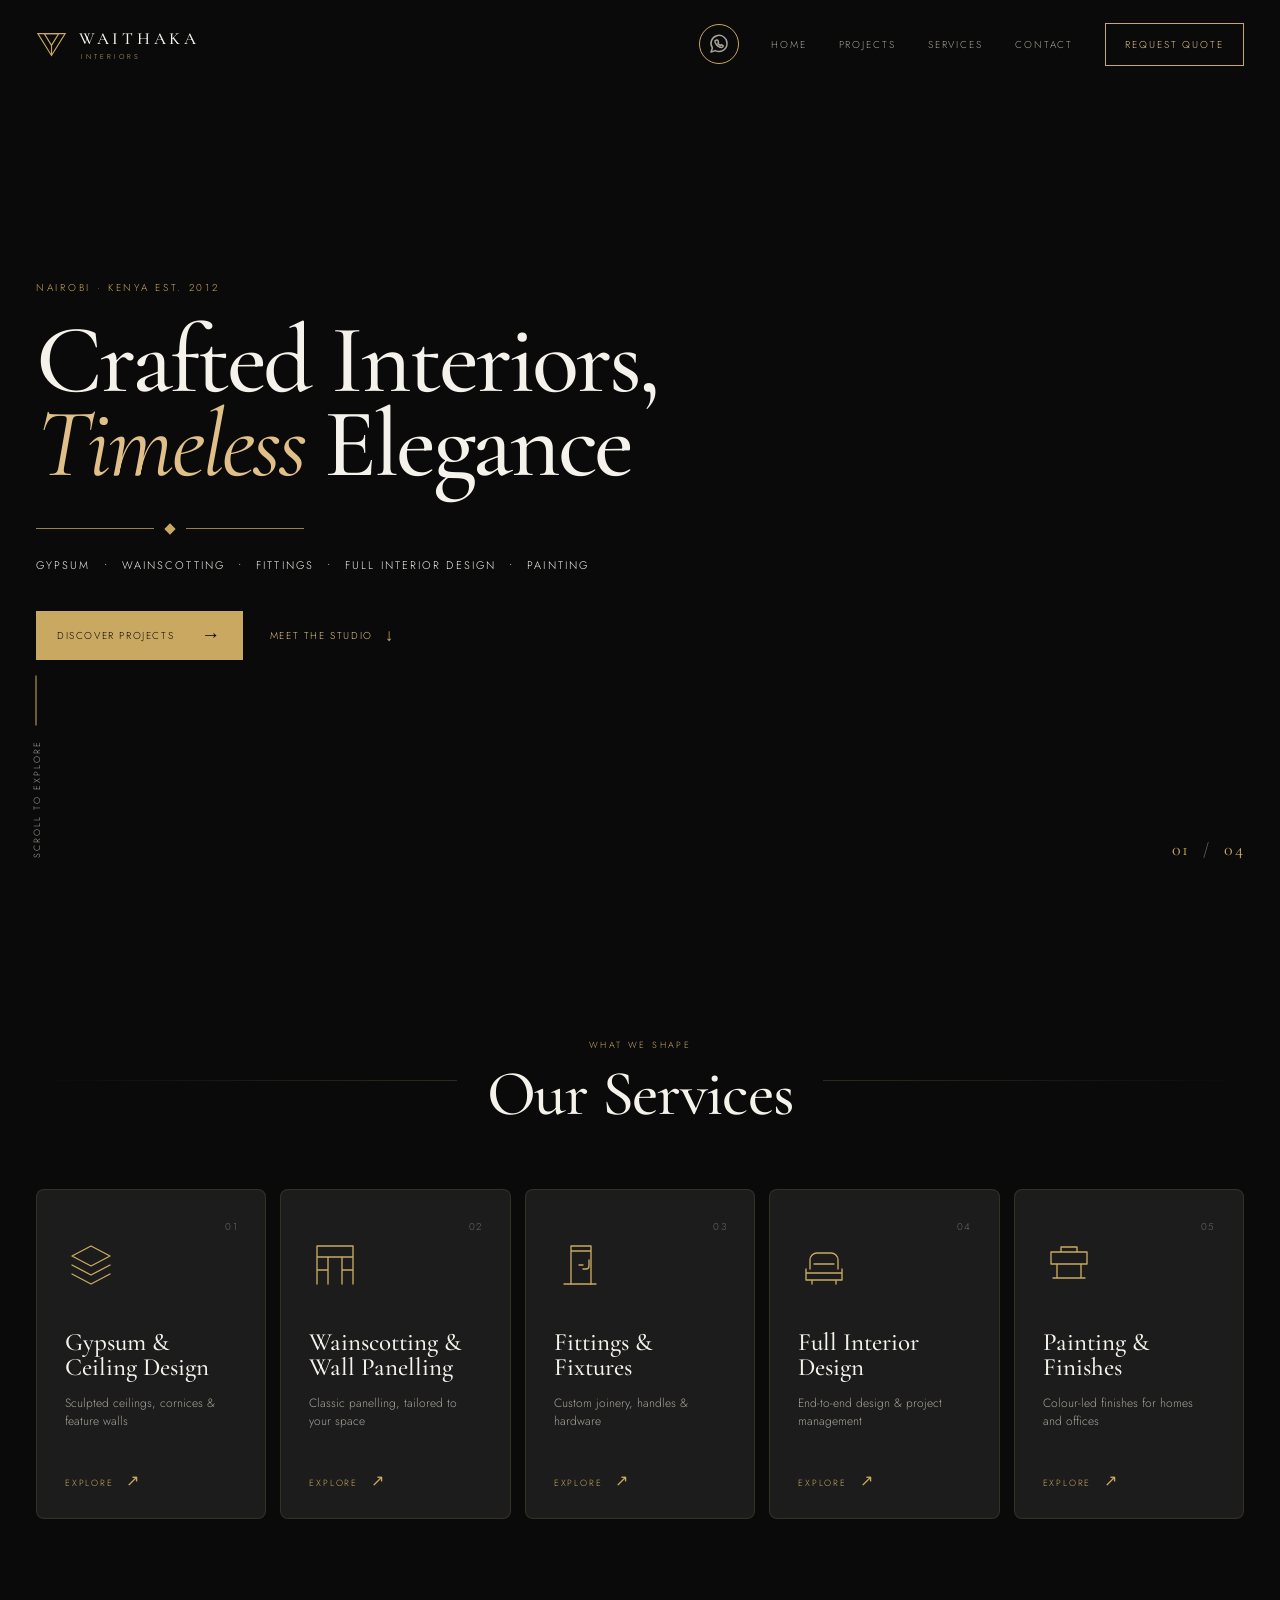
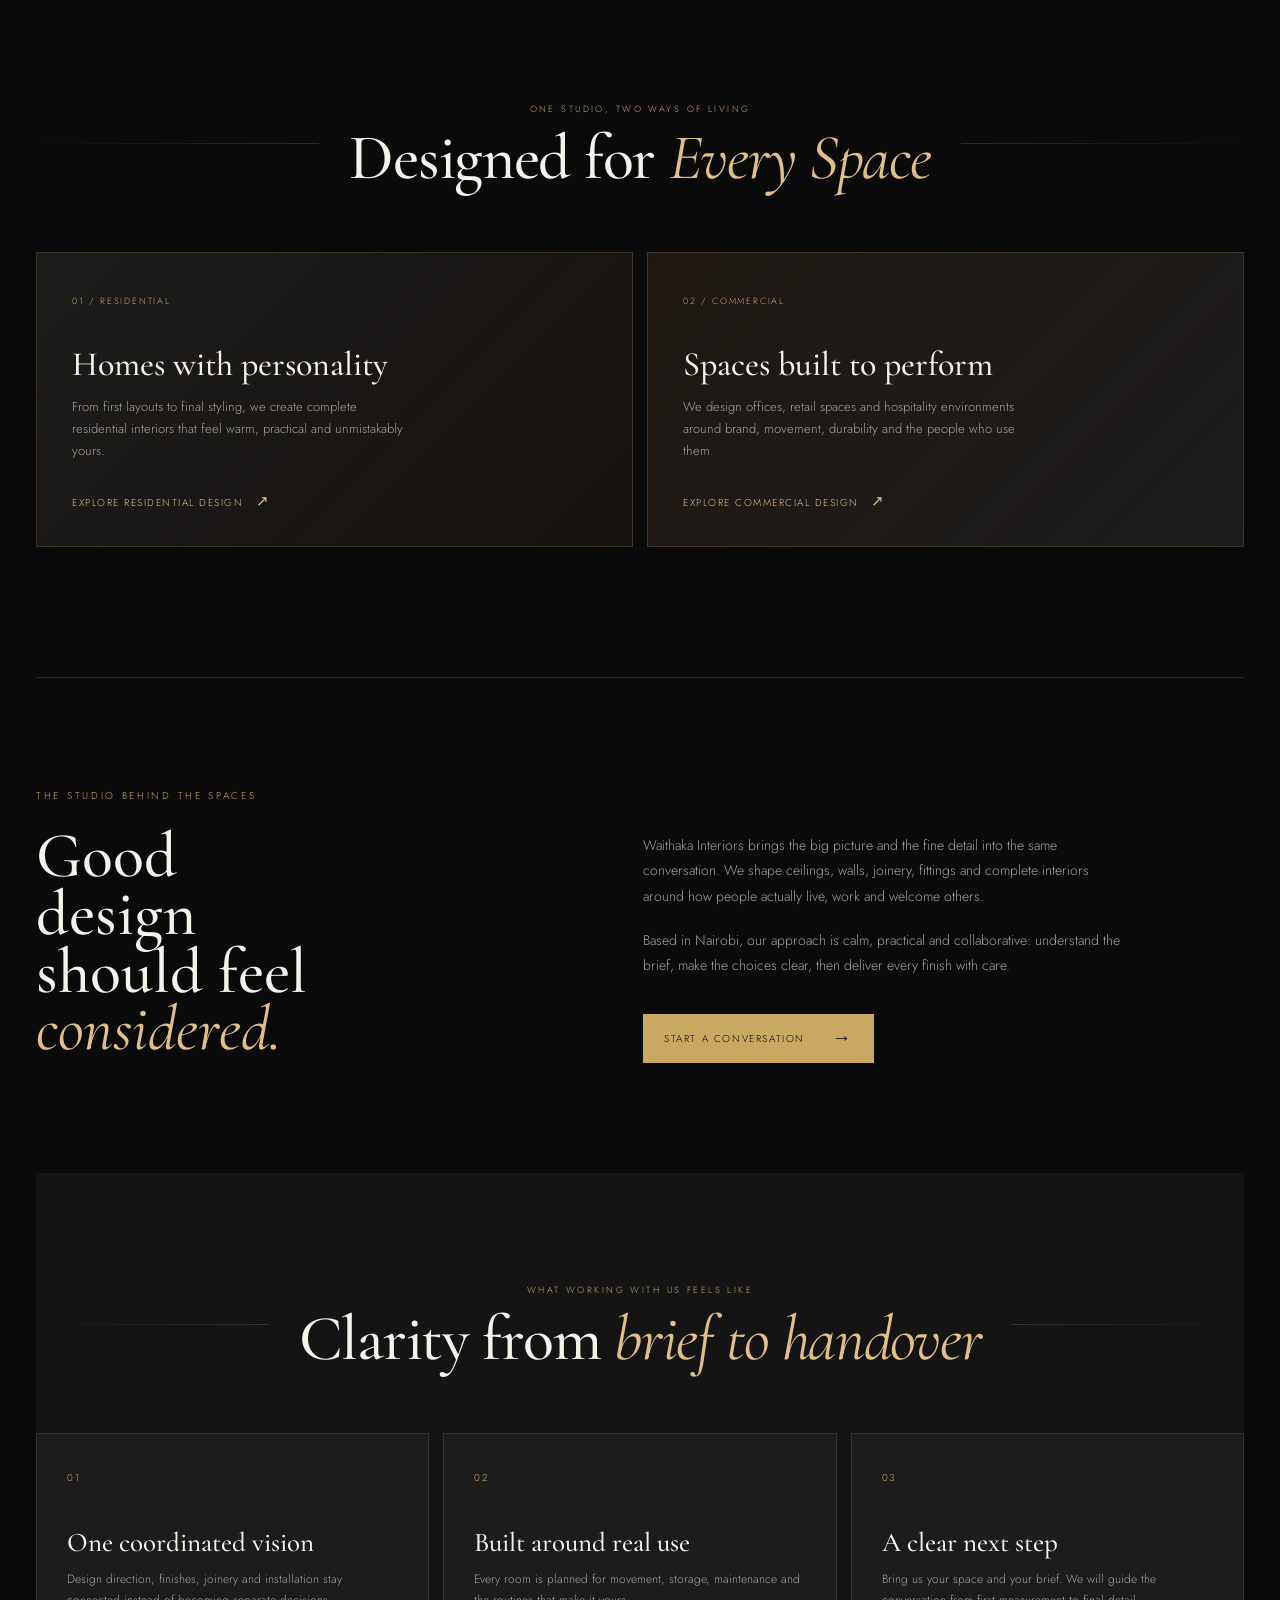
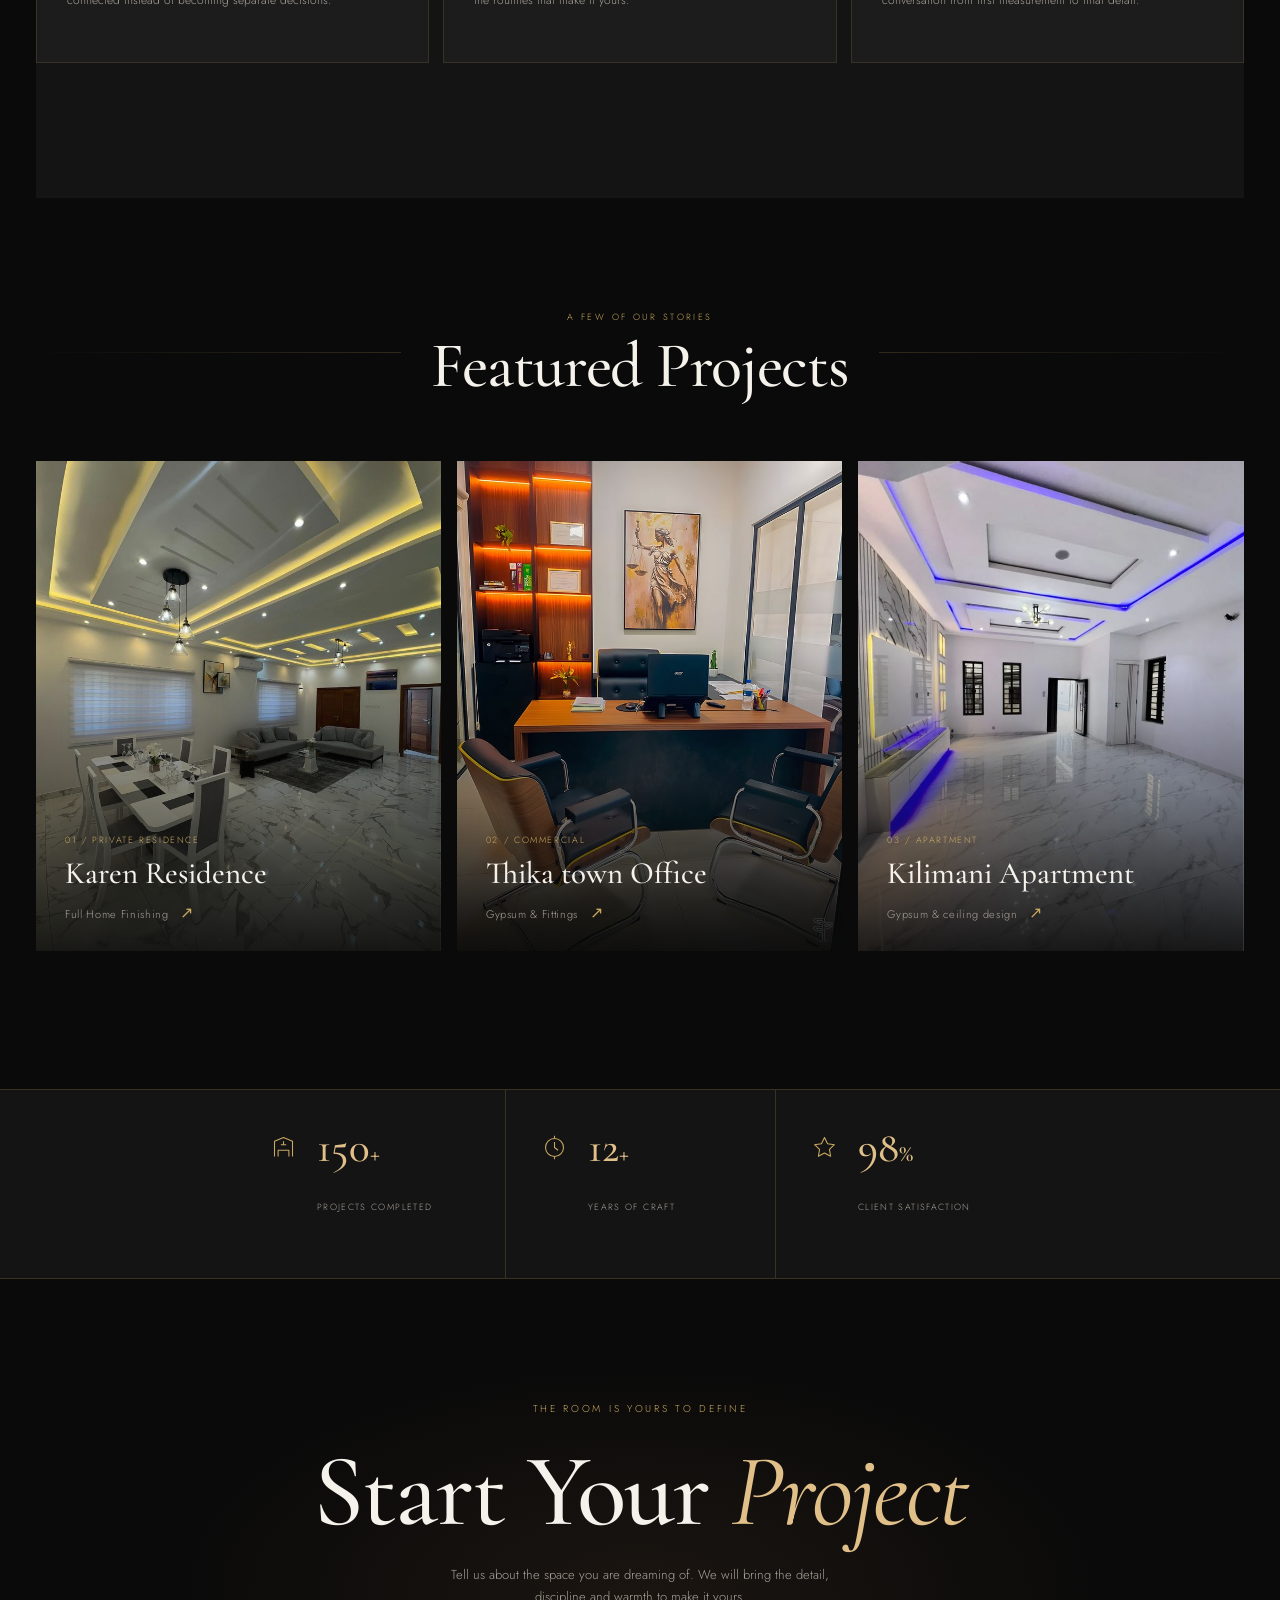
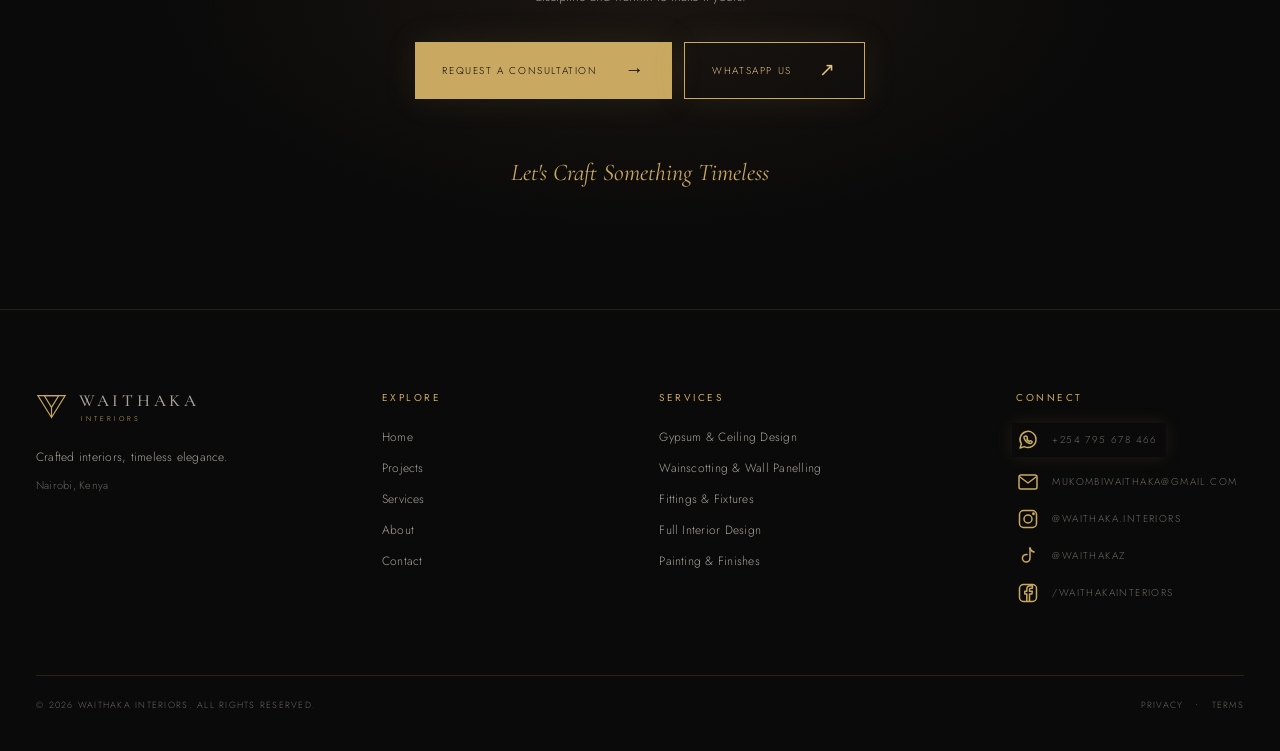
<file: index.html>
<!doctype html>
<html lang="en">
<head>
  <meta charset="UTF-8" />
  <meta name="viewport" content="width=device-width, initial-scale=1.0" />
  <meta name="description" content="Waithaka Interiors creates crafted, timeless spaces through gypsum, wainscotting, bespoke fittings and full interior design." />
  <title>Waithaka Interiors | Crafted Interiors</title>
  <link rel="preconnect" href="https://fonts.googleapis.com" />
  <link rel="preconnect" href="https://fonts.gstatic.com" crossorigin />
  <link href="https://fonts.googleapis.com/css2?family=Cormorant+Garamond:ital,wght@0,400;0,500;0,600;1,400;1,500&family=Jost:wght@300;400;500&display=swap" rel="stylesheet" />
  <link rel="stylesheet" href="style.css" />
</head>
<body>
  <header class="site-header">
    <nav class="nav-shell" aria-label="Main navigation">
      <a class="brand" href="#home" aria-label="Waithaka Interiors home">
        <svg class="brand-mark" viewBox="0 0 34 34" aria-hidden="true"><path d="M2 5h30L17 29 2 5Z"/><path d="M9 5h16L17 18 9 5Z"/><path d="M17 18v11"/></svg>
        <span class="brand-copy"><strong>WAITHAKA</strong><small>INTERIORS</small></span>
      </a>
      <button class="menu-toggle" type="button" aria-label="Open menu" aria-expanded="false"><span></span><span></span></button>
      <div class="nav-links">
        <a class="nav-whatsapp" href="https://wa.me/254795678466" target="_blank" rel="noopener" aria-label="Chat on WhatsApp">
          <svg viewBox="0 0 24 24" aria-hidden="true"><path d="M20 11.5a8 8 0 0 1-11.7 7.1L4 20l1.4-4.1A8 8 0 1 1 20 11.5Z"/><path d="M9 8.5c.2-.5.5-.5.8-.5h.5c.2 0 .4.1.5.4l.7 1.6c.1.2.1.4-.1.6l-.5.6c.5 1 1.3 1.7 2.3 2.2l.6-.5c.2-.2.4-.2.6-.1l1.5.7c.3.1.4.3.3.6-.2.8-.7 1.3-1.5 1.4-2 .1-4.7-2.1-5.7-3.5-.8-1.2-1.2-2.8-.9-3.5Z"/></svg>
        </a>
        <a href="#home">Home</a>
        <a href="#projects">Projects</a>
        <a href="#services">Services</a>
        <a href="#contact">Contact</a>
        <a class="nav-quote" href="#contact">Request Quote</a>
      </div>
    </nav>
  </header>

  <main>
    <section class="hero" id="home">
      <div class="hero-content reveal">
        <p class="eyebrow">Nairobi · Kenya <span></span> Est. 2012</p>
        <h1>Crafted Interiors,<br /><em>Timeless</em> Elegance</h1>
        <div class="ornament" aria-hidden="true"><span></span><i></i><span></span></div>
        <p class="hero-subline">Gypsum <b>•</b> Wainscotting <b>•</b> Fittings <b>•</b> Full Interior Design <b>•</b> Painting</p>
        <div class="hero-actions">
          <a class="button button-gold" href="#projects">Discover Projects <span>→</span></a>
          <a class="hero-text-link" href="#about">Meet the studio <span aria-hidden="true">↓</span></a>
        </div>
      </div>
      <div class="hero-scroll"><span>Scroll to explore</span><i></i></div>
      <div class="hero-index">01 <span>/</span> 04</div>
    </section>

    <section class="section services-section" id="services">
      <div class="section-heading reveal"><div class="flourish"></div><div><p class="eyebrow">What we shape</p><h2>Our Services</h2></div><div class="flourish"></div></div>
      <div class="services-grid">
        <a class="service-card reveal" href="services/gypsum.html" aria-label="Learn about Gypsum and Ceiling Design"><div class="service-number">01</div><svg viewBox="0 0 52 52" aria-hidden="true"><path d="M7 17 26 7l19 10-19 10L7 17Z"/><path d="M7 26l19 10 19-10M7 35l19 10 19-10"/></svg><h3>Gypsum &amp; Ceiling Design</h3><p>Sculpted ceilings, cornices &amp; feature walls</p><span class="service-card__explore">Explore <b aria-hidden="true">↗</b></span></a>
        <a class="service-card reveal" href="services/wainscotting.html" aria-label="Learn about Wainscotting and Wall Panelling"><div class="service-number">02</div><svg viewBox="0 0 52 52" aria-hidden="true"><path d="M8 45V7h36v38M8 18h36M19 18v27M33 18v27M8 31h11M33 31h11"/></svg><h3>Wainscotting &amp; Wall Panelling</h3><p>Classic panelling, tailored to your space</p><span class="service-card__explore">Explore <b aria-hidden="true">↗</b></span></a>
        <a class="service-card reveal" href="services/fittings.html" aria-label="Learn about Fittings and Fixtures"><div class="service-number">03</div><svg viewBox="0 0 52 52" aria-hidden="true"><path d="M17 45V7h20v38M17 12h20M25 26h4M35 21v6a3 3 0 0 1-3 3h-3"/><path d="M10 45h32"/></svg><h3>Fittings &amp; Fixtures</h3><p>Custom joinery, handles &amp; hardware</p><span class="service-card__explore">Explore <b aria-hidden="true">↗</b></span></a>
        <a class="service-card reveal" href="services/full-interior-design.html" aria-label="Learn about Full Interior Design"><div class="service-number">04</div><svg viewBox="0 0 52 52" aria-hidden="true"><path d="M8 30v11h36V30M12 30v-9a7 7 0 0 1 7-7h14a7 7 0 0 1 7 7v9M8 34h36M14 41v4M38 41v4M16 25h20"/></svg><h3>Full Interior Design</h3><p>End-to-end design &amp; project management</p><span class="service-card__explore">Explore <b aria-hidden="true">↗</b></span></a>
        <a class="service-card reveal" href="services/painting.html" aria-label="Learn about Residential and Commercial Painting"><div class="service-number">05</div><svg viewBox="0 0 52 52" aria-hidden="true"><path d="M8 13h36v12H8zM14 25v14M38 25v14M10 39h32M18 13V8h16v5"/></svg><h3>Painting &amp; Finishes</h3><p>Colour-led finishes for homes and offices</p><span class="service-card__explore">Explore <b aria-hidden="true">↗</b></span></a>
      </div>
    </section>

    <section class="section design-scope-section" aria-labelledby="design-scope-title">
      <div class="section-heading reveal"><div class="flourish"></div><div><p class="eyebrow">One studio, two ways of living</p><h2 id="design-scope-title">Designed for <em>Every Space</em></h2></div><div class="flourish"></div></div>
      <div class="design-scope-grid">
        <article class="design-scope-card reveal"><span class="design-scope-card__number">01 / Residential</span><h3>Homes with personality</h3><p>From first layouts to final styling, we create complete residential interiors that feel warm, practical and unmistakably yours.</p><a href="services/full-interior-design.html">Explore residential design <span aria-hidden="true">↗</span></a></article>
        <article class="design-scope-card reveal"><span class="design-scope-card__number">02 / Commercial</span><h3>Spaces built to perform</h3><p>We design offices, retail spaces and hospitality environments around brand, movement, durability and the people who use them.</p><a href="services/full-interior-design.html">Explore commercial design <span aria-hidden="true">↗</span></a></article>
      </div>
    </section>

    <section class="section about-section" id="about" aria-labelledby="about-title">
      <div class="about-grid">
        <div class="about-heading reveal"><p class="eyebrow">The studio behind the spaces</p><h2 id="about-title">Good design should feel <em>considered.</em></h2></div>
        <div class="about-copy reveal"><p>Waithaka Interiors brings the big picture and the fine detail into the same conversation. We shape ceilings, walls, joinery, fittings and complete interiors around how people actually live, work and welcome others.</p><p>Based in Nairobi, our approach is calm, practical and collaborative: understand the brief, make the choices clear, then deliver every finish with care.</p><a class="button button-gold" href="#contact">Start a conversation <span aria-hidden="true">→</span></a></div>
      </div>
    </section>

    <section class="section trust-section" aria-labelledby="trust-title">
      <div class="section-heading reveal"><div class="flourish"></div><div><p class="eyebrow">What working with us feels like</p><h2 id="trust-title">Clarity from <em>brief to handover</em></h2></div><div class="flourish"></div></div>
      <div class="trust-grid">
        <article class="trust-card reveal"><span>01</span><h3>One coordinated vision</h3><p>Design direction, finishes, joinery and installation stay connected instead of becoming separate decisions.</p></article>
        <article class="trust-card reveal"><span>02</span><h3>Built around real use</h3><p>Every room is planned for movement, storage, maintenance and the routines that make it yours.</p></article>
        <article class="trust-card reveal"><span>03</span><h3>A clear next step</h3><p>Bring us your space and your brief. We will guide the conversation from first measurement to final detail.</p></article>
      </div>
    </section>

    <section class="section projects-section" id="projects">
      <div class="section-heading reveal"><div class="flourish"></div><div><p class="eyebrow">A few of our stories</p><h2>Featured Projects</h2></div><div class="flourish"></div></div>
      <div class="projects-grid" id="featuredProjects" aria-live="polite"><p class="projects-loading">Loading featured projects...</p></div>
    </section>

    <section class="stats-section" aria-label="Studio statistics">
      <div class="stat"><svg viewBox="0 0 30 30" aria-hidden="true"><path d="M5 25V8l10-4 10 4v17M9 25v-7h12v7M12 12h6M15 8v4"/></svg><strong>150<span>+</span></strong><p>Projects Completed</p></div>
      <div class="stat"><svg viewBox="0 0 30 30" aria-hidden="true"><circle cx="15" cy="15" r="10"/><path d="M15 9v6l4 3M15 2v3M15 25v3"/></svg><strong>12<span>+</span></strong><p>Years of Craft</p></div>
      <div class="stat"><svg viewBox="0 0 30 30" aria-hidden="true"><path d="m15 4 3.4 6.8 7.6 1.1-5.5 5.3 1.3 7.5-6.8-3.6-6.8 3.6 1.3-7.5L4 11.9l7.6-1.1L15 4Z"/></svg><strong>98<span>%</span></strong><p>Client Satisfaction</p></div>
    </section>

    <section class="cta-section" id="contact">
      <p class="eyebrow reveal">The room is yours to define</p>
      <h2 class="reveal">Start Your <em>Project</em></h2>
      <p class="cta-copy reveal">Tell us about the space you are dreaming of. We will bring the detail, discipline and warmth to make it yours.</p>
      <div class="cta-actions reveal"><a class="button button-gold button-large" href="mailto:mukombiwaithaka@gmail.com">Request a Consultation <span>→</span></a><a class="button button-outline button-large" href="https://wa.me/254795678466" target="_blank" rel="noopener">WhatsApp Us <span>↗</span></a></div>
      <p class="cta-signoff reveal">Let's Craft Something Timeless</p>
    </section>
  </main>

  <footer class="site-footer" id="footer">
    <div class="footer-grid">
      <div class="footer-brand">
        <a class="brand footer-brand-link" href="#home" aria-label="Waithaka Interiors home">
          <svg class="brand-mark" viewBox="0 0 34 34" aria-hidden="true"><path d="M2 5h30L17 29 2 5Z"/><path d="M9 5h16L17 18 9 5Z"/><path d="M17 18v11"/></svg>
          <span class="brand-copy"><strong>WAITHAKA</strong><small>INTERIORS</small></span>
        </a>
        <p>Crafted interiors, timeless elegance.</p>
        <span>Nairobi, Kenya</span>
      </div>
      <div class="footer-column"><h3>Explore</h3><a href="#home">Home</a><a href="#projects">Projects</a><a href="#services">Services</a><a href="#about">About</a><a href="#contact">Contact</a></div>
      <div class="footer-column"><h3>Services</h3><a href="services/gypsum.html">Gypsum &amp; Ceiling Design</a><a href="services/wainscotting.html">Wainscotting &amp; Wall Panelling</a><a href="services/fittings.html">Fittings &amp; Fixtures</a><a href="services/full-interior-design.html">Full Interior Design</a><a href="services/painting.html">Painting &amp; Finishes</a></div>
      <div class="footer-column footer-connect"><h3>Connect</h3>
        <a class="social-link whatsapp-link" href="https://wa.me/254795678466" target="_blank" rel="noopener"><svg viewBox="0 0 24 24" aria-hidden="true"><path d="M20 11.5a8 8 0 0 1-11.7 7.1L4 20l1.4-4.1A8 8 0 1 1 20 11.5Z"/><path d="M9 8.5c.2-.5.5-.5.8-.5h.5c.2 0 .4.1.5.4l.7 1.6c.1.2.1.4-.1.6l-.5.6c.5 1 1.3 1.7 2.3 2.2l.6-.5c.2-.2.4-.2.6-.1l1.5.7c.3.1.4.3.3.6-.2.8-.7 1.3-1.5 1.4-2 .1-4.7-2.1-5.7-3.5-.8-1.2-1.2-2.8-.9-3.5Z"/></svg><span>+254 795 678 466</span></a>
        <a class="social-link email-link" href="mailto:mukombiwaithaka@gmail.com"><svg viewBox="0 0 24 24" aria-hidden="true"><rect x="3" y="5" width="18" height="14" rx="2"/><path d="m4 7 8 6 8-6"/></svg><span>mukombiwaithaka@gmail.com</span></a>
        <a class="social-link" href="https://instagram.com/waithaka.interiors" target="_blank" rel="noopener"><svg viewBox="0 0 24 24" aria-hidden="true"><rect x="3.5" y="3.5" width="17" height="17" rx="4"/><circle cx="12" cy="12" r="4"/><circle cx="17.5" cy="6.7" r=".7"/></svg><span>@waithaka.interiors</span></a>
        <a class="social-link" href="https://tiktok.com/@waithakaz" target="_blank" rel="noopener"><svg viewBox="0 0 24 24" aria-hidden="true"><path d="M14 4v10.2a3.8 3.8 0 1 1-3-3.7"/><path d="M14 4c.5 2.2 1.8 3.5 4 4"/></svg><span>@waithakaz</span></a>
        <a class="social-link" href="https://facebook.com/waithakainteriors" target="_blank" rel="noopener"><svg viewBox="0 0 24 24" aria-hidden="true"><rect x="3.5" y="3.5" width="17" height="17" rx="4"/><path d="M13.5 20v-7h2.4l.4-2.7h-2.8V8.6c0-.8.2-1.4 1.4-1.4h1.5V4.8c-.3 0-1.1-.1-2.1-.1-2.1 0-3.5 1.3-3.5 3.6v2h-2v2.7h2v7"/></svg><span>/waithakainteriors</span></a>
      </div>
    </div>
    <div class="footer-bottom"><span>© 2026 Waithaka Interiors. All rights reserved.</span><div><a href="#footer">Privacy</a><i>•</i><a href="#footer">Terms</a></div></div>
  </footer>
  <script src="script.js"></script>
</body>
</html>
</file>
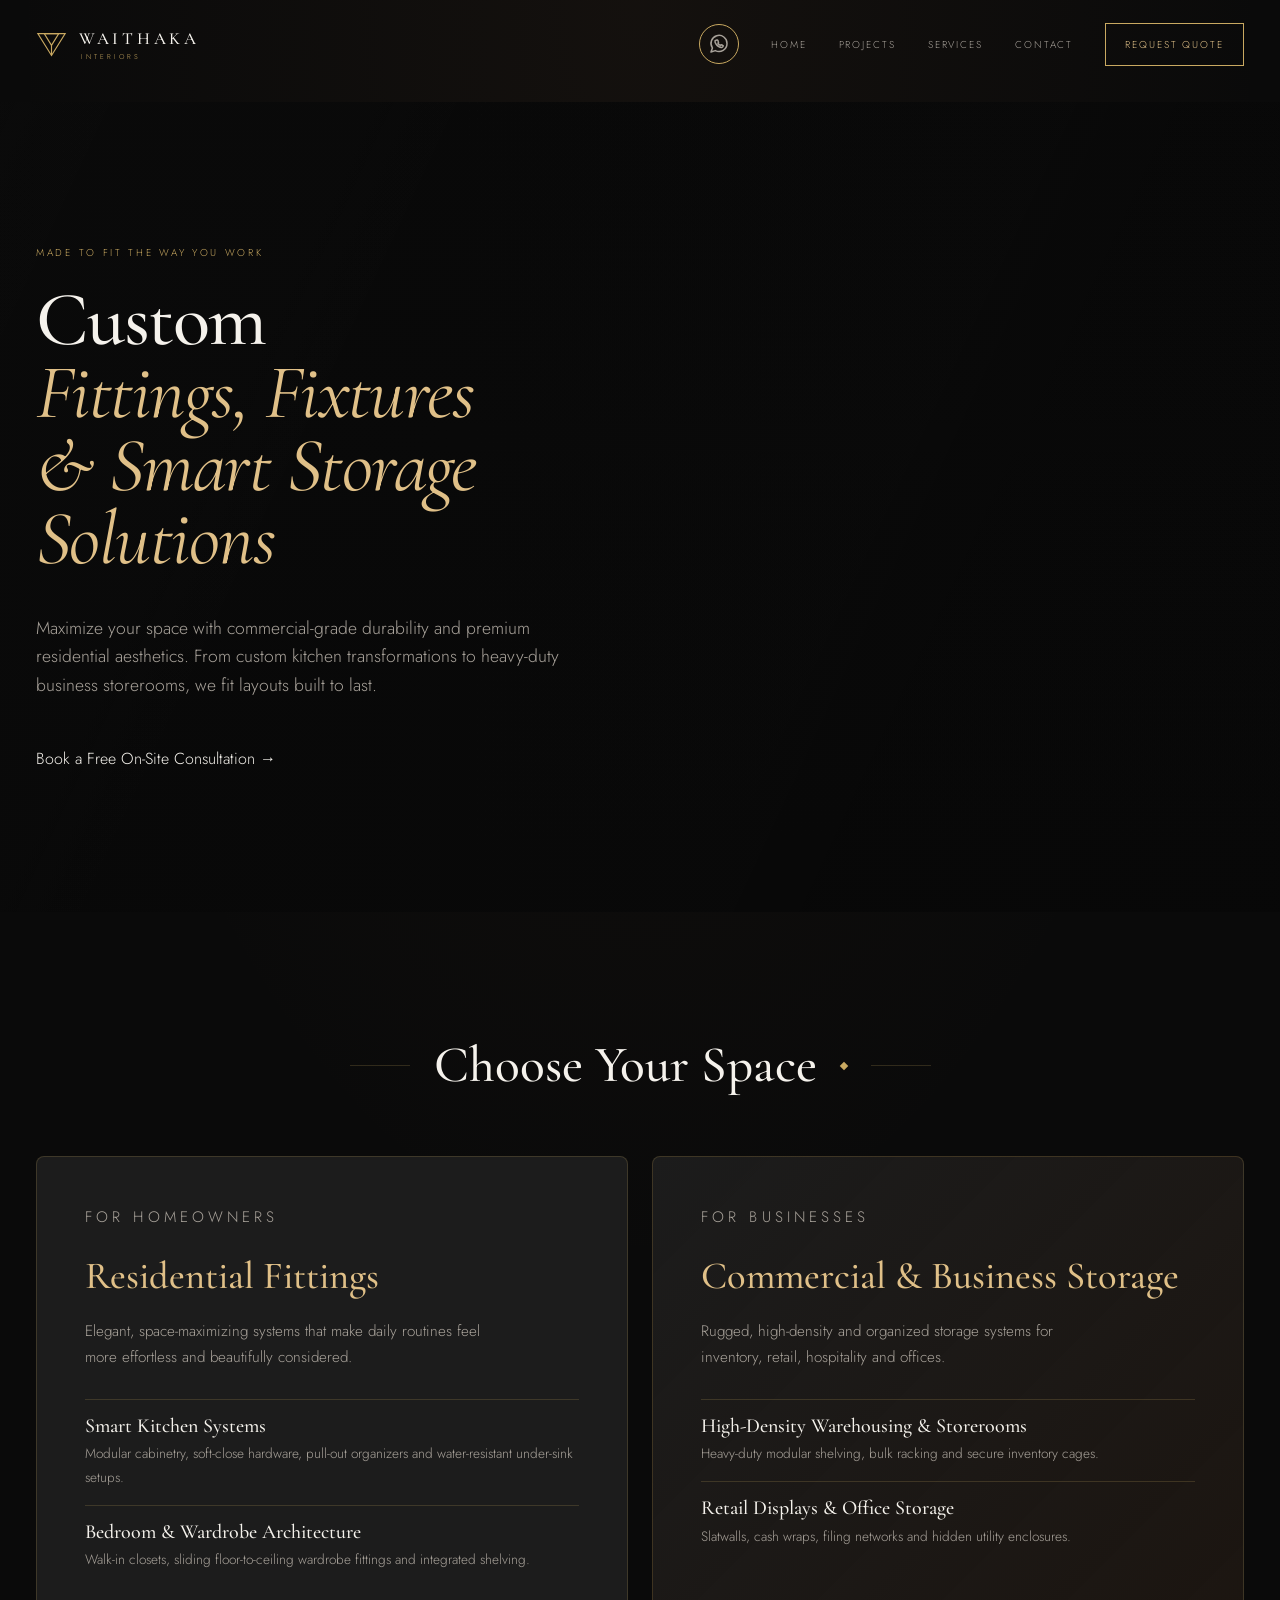
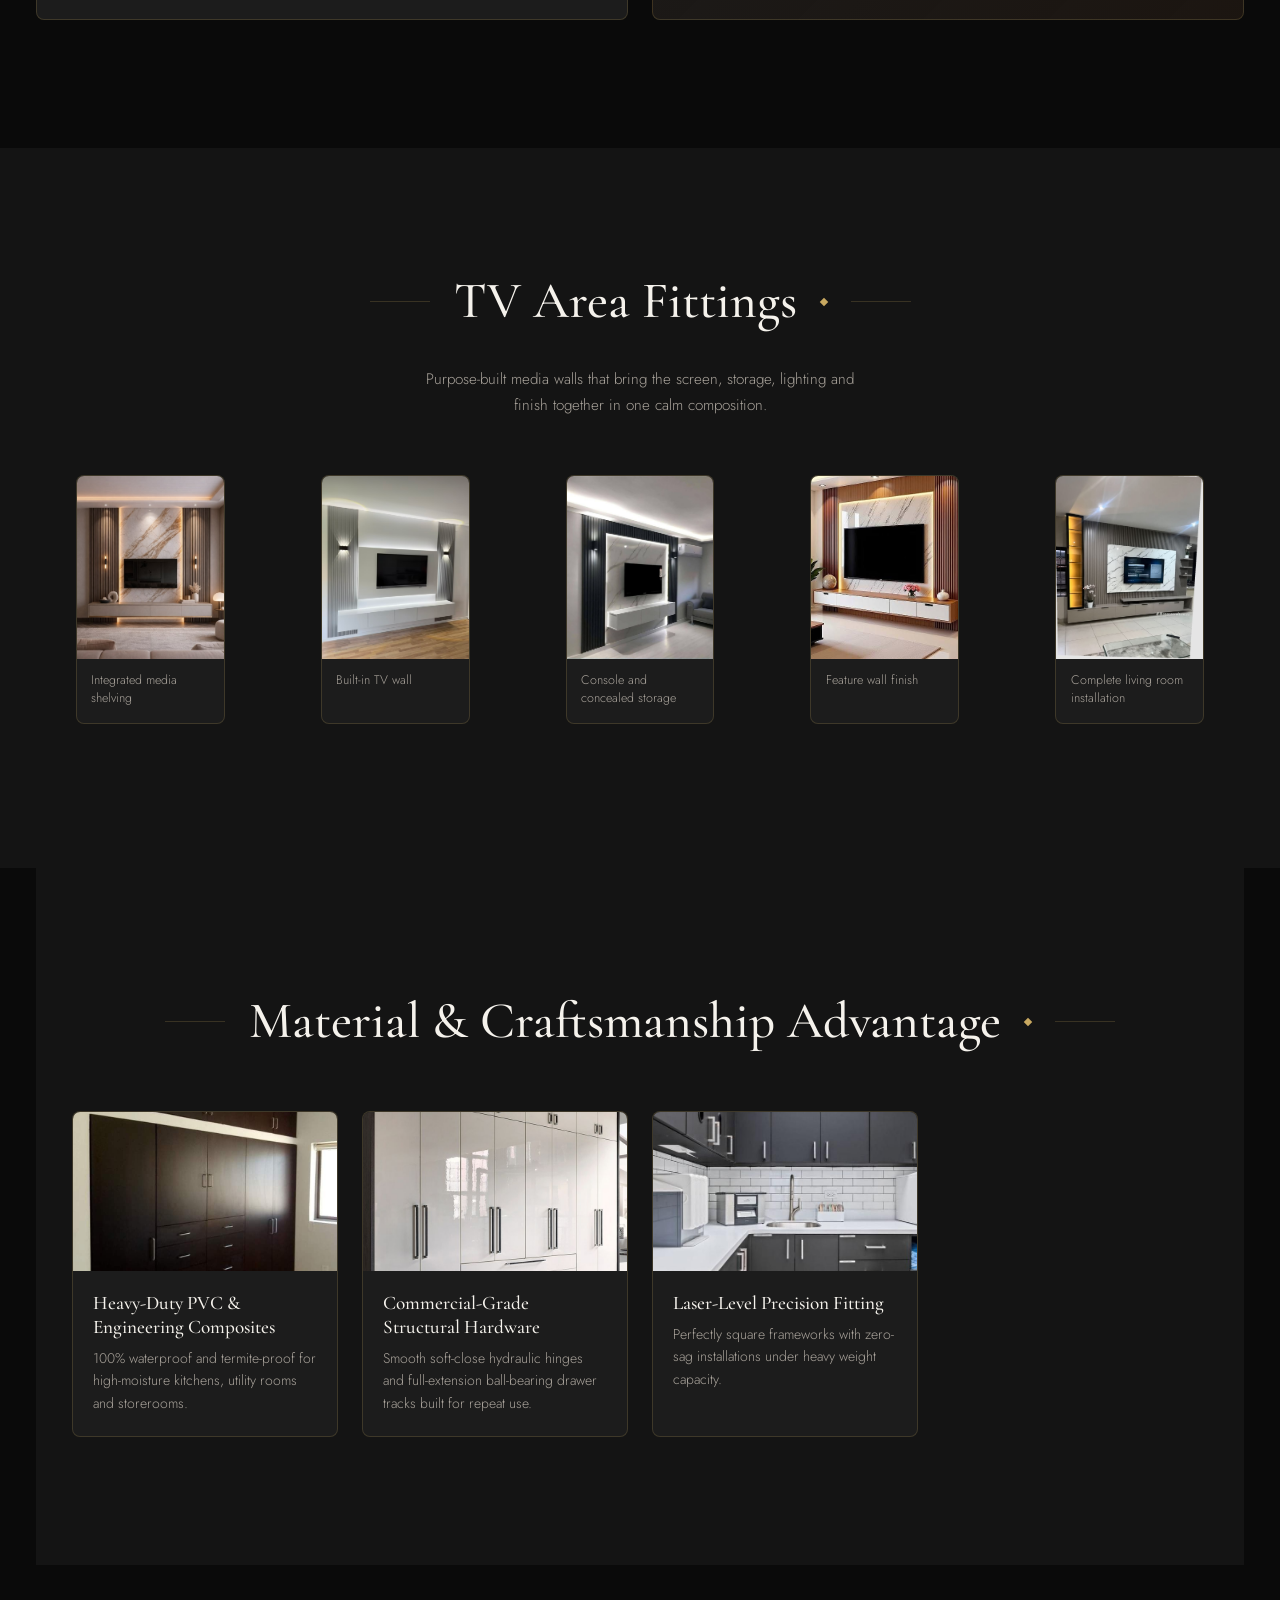
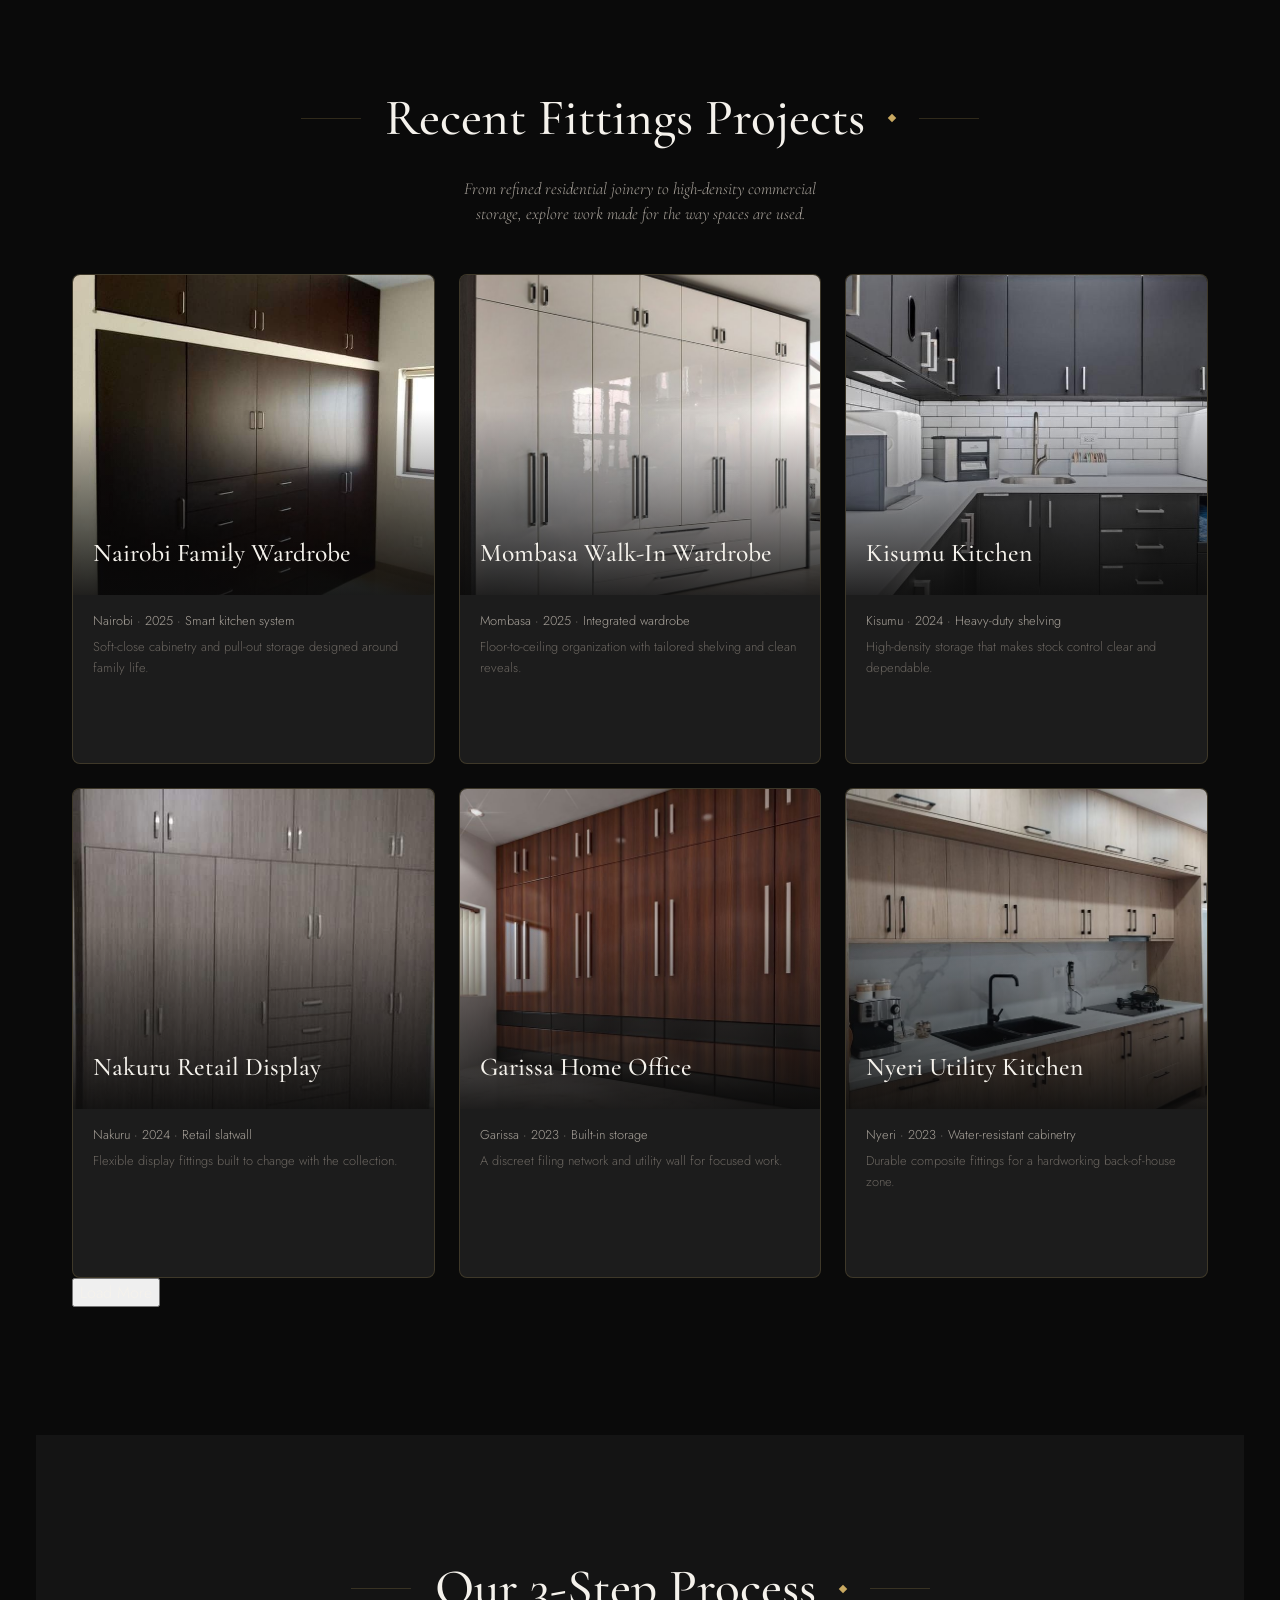
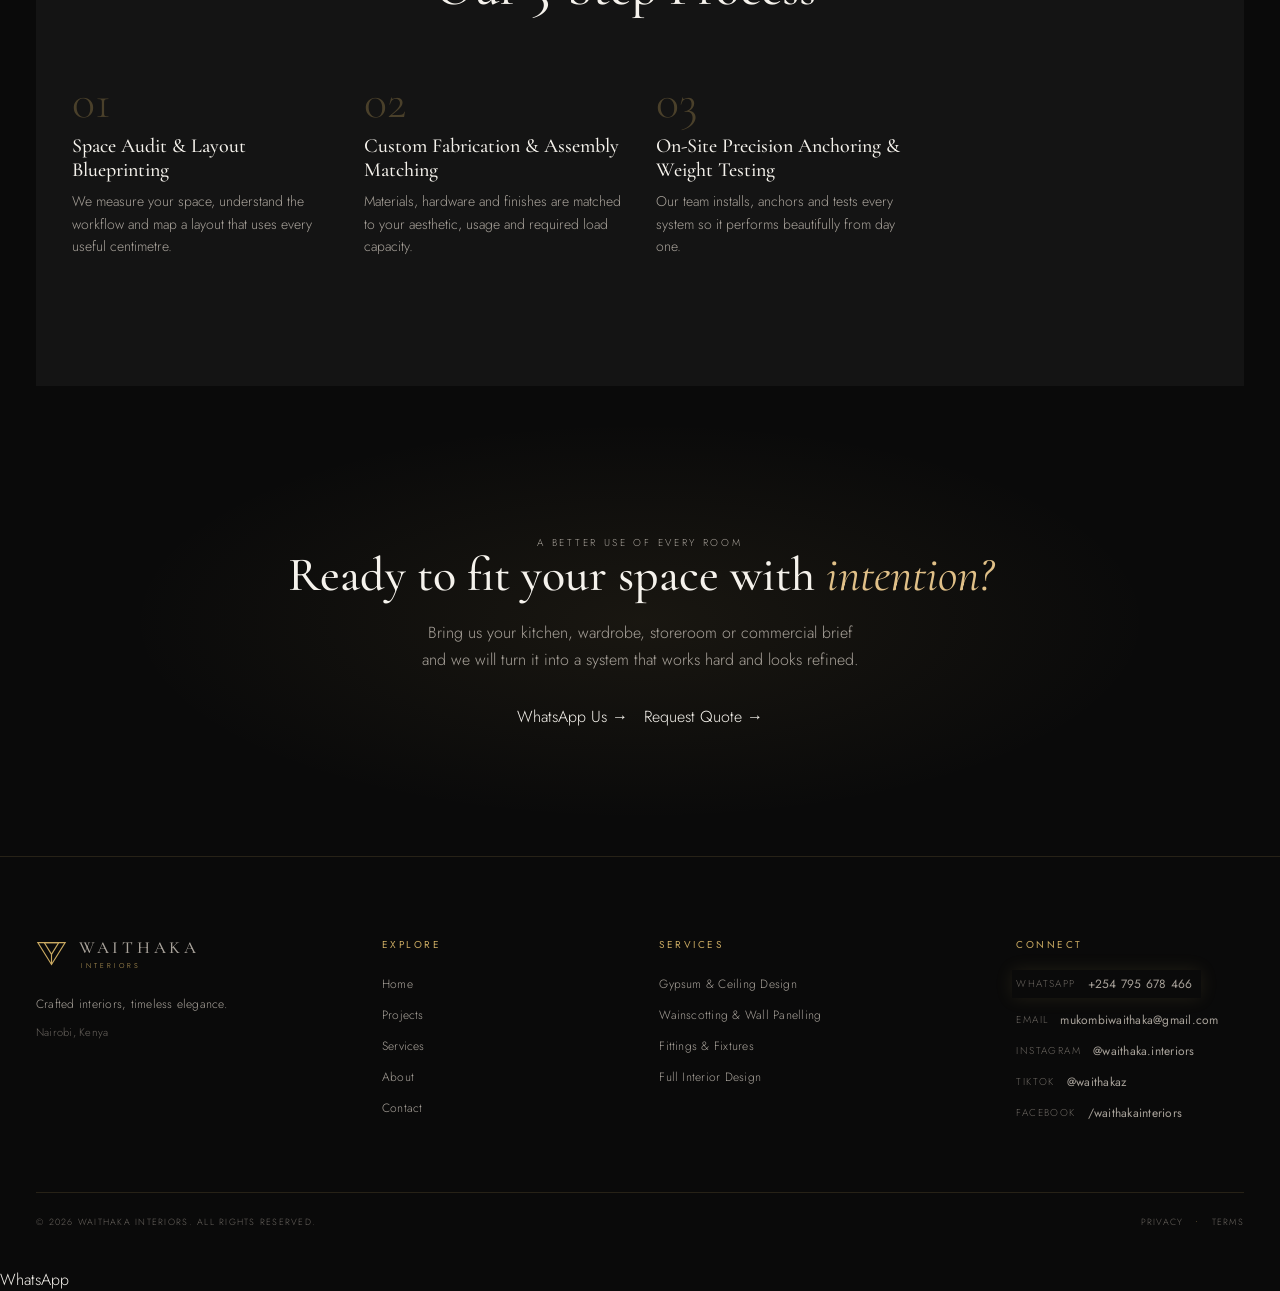
<file: services/fittings.html>
<!doctype html>
<html lang="en">
<head>
  <meta charset="UTF-8" />
  <meta name="viewport" content="width=device-width, initial-scale=1.0" />
  <meta name="description" content="Custom fittings, fixtures and smart storage solutions by Waithaka Interiors for homes, offices, retail spaces and storerooms." />
  <title>Fittings &amp; Fixtures | Waithaka Interiors</title>
  <link rel="preconnect" href="https://fonts.googleapis.com" />
  <link rel="preconnect" href="https://fonts.gstatic.com" crossorigin />
  <link href="https://fonts.googleapis.com/css2?family=Cormorant+Garamond:ital,wght@0,400;0,500;0,600;1,400;1,500&family=Jost:wght@300;400;500&display=swap" rel="stylesheet" />
  <link rel="stylesheet" href="../style.css" />
  <link rel="stylesheet" href="service.css" />
  <style>
    .service-page .container { width: min(1240px, calc(100% - 72px)); margin-right: auto; margin-left: auto; }
    .service-hub { padding: clamp(5rem, 10vw, 9rem) 0; }
    .hub-grid { display: grid; grid-template-columns: repeat(2, minmax(0, 1fr)); gap: 1.5rem; }
    .hub-card { padding: clamp(1.5rem, 4vw, 3rem); background: var(--bg-card, var(--card)); border: 1px solid var(--divider, var(--line)); border-radius: 8px; }
    .hub-card--commercial { background: linear-gradient(135deg, var(--bg-card, var(--card)), rgba(139, 94, 60, .14)); }
    .hub-card h3 { margin: 0 0 1.5rem; color: var(--gold-light, var(--gold)); font: 500 clamp(1.7rem, 3vw, 2.5rem) / .95 var(--font-serif, 'Cormorant Garamond', serif); }
    .hub-card > p { max-width: 46ch; margin: 0 0 1.75rem; color: var(--text-muted, var(--muted)); font: 300 .95rem / 1.7 var(--font-sans, 'Jost', sans-serif); }
    .hub-list { display: grid; gap: 1rem; margin: 0; padding: 0; list-style: none; }
    .hub-list li { padding-top: 1rem; border-top: 1px solid var(--divider, var(--line)); }
    .hub-list strong { display: block; margin-bottom: .35rem; color: var(--text, #f5f2ec); font: 500 1.25rem / 1 var(--font-serif, 'Cormorant Garamond', serif); }
    .hub-list span { color: var(--text-muted, var(--muted)); font: 300 .85rem / 1.6 var(--font-sans, 'Jost', sans-serif); }
    .tv-area-section { padding: clamp(5rem, 10vw, 9rem) 0; background: var(--bg-secondary, var(--surface)); }
    .tv-area-intro { max-width: 50ch; margin: -1.5rem auto 2.5rem; color: var(--text-muted, var(--muted)); text-align: center; font: 300 .95rem / 1.7 var(--font-sans, 'Jost', sans-serif); }
    .tv-area-grid { display: grid; grid-template-columns: repeat(5, minmax(0, 1fr)); gap: 1rem; }
    .tv-area-card { overflow: hidden; background: var(--bg-card, var(--card)); border: 1px solid var(--divider, var(--line)); border-radius: 8px; }
    .tv-area-card img { display: block; width: 100%; aspect-ratio: 4 / 5; object-fit: cover; transition: transform .35s ease; }
    .tv-area-card:hover img { transform: scale(1.04); }
    .tv-area-card figcaption { padding: .8rem .9rem 1rem; color: var(--text-muted, var(--muted)); font: 300 .78rem / 1.4 var(--font-sans, 'Jost', sans-serif); }
    .fittings-advantage .style-card__image { aspect-ratio: 5 / 3; }
    @media (max-width: 1024px) { .tv-area-grid { grid-template-columns: repeat(3, minmax(0, 1fr)); } }
    @media (max-width: 767px) { .service-page .container { width: calc(100% - 40px); } .hub-grid { grid-template-columns: 1fr; } .tv-area-intro { margin-top: -1rem; } .tv-area-grid { grid-template-columns: repeat(2, minmax(0, 1fr)); } }
  </style>
</head>
<body class="service-page">
  <header class="site-header">
    <nav class="nav-shell" aria-label="Main navigation">
      <a class="brand" href="../index.html#home" aria-label="Waithaka Interiors home"><svg class="brand-mark" viewBox="0 0 34 34" aria-hidden="true"><path d="M2 5h30L17 29 2 5Z"/><path d="M9 5h16L17 18 9 5Z"/><path d="M17 18v11"/></svg><span class="brand-copy"><strong>WAITHAKA</strong><small>INTERIORS</small></span></a>
      <button class="menu-toggle" type="button" aria-label="Open menu" aria-expanded="false"><span></span><span></span></button>
      <div class="nav-links">
        <a class="nav-whatsapp" href="https://wa.me/2547XXXXXXXX" target="_blank" rel="noopener" aria-label="Chat on WhatsApp"><svg viewBox="0 0 24 24" aria-hidden="true"><path d="M20 11.5a8 8 0 0 1-11.7 7.1L4 20l1.4-4.1A8 8 0 1 1 20 11.5Z"/><path d="M9 8.5c.2-.5.5-.5.8-.5h.5c.2 0 .4.1.5.4l.7 1.6c.1.2.1.4-.1.6l-.5.6c.5 1 1.3 1.7 2.3 2.2l.6-.5c.2-.2.4-.2.6-.1l1.5.7c.3.1.4.3.3.6-.2.8-.7 1.3-1.5 1.4-2 .1-4.7-2.1-5.7-3.5-.8-1.2-1.2-2.8-.9-3.5Z"/></svg></a>
        <a href="../index.html#home">Home</a><a href="#projects">Projects</a><a href="#services">Services</a><a href="../index.html#contact">Contact</a><a class="nav-quote" href="../index.html#contact">Request Quote</a>
      </div>
    </nav>
  </header>

  <main>
    <section class="service-hero" style="--service-hero-image: url('https://images.unsplash.com/photo-1556911220-bff31c812dba?auto=format&amp;fit=crop&amp;w=2400&amp;q=90');">
      <div class="container">
        <p class="eyebrow">Made to fit the way you work</p>
        <h1>Custom <em>Fittings, Fixtures &amp; Smart Storage Solutions</em></h1>
        <div class="gold-divider" aria-hidden="true"><span></span><i></i><span></span></div>
        <p class="lede">Maximize your space with commercial-grade durability and premium residential aesthetics. From custom kitchen transformations to heavy-duty business storerooms, we fit layouts built to last.</p>
        <div class="btn-row"><a class="btn btn--gold" href="https://wa.me/2547XXXXXXXX" target="_blank" rel="noopener">Book a Free On-Site Consultation <span aria-hidden="true">→</span></a></div>
      </div>
    </section>

    <section class="service-hub" id="services">
      <div class="container">
        <div class="section-title"><span></span><h2>Choose Your Space</h2><i aria-hidden="true"></i><span></span></div>
        <div class="hub-grid">
          <article class="hub-card"><p class="eyebrow">For homeowners</p><h3>Residential Fittings</h3><p>Elegant, space-maximizing systems that make daily routines feel more effortless and beautifully considered.</p><ul class="hub-list"><li><strong>Smart Kitchen Systems</strong><span>Modular cabinetry, soft-close hardware, pull-out organizers and water-resistant under-sink setups.</span></li><li><strong>Bedroom &amp; Wardrobe Architecture</strong><span>Walk-in closets, sliding floor-to-ceiling wardrobe fittings and integrated shelving.</span></li></ul></article>
          <article class="hub-card hub-card--commercial"><p class="eyebrow">For businesses</p><h3>Commercial &amp; Business Storage</h3><p>Rugged, high-density and organized storage systems for inventory, retail, hospitality and offices.</p><ul class="hub-list"><li><strong>High-Density Warehousing &amp; Storerooms</strong><span>Heavy-duty modular shelving, bulk racking and secure inventory cages.</span></li><li><strong>Retail Displays &amp; Office Storage</strong><span>Slatwalls, cash wraps, filing networks and hidden utility enclosures.</span></li></ul></article>
        </div>
      </div>
    </section>

    <section class="tv-area-section" id="tv-area">
      <div class="container">
        <div class="section-title"><span></span><h2>TV Area Fittings</h2><i aria-hidden="true"></i><span></span></div>
        <p class="tv-area-intro">Purpose-built media walls that bring the screen, storage, lighting and finish together in one calm composition.</p>
        <div class="tv-area-grid">
          <figure class="tv-area-card"><img src="../tv area/t1.jpeg" alt="Custom TV area fitting with integrated shelving" loading="lazy" /><figcaption>Integrated media shelving</figcaption></figure>
          <figure class="tv-area-card"><img src="../tv area/t2.jpeg" alt="Modern built-in TV wall fitting" loading="lazy" /><figcaption>Built-in TV wall</figcaption></figure>
          <figure class="tv-area-card"><img src="../tv area/t3.jpeg" alt="Contemporary TV console and wall storage" loading="lazy" /><figcaption>Console and concealed storage</figcaption></figure>
          <figure class="tv-area-card"><img src="../tv area/t4.jpeg" alt="Feature TV wall with decorative finish" loading="lazy" /><figcaption>Feature wall finish</figcaption></figure>
          <figure class="tv-area-card"><img src="../tv area/t5.jpeg" alt="Complete living room TV area installation" loading="lazy" /><figcaption>Complete living room installation</figcaption></figure>
        </div>
      </div>
    </section>

    <section class="service-styles section fittings-advantage" id="advantage">
      <div class="container">
        <div class="section-title"><span></span><h2>Material &amp; Craftsmanship Advantage</h2><i aria-hidden="true"></i><span></span></div>
        <div class="styles-grid">
          <article class="style-card"><div class="style-card__image"><img src="../fittings/fittings1.jpeg" alt="Premium kitchen cabinetry with durable composite surfaces" loading="lazy" /></div><h3>Heavy-Duty PVC &amp; Engineering Composites</h3><p>100% waterproof and termite-proof for high-moisture kitchens, utility rooms and storerooms.</p></article>
          <article class="style-card"><div class="style-card__image"><img src="../fittings/fittings2.jpeg" alt="Close-up of high quality cabinet hardware and drawer fittings" loading="lazy" /></div><h3>Commercial-Grade Structural Hardware</h3><p>Smooth soft-close hydraulic hinges and full-extension ball-bearing drawer tracks built for repeat use.</p></article>
          <article class="style-card"><div class="style-card__image"><img src="../fittings/fittings3.jpeg" alt="Precisely aligned built-in wardrobe and storage installation" loading="lazy" /></div><h3>Laser-Level Precision Fitting</h3><p>Perfectly square frameworks with zero-sag installations under heavy weight capacity.</p></article>
        </div>
      </div>
    </section>

    <section class="service-projects section" id="projects">
      <div class="container"><div class="section-title"><span></span><h2>Recent Fittings Projects</h2><i aria-hidden="true"></i><span></span></div><p class="section-sub">From refined residential joinery to high-density commercial storage, explore work made for the way spaces are used.</p><p class="projects-loading" id="projectsLoading">Loading recent projects...</p><div class="projects-grid" id="projectsGrid" aria-live="polite"></div><div class="btn-row"><button class="btn btn--ghost" id="loadMoreBtn" type="button" hidden>Load More</button></div></div>
    </section>

    <section class="service-process section"><div class="container"><div class="section-title"><span></span><h2>Our 3-Step Process</h2><i aria-hidden="true"></i><span></span></div><ol class="process-grid"><li><span class="step-num">01</span><h3>Space Audit &amp; Layout Blueprinting</h3><p>We measure your space, understand the workflow and map a layout that uses every useful centimetre.</p></li><li><span class="step-num">02</span><h3>Custom Fabrication &amp; Assembly Matching</h3><p>Materials, hardware and finishes are matched to your aesthetic, usage and required load capacity.</p></li><li><span class="step-num">03</span><h3>On-Site Precision Anchoring &amp; Weight Testing</h3><p>Our team installs, anchors and tests every system so it performs beautifully from day one.</p></li></ol></div></section>

    <section class="service-cta section"><div class="container"><p class="eyebrow">A better use of every room</p><h2>Ready to fit your space with <em>intention?</em></h2><p>Bring us your kitchen, wardrobe, storeroom or commercial brief and we will turn it into a system that works hard and looks refined.</p><div class="btn-row"><a class="btn btn--gold" href="https://wa.me/2547XXXXXXXX" target="_blank" rel="noopener">WhatsApp Us <span aria-hidden="true">→</span></a><a class="btn btn--ghost" href="../index.html#contact">Request Quote <span aria-hidden="true">→</span></a></div></div></section>
  </main>

  <footer class="site-footer" id="footer"><div class="footer-grid"><div class="footer-brand"><a class="brand footer-brand-link" href="../index.html#home" aria-label="Waithaka Interiors home"><svg class="brand-mark" viewBox="0 0 34 34" aria-hidden="true"><path d="M2 5h30L17 29 2 5Z"/><path d="M9 5h16L17 18 9 5Z"/><path d="M17 18v11"/></svg><span class="brand-copy"><strong>WAITHAKA</strong><small>INTERIORS</small></span></a><p>Crafted interiors, timeless elegance.</p><span>Nairobi, Kenya</span></div><div class="footer-column"><h3>Explore</h3><a href="../index.html#home">Home</a><a href="#projects">Projects</a><a href="#services">Services</a><a href="../index.html#about">About</a><a href="../index.html#contact">Contact</a></div><div class="footer-column"><h3>Services</h3><a href="gypsum.html">Gypsum &amp; Ceiling Design</a><a href="wainscotting.html">Wainscotting &amp; Wall Panelling</a><a href="fittings.html">Fittings &amp; Fixtures</a><a href="full-interior-design.html">Full Interior Design</a></div><div class="footer-column footer-connect"><h3>Connect</h3><a class="social-link whatsapp-link" href="https://wa.me/2547XXXXXXXX" target="_blank" rel="noopener"><svg viewBox="0 0 24 24" aria-hidden="true"><path d="M20 11.5a8 8 0 0 1-11.7 7.1L4 20l1.4-4.1A8 8 0 1 1 20 11.5Z"/><path d="M9 8.5c.2-.5.5-.5.8-.5h.5c.2 0 .4.1.5.4l.7 1.6c.1.2.1.4-.1.6l-.5.6c.5 1 1.3 1.7 2.3 2.2l.6-.5c.2-.2.4-.2.6-.1l1.5.7c.3.1.4.3.3.6-.2.8-.7 1.3-1.5 1.4-2 .1-4.7-2.1-5.7-3.5-.8-1.2-1.2-2.8-.9-3.5Z"/></svg><span>+254 7XX XXX XXX</span></a><a class="social-link" href="https://instagram.com/waithaka.interiors" target="_blank" rel="noopener"><svg viewBox="0 0 24 24" aria-hidden="true"><rect x="3.5" y="3.5" width="17" height="17" rx="4"/><circle cx="12" cy="12" r="4"/><circle cx="17.5" cy="6.7" r=".7"/></svg><span>@waithaka.interiors</span></a><a class="social-link" href="https://tiktok.com/@waithaka.interiors" target="_blank" rel="noopener"><svg viewBox="0 0 24 24" aria-hidden="true"><path d="M14 4v10.2a3.8 3.8 0 1 1-3-3.7"/><path d="M14 4c.5 2.2 1.8 3.5 4 4"/></svg><span>@waithaka.interiors</span></a><a class="social-link" href="https://facebook.com/waithakainteriors" target="_blank" rel="noopener"><svg viewBox="0 0 24 24" aria-hidden="true"><rect x="3.5" y="3.5" width="17" height="17" rx="4"/><path d="M13.5 20v-7h2.4l.4-2.7h-2.8V8.6c0-.8.2-1.4 1.4-1.4h1.5V4.8c-.3 0-1.1-.1-2.1-.1-2.1 0-3.5 1.3-3.5 3.6v2h-2v2.7h2v7"/></svg><span>/waithakainteriors</span></a></div></div><div class="footer-bottom"><span>© 2025 Waithaka Interiors. All rights reserved.</span><div><a href="#footer">Privacy</a><i>•</i><a href="#footer">Terms</a></div></div></footer>
  <a class="whatsapp-bubble" href="https://wa.me/2547XXXXXXXX" target="_blank" rel="noopener" aria-label="Chat with Waithaka Interiors on WhatsApp">WhatsApp</a>

  <div class="lightbox" id="lightbox" role="dialog" aria-modal="true" aria-label="Project image viewer" aria-hidden="true"><button class="lightbox__close" id="lightboxClose" type="button" aria-label="Close image viewer">×</button><button class="lightbox__nav lightbox__nav--prev" id="lightboxPrev" type="button" aria-label="Previous project">←</button><figure class="lightbox__figure"><img class="lightbox__img" id="lightboxImage" alt="" /><figcaption class="lightbox__caption" id="lightboxCaption"></figcaption></figure><button class="lightbox__nav lightbox__nav--next" id="lightboxNext" type="button" aria-label="Next project">→</button></div>

  <!-- Service-page classes not yet in the original style.css are provided by service.css. -->
  <script>
    const header = document.querySelector('.site-header');
    const menuToggle = document.querySelector('.menu-toggle');
    const navLinks = document.querySelector('.nav-links');
    const projectsGrid = document.querySelector('#projectsGrid');
    const projectsLoading = document.querySelector('#projectsLoading');
    const loadMoreButton = document.querySelector('#loadMoreBtn');
    const lightbox = document.querySelector('#lightbox');
    const lightboxImage = document.querySelector('#lightboxImage');
    const lightboxCaption = document.querySelector('#lightboxCaption');
    const pageSize = 6;
    let projects = [];
    let visibleCount = 0;
    let activeProject = 0;
    const updateHeader = () => header.classList.toggle('scrolled', window.scrollY > 24);
    window.addEventListener('scroll', updateHeader, { passive: true });
    updateHeader();
    menuToggle.addEventListener('click', () => { const open = navLinks.classList.toggle('open'); menuToggle.classList.toggle('active', open); menuToggle.setAttribute('aria-expanded', String(open)); menuToggle.setAttribute('aria-label', open ? 'Close menu' : 'Open menu'); });
    document.querySelectorAll('.nav-links a').forEach((link) => link.addEventListener('click', () => { navLinks.classList.remove('open'); menuToggle.classList.remove('active'); menuToggle.setAttribute('aria-expanded', 'false'); }));
    const openLightbox = (index) => { activeProject = index; const project = projects[activeProject]; lightboxImage.src = project.image; lightboxImage.alt = project.title; lightboxCaption.textContent = `${project.title} — ${project.location} · ${project.year} · ${project.style}`; lightbox.classList.add('is-open'); lightbox.setAttribute('aria-hidden', 'false'); document.body.style.overflow = 'hidden'; document.querySelector('#lightboxClose').focus(); };
    const closeLightbox = () => { lightbox.classList.remove('is-open'); lightbox.setAttribute('aria-hidden', 'true'); document.body.style.overflow = ''; };
    const renderProjects = () => { projects.slice(visibleCount, visibleCount + pageSize).forEach((project, index) => { const projectIndex = visibleCount + index; const card = document.createElement('article'); card.className = 'project-card'; card.tabIndex = 0; card.setAttribute('role', 'button'); card.setAttribute('aria-label', `View ${project.title}`); card.innerHTML = `<div class="project-card__media"><img src="${project.image}" alt="${project.title}" loading="lazy"><h3>${project.title}</h3></div><div class="project-card__meta"><span>${project.location} · ${project.year} · ${project.style}</span><span class="caption">${project.caption}</span></div>`; card.addEventListener('click', () => openLightbox(projectIndex)); card.addEventListener('keydown', (event) => { if (event.key === 'Enter' || event.key === ' ') { event.preventDefault(); openLightbox(projectIndex); } }); projectsGrid.append(card); }); visibleCount += Math.min(pageSize, projects.length - visibleCount); loadMoreButton.hidden = visibleCount >= projects.length; };
    const moveLightbox = (direction) => openLightbox((activeProject + direction + projects.length) % projects.length);
    document.querySelector('#lightboxClose').addEventListener('click', closeLightbox); document.querySelector('#lightboxPrev').addEventListener('click', () => moveLightbox(-1)); document.querySelector('#lightboxNext').addEventListener('click', () => moveLightbox(1)); lightbox.addEventListener('click', (event) => { if (event.target === lightbox) closeLightbox(); }); document.addEventListener('keydown', (event) => { if (!lightbox.classList.contains('is-open')) return; if (event.key === 'Escape') closeLightbox(); if (event.key === 'ArrowLeft') moveLightbox(-1); if (event.key === 'ArrowRight') moveLightbox(1); }); loadMoreButton.addEventListener('click', renderProjects);
    fetch('fittings-projects.json').then((response) => { if (!response.ok) throw new Error('Project data unavailable'); return response.json(); }).then((data) => { projects = data; projectsLoading.hidden = true; renderProjects(); }).catch(() => { projectsLoading.textContent = 'Project gallery unavailable. Please try again shortly.'; });
  </script>
  <script src="contact-consistency.js"></script>
</body>
</html>
</file>
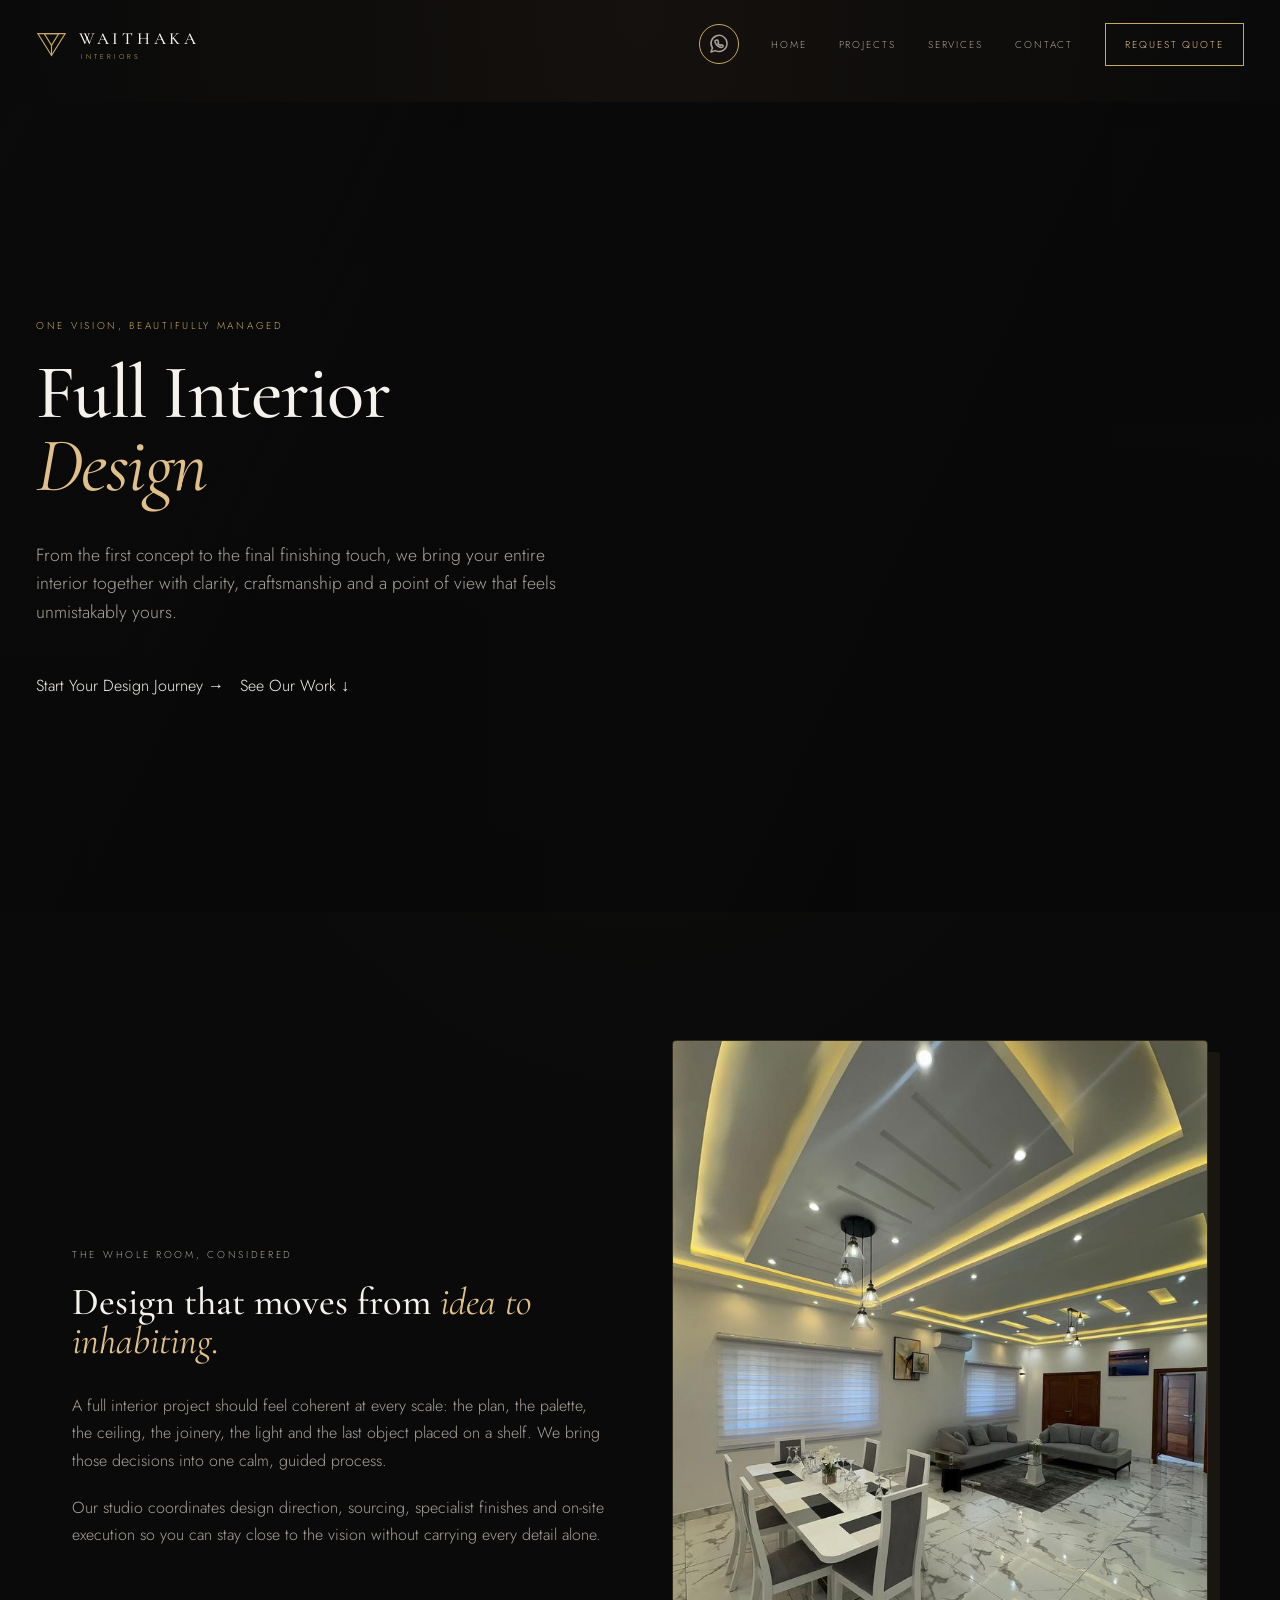
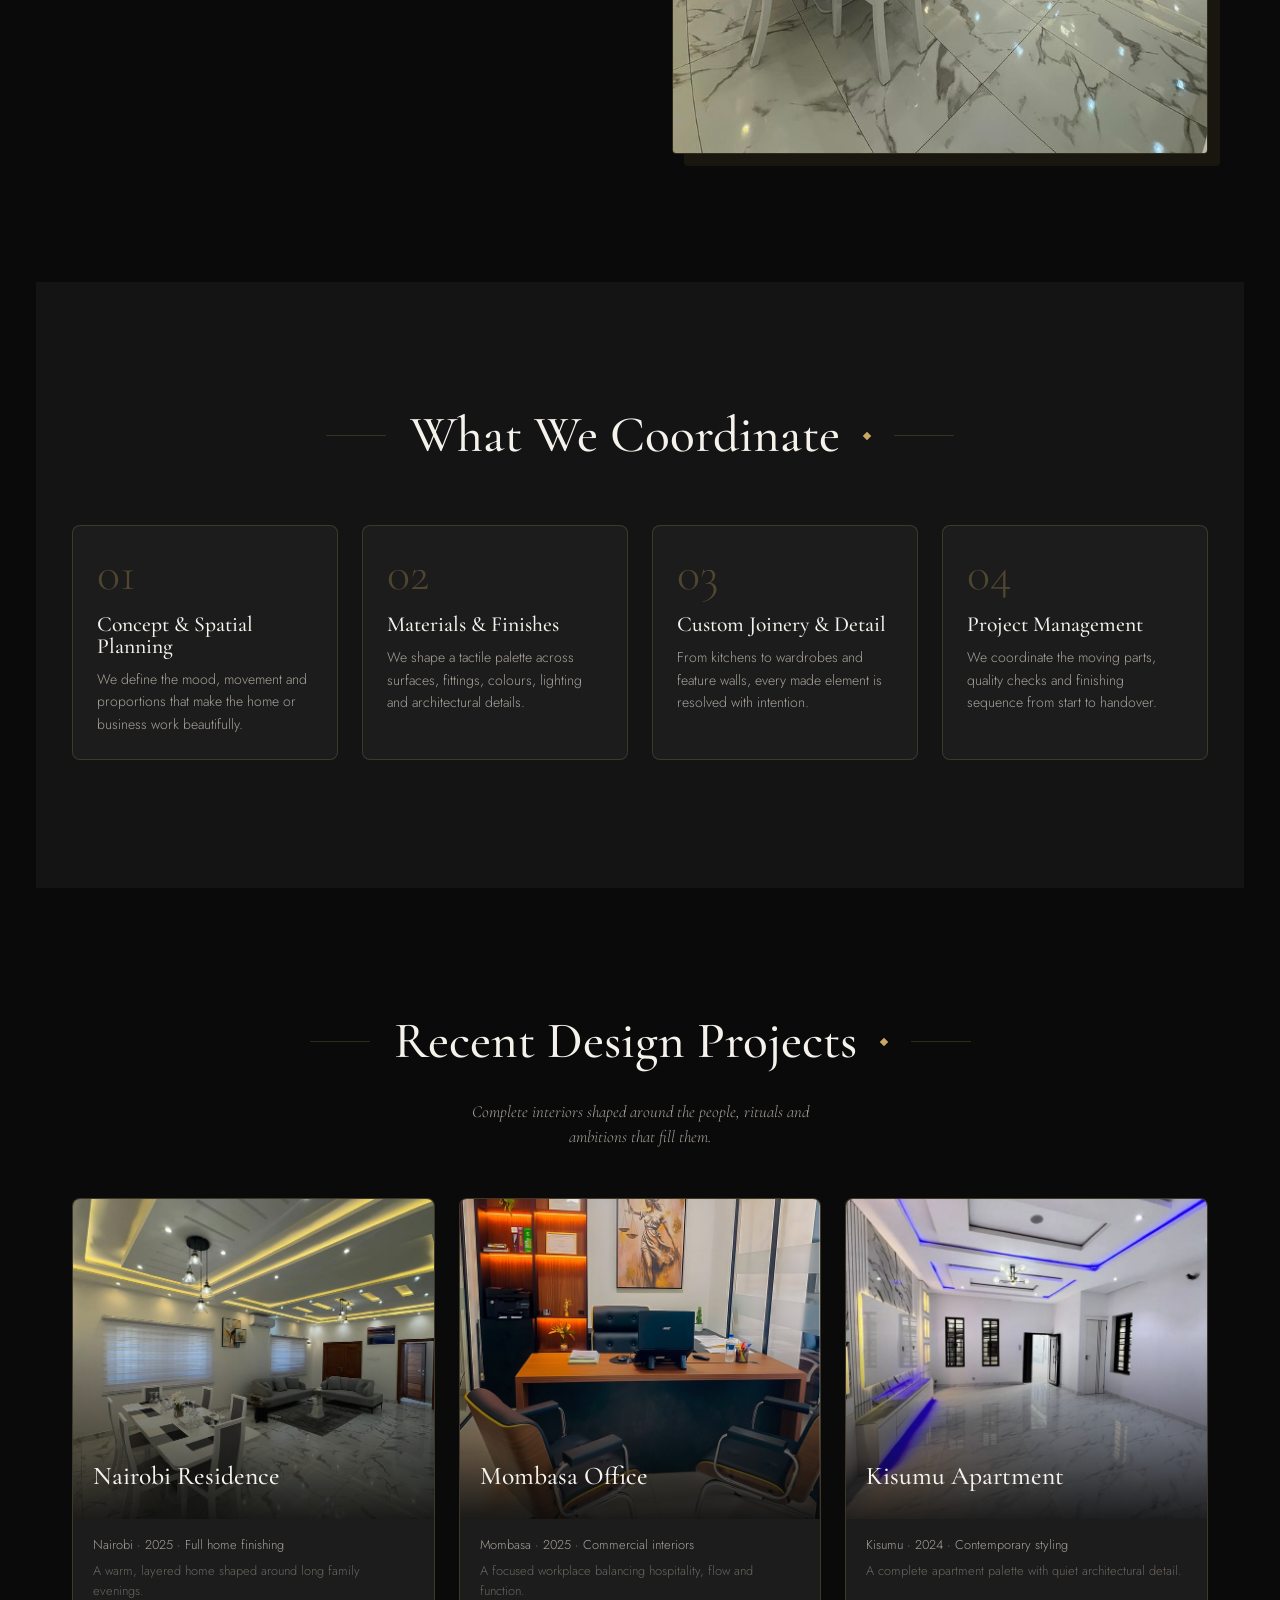
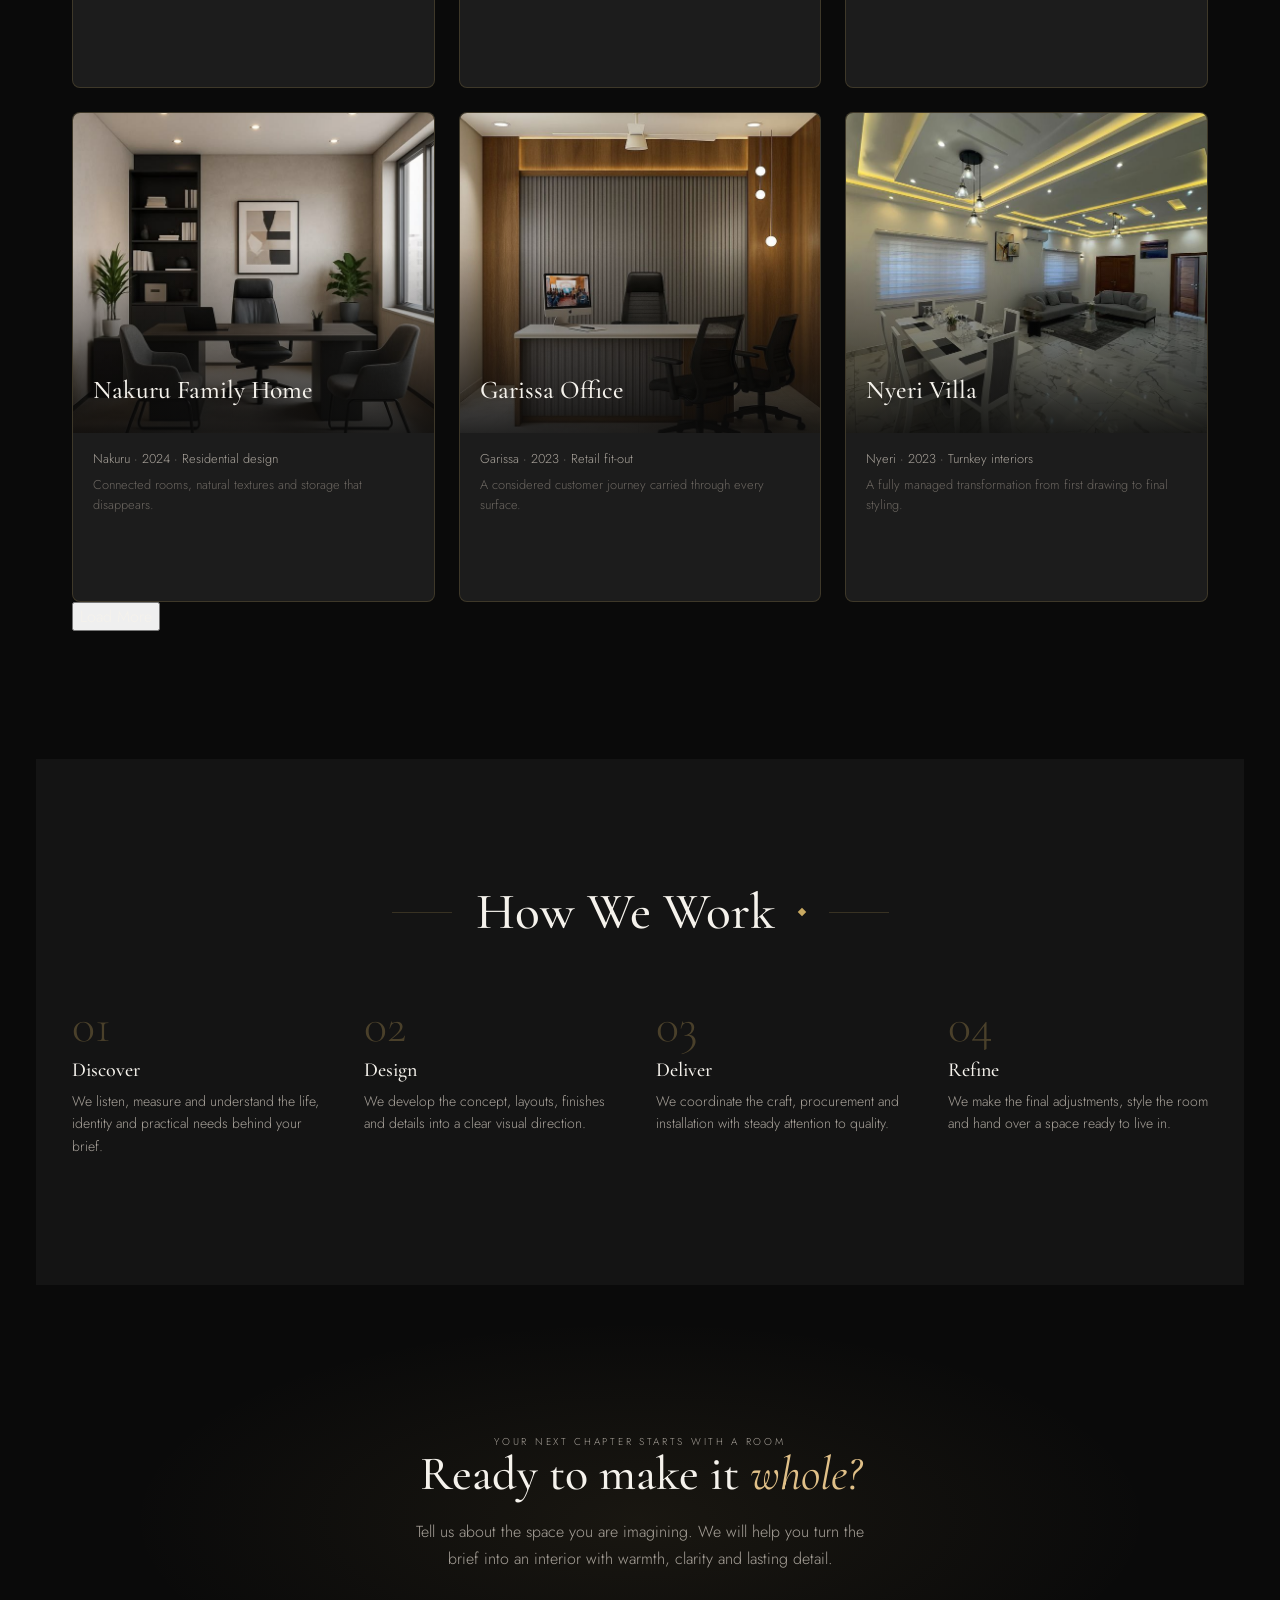
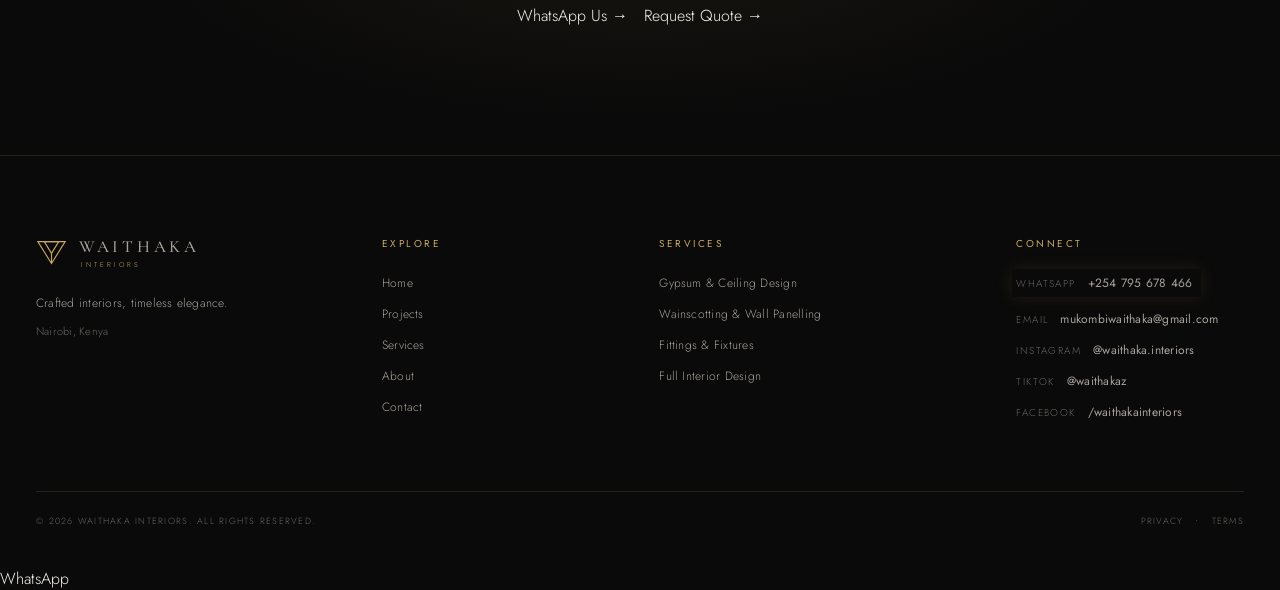
<file: services/full-interior-design.html>
<!doctype html>
<html lang="en">
<head>
  <meta charset="UTF-8" />
  <meta name="viewport" content="width=device-width, initial-scale=1.0" />
  <meta name="description" content="Full interior design and project management by Waithaka Interiors, from first concept to final finishing." />
  <title>Full Interior Design | Waithaka Interiors</title>
  <link rel="preconnect" href="https://fonts.googleapis.com" />
  <link rel="preconnect" href="https://fonts.gstatic.com" crossorigin />
  <link href="https://fonts.googleapis.com/css2?family=Cormorant+Garamond:ital,wght@0,400;0,500;0,600;1,400;1,500&family=Jost:wght@300;400;500&display=swap" rel="stylesheet" />
  <link rel="stylesheet" href="../style.css" />
  <link rel="stylesheet" href="service.css" />
  <style>
    .service-page .container { width: min(1240px, calc(100% - 72px)); margin-right: auto; margin-left: auto; }
    .scope-grid { display: grid; grid-template-columns: repeat(4, minmax(0, 1fr)); gap: 1.5rem; }
    .scope-card { min-height: 220px; padding: 1.5rem; background: var(--bg-card, var(--card)); border: 1px solid var(--divider, var(--line)); border-radius: 8px; }
    .scope-card .step-num { margin-bottom: 1rem; }
    .scope-card h3 { margin: 0 0 .65rem; color: var(--text, #f5f2ec); font: 500 1.35rem / 1 var(--font-serif, 'Cormorant Garamond', serif); }
    .scope-card p { margin: 0; color: var(--text-muted, var(--muted)); font: 300 .875rem / 1.6 var(--font-sans, 'Jost', sans-serif); }
    @media (max-width: 1024px) { .scope-grid { grid-template-columns: repeat(2, minmax(0, 1fr)); } }
    @media (max-width: 767px) { .service-page .container { width: calc(100% - 40px); } .scope-grid { grid-template-columns: 1fr; } }
  </style>
</head>
<body class="service-page">
  <header class="site-header"><nav class="nav-shell" aria-label="Main navigation"><a class="brand" href="../index.html#home" aria-label="Waithaka Interiors home"><svg class="brand-mark" viewBox="0 0 34 34" aria-hidden="true"><path d="M2 5h30L17 29 2 5Z"/><path d="M9 5h16L17 18 9 5Z"/><path d="M17 18v11"/></svg><span class="brand-copy"><strong>WAITHAKA</strong><small>INTERIORS</small></span></a><button class="menu-toggle" type="button" aria-label="Open menu" aria-expanded="false"><span></span><span></span></button><div class="nav-links"><a class="nav-whatsapp" href="https://wa.me/2547XXXXXXXX" target="_blank" rel="noopener" aria-label="Chat on WhatsApp"><svg viewBox="0 0 24 24" aria-hidden="true"><path d="M20 11.5a8 8 0 0 1-11.7 7.1L4 20l1.4-4.1A8 8 0 1 1 20 11.5Z"/><path d="M9 8.5c.2-.5.5-.5.8-.5h.5c.2 0 .4.1.5.4l.7 1.6c.1.2.1.4-.1.6l-.5.6c.5 1 1.3 1.7 2.3 2.2l.6-.5c.2-.2.4-.2.6-.1l1.5.7c.3.1.4.3.3.6-.2.8-.7 1.3-1.5 1.4-2 .1-4.7-2.1-5.7-3.5-.8-1.2-1.2-2.8-.9-3.5Z"/></svg></a><a href="../index.html#home">Home</a><a href="#projects">Projects</a><a href="#services">Services</a><a href="../index.html#contact">Contact</a><a class="nav-quote" href="../index.html#contact">Request Quote</a></div></nav></header>

  <main>
    <section class="service-hero" style="--service-hero-image: url('https://images.unsplash.com/photo-1600607687920-4e2a09cf159d?auto=format&amp;fit=crop&amp;w=2400&amp;q=90');"><div class="container"><p class="eyebrow">One vision, beautifully managed</p><h1>Full Interior <em>Design</em></h1><div class="gold-divider" aria-hidden="true"><span></span><i></i><span></span></div><p class="lede">From the first concept to the final finishing touch, we bring your entire interior together with clarity, craftsmanship and a point of view that feels unmistakably yours.</p><div class="btn-row"><a class="btn btn--gold" href="https://wa.me/254795678466" target="_blank" rel="noopener">Start Your Design Journey <span aria-hidden="true">→</span></a><a class="btn btn--ghost" href="#projects">See Our Work <span aria-hidden="true">↓</span></a></div></div></section>

    <section class="service-intro section"><div class="container two-col"><div class="two-col__text"><p class="eyebrow">The whole room, considered</p><h2>Design that moves from <em>idea to inhabiting.</em></h2><p>A full interior project should feel coherent at every scale: the plan, the palette, the ceiling, the joinery, the light and the last object placed on a shelf. We bring those decisions into one calm, guided process.</p><p>Our studio coordinates design direction, sourcing, specialist finishes and on-site execution so you can stay close to the vision without carrying every detail alone.</p></div><div class="two-col__image"><img src="../full/full1.jpeg" alt="Warmly layered contemporary interior designed as a complete space" loading="lazy" /></div></div></section>

    <section class="service-styles section" id="services"><div class="container"><div class="section-title"><span></span><h2>What We Coordinate</h2><i aria-hidden="true"></i><span></span></div><div class="scope-grid"><article class="scope-card"><span class="step-num">01</span><h3>Concept &amp; Spatial Planning</h3><p>We define the mood, movement and proportions that make the home or business work beautifully.</p></article><article class="scope-card"><span class="step-num">02</span><h3>Materials &amp; Finishes</h3><p>We shape a tactile palette across surfaces, fittings, colours, lighting and architectural details.</p></article><article class="scope-card"><span class="step-num">03</span><h3>Custom Joinery &amp; Detail</h3><p>From kitchens to wardrobes and feature walls, every made element is resolved with intention.</p></article><article class="scope-card"><span class="step-num">04</span><h3>Project Management</h3><p>We coordinate the moving parts, quality checks and finishing sequence from start to handover.</p></article></div></div></section>

    <section class="service-projects section" id="projects"><div class="container"><div class="section-title"><span></span><h2>Recent Design Projects</h2><i aria-hidden="true"></i><span></span></div><p class="section-sub">Complete interiors shaped around the people, rituals and ambitions that fill them.</p><p class="projects-loading" id="projectsLoading">Loading recent projects...</p><div class="projects-grid" id="projectsGrid" aria-live="polite"></div><div class="btn-row"><button class="btn btn--ghost" id="loadMoreBtn" type="button" hidden>Load More</button></div></div></section>

    <section class="service-process section"><div class="container"><div class="section-title"><span></span><h2>How We Work</h2><i aria-hidden="true"></i><span></span></div><ol class="process-grid"><li><span class="step-num">01</span><h3>Discover</h3><p>We listen, measure and understand the life, identity and practical needs behind your brief.</p></li><li><span class="step-num">02</span><h3>Design</h3><p>We develop the concept, layouts, finishes and details into a clear visual direction.</p></li><li><span class="step-num">03</span><h3>Deliver</h3><p>We coordinate the craft, procurement and installation with steady attention to quality.</p></li><li><span class="step-num">04</span><h3>Refine</h3><p>We make the final adjustments, style the room and hand over a space ready to live in.</p></li></ol></div></section>

    <section class="service-cta section"><div class="container"><p class="eyebrow">Your next chapter starts with a room</p><h2>Ready to make it <em>whole?</em></h2><p>Tell us about the space you are imagining. We will help you turn the brief into an interior with warmth, clarity and lasting detail.</p><div class="btn-row"><a class="btn btn--gold" href="https://wa.me/2547XXXXXXXX" target="_blank" rel="noopener">WhatsApp Us <span aria-hidden="true">→</span></a><a class="btn btn--ghost" href="../index.html#contact">Request Quote <span aria-hidden="true">→</span></a></div></div></section>
  </main>

  <footer class="site-footer" id="footer"><div class="footer-grid"><div class="footer-brand"><a class="brand footer-brand-link" href="../index.html#home" aria-label="Waithaka Interiors home"><svg class="brand-mark" viewBox="0 0 34 34" aria-hidden="true"><path d="M2 5h30L17 29 2 5Z"/><path d="M9 5h16L17 18 9 5Z"/><path d="M17 18v11"/></svg><span class="brand-copy"><strong>WAITHAKA</strong><small>INTERIORS</small></span></a><p>Crafted interiors, timeless elegance.</p><span>Nairobi, Kenya</span></div><div class="footer-column"><h3>Explore</h3><a href="../index.html#home">Home</a><a href="#projects">Projects</a><a href="#services">Services</a><a href="../index.html#about">About</a><a href="../index.html#contact">Contact</a></div><div class="footer-column"><h3>Services</h3><a href="gypsum.html">Gypsum &amp; Ceiling Design</a><a href="wainscotting.html">Wainscotting &amp; Wall Panelling</a><a href="fittings.html">Fittings &amp; Fixtures</a><a href="full-interior-design.html">Full Interior Design</a></div><div class="footer-column footer-connect"><h3>Connect</h3><a class="social-link whatsapp-link" href="https://wa.me/2547XXXXXXXX" target="_blank" rel="noopener"><svg viewBox="0 0 24 24" aria-hidden="true"><path d="M20 11.5a8 8 0 0 1-11.7 7.1L4 20l1.4-4.1A8 8 0 1 1 20 11.5Z"/><path d="M9 8.5c.2-.5.5-.5.8-.5h.5c.2 0 .4.1.5.4l.7 1.6c.1.2.1.4-.1.6l-.5.6c.5 1 1.3 1.7 2.3 2.2l.6-.5c.2-.2.4-.2.6-.1l1.5.7c.3.1.4.3.3.6-.2.8-.7 1.3-1.5 1.4-2 .1-4.7-2.1-5.7-3.5-.8-1.2-1.2-2.8-.9-3.5Z"/></svg><span>+254 7XX XXX XXX</span></a><a class="social-link" href="https://instagram.com/waithaka.interiors" target="_blank" rel="noopener"><svg viewBox="0 0 24 24" aria-hidden="true"><rect x="3.5" y="3.5" width="17" height="17" rx="4"/><circle cx="12" cy="12" r="4"/><circle cx="17.5" cy="6.7" r=".7"/></svg><span>@waithaka.interiors</span></a><a class="social-link" href="https://tiktok.com/@waithaka.interiors" target="_blank" rel="noopener"><svg viewBox="0 0 24 24" aria-hidden="true"><path d="M14 4v10.2a3.8 3.8 0 1 1-3-3.7"/><path d="M14 4c.5 2.2 1.8 3.5 4 4"/></svg><span>@waithaka.interiors</span></a><a class="social-link" href="https://facebook.com/waithakainteriors" target="_blank" rel="noopener"><svg viewBox="0 0 24 24" aria-hidden="true"><rect x="3.5" y="3.5" width="17" height="17" rx="4"/><path d="M13.5 20v-7h2.4l.4-2.7h-2.8V8.6c0-.8.2-1.4 1.4-1.4h1.5V4.8c-.3 0-1.1-.1-2.1-.1-2.1 0-3.5 1.3-3.5 3.6v2h-2v2.7h2v7"/></svg><span>/waithakainteriors</span></a></div></div><div class="footer-bottom"><span>© 2025 Waithaka Interiors. All rights reserved.</span><div><a href="#footer">Privacy</a><i>•</i><a href="#footer">Terms</a></div></div></footer>
  <a class="whatsapp-bubble" href="https://wa.me/2547XXXXXXXX" target="_blank" rel="noopener" aria-label="Chat with Waithaka Interiors on WhatsApp">WhatsApp</a>

  <div class="lightbox" id="lightbox" role="dialog" aria-modal="true" aria-label="Project image viewer" aria-hidden="true"><button class="lightbox__close" id="lightboxClose" type="button" aria-label="Close image viewer">×</button><button class="lightbox__nav lightbox__nav--prev" id="lightboxPrev" type="button" aria-label="Previous project">←</button><figure class="lightbox__figure"><img class="lightbox__img" id="lightboxImage" alt="" /><figcaption class="lightbox__caption" id="lightboxCaption"></figcaption></figure><button class="lightbox__nav lightbox__nav--next" id="lightboxNext" type="button" aria-label="Next project">→</button></div>

  <!-- Service-page classes not yet in the original style.css are provided by service.css. -->
  <script>
    const header = document.querySelector('.site-header');
    const menuToggle = document.querySelector('.menu-toggle');
    const navLinks = document.querySelector('.nav-links');
    const projectsGrid = document.querySelector('#projectsGrid');
    const projectsLoading = document.querySelector('#projectsLoading');
    const loadMoreButton = document.querySelector('#loadMoreBtn');
    const lightbox = document.querySelector('#lightbox');
    const lightboxImage = document.querySelector('#lightboxImage');
    const lightboxCaption = document.querySelector('#lightboxCaption');
    const pageSize = 6;
    let projects = [];
    let visibleCount = 0;
    let activeProject = 0;
    const updateHeader = () => header.classList.toggle('scrolled', window.scrollY > 24);
    window.addEventListener('scroll', updateHeader, { passive: true });
    updateHeader();
    menuToggle.addEventListener('click', () => { const open = navLinks.classList.toggle('open'); menuToggle.classList.toggle('active', open); menuToggle.setAttribute('aria-expanded', String(open)); menuToggle.setAttribute('aria-label', open ? 'Close menu' : 'Open menu'); });
    document.querySelectorAll('.nav-links a').forEach((link) => link.addEventListener('click', () => { navLinks.classList.remove('open'); menuToggle.classList.remove('active'); menuToggle.setAttribute('aria-expanded', 'false'); }));
    const openLightbox = (index) => { activeProject = index; const project = projects[activeProject]; lightboxImage.src = project.image; lightboxImage.alt = project.title; lightboxCaption.textContent = `${project.title} — ${project.location} · ${project.year} · ${project.style}`; lightbox.classList.add('is-open'); lightbox.setAttribute('aria-hidden', 'false'); document.body.style.overflow = 'hidden'; document.querySelector('#lightboxClose').focus(); };
    const closeLightbox = () => { lightbox.classList.remove('is-open'); lightbox.setAttribute('aria-hidden', 'true'); document.body.style.overflow = ''; };
    const renderProjects = () => { projects.slice(visibleCount, visibleCount + pageSize).forEach((project, index) => { const projectIndex = visibleCount + index; const card = document.createElement('article'); card.className = 'project-card'; card.tabIndex = 0; card.setAttribute('role', 'button'); card.setAttribute('aria-label', `View ${project.title}`); card.innerHTML = `<div class="project-card__media"><img src="${project.image}" alt="${project.title}" loading="lazy"><h3>${project.title}</h3></div><div class="project-card__meta"><span>${project.location} · ${project.year} · ${project.style}</span><span class="caption">${project.caption}</span></div>`; card.addEventListener('click', () => openLightbox(projectIndex)); card.addEventListener('keydown', (event) => { if (event.key === 'Enter' || event.key === ' ') { event.preventDefault(); openLightbox(projectIndex); } }); projectsGrid.append(card); }); visibleCount += Math.min(pageSize, projects.length - visibleCount); loadMoreButton.hidden = visibleCount >= projects.length; };
    const moveLightbox = (direction) => openLightbox((activeProject + direction + projects.length) % projects.length);
    document.querySelector('#lightboxClose').addEventListener('click', closeLightbox); document.querySelector('#lightboxPrev').addEventListener('click', () => moveLightbox(-1)); document.querySelector('#lightboxNext').addEventListener('click', () => moveLightbox(1)); lightbox.addEventListener('click', (event) => { if (event.target === lightbox) closeLightbox(); }); document.addEventListener('keydown', (event) => { if (!lightbox.classList.contains('is-open')) return; if (event.key === 'Escape') closeLightbox(); if (event.key === 'ArrowLeft') moveLightbox(-1); if (event.key === 'ArrowRight') moveLightbox(1); }); loadMoreButton.addEventListener('click', renderProjects);
    fetch('full-interior-design-projects.json').then((response) => { if (!response.ok) throw new Error('Project data unavailable'); return response.json(); }).then((data) => { projects = data; projectsLoading.hidden = true; renderProjects(); }).catch(() => { projectsLoading.textContent = 'Project gallery unavailable. Please try again shortly.'; });
  </script>
  <script src="contact-consistency.js"></script>
</body>
</html>
</file>
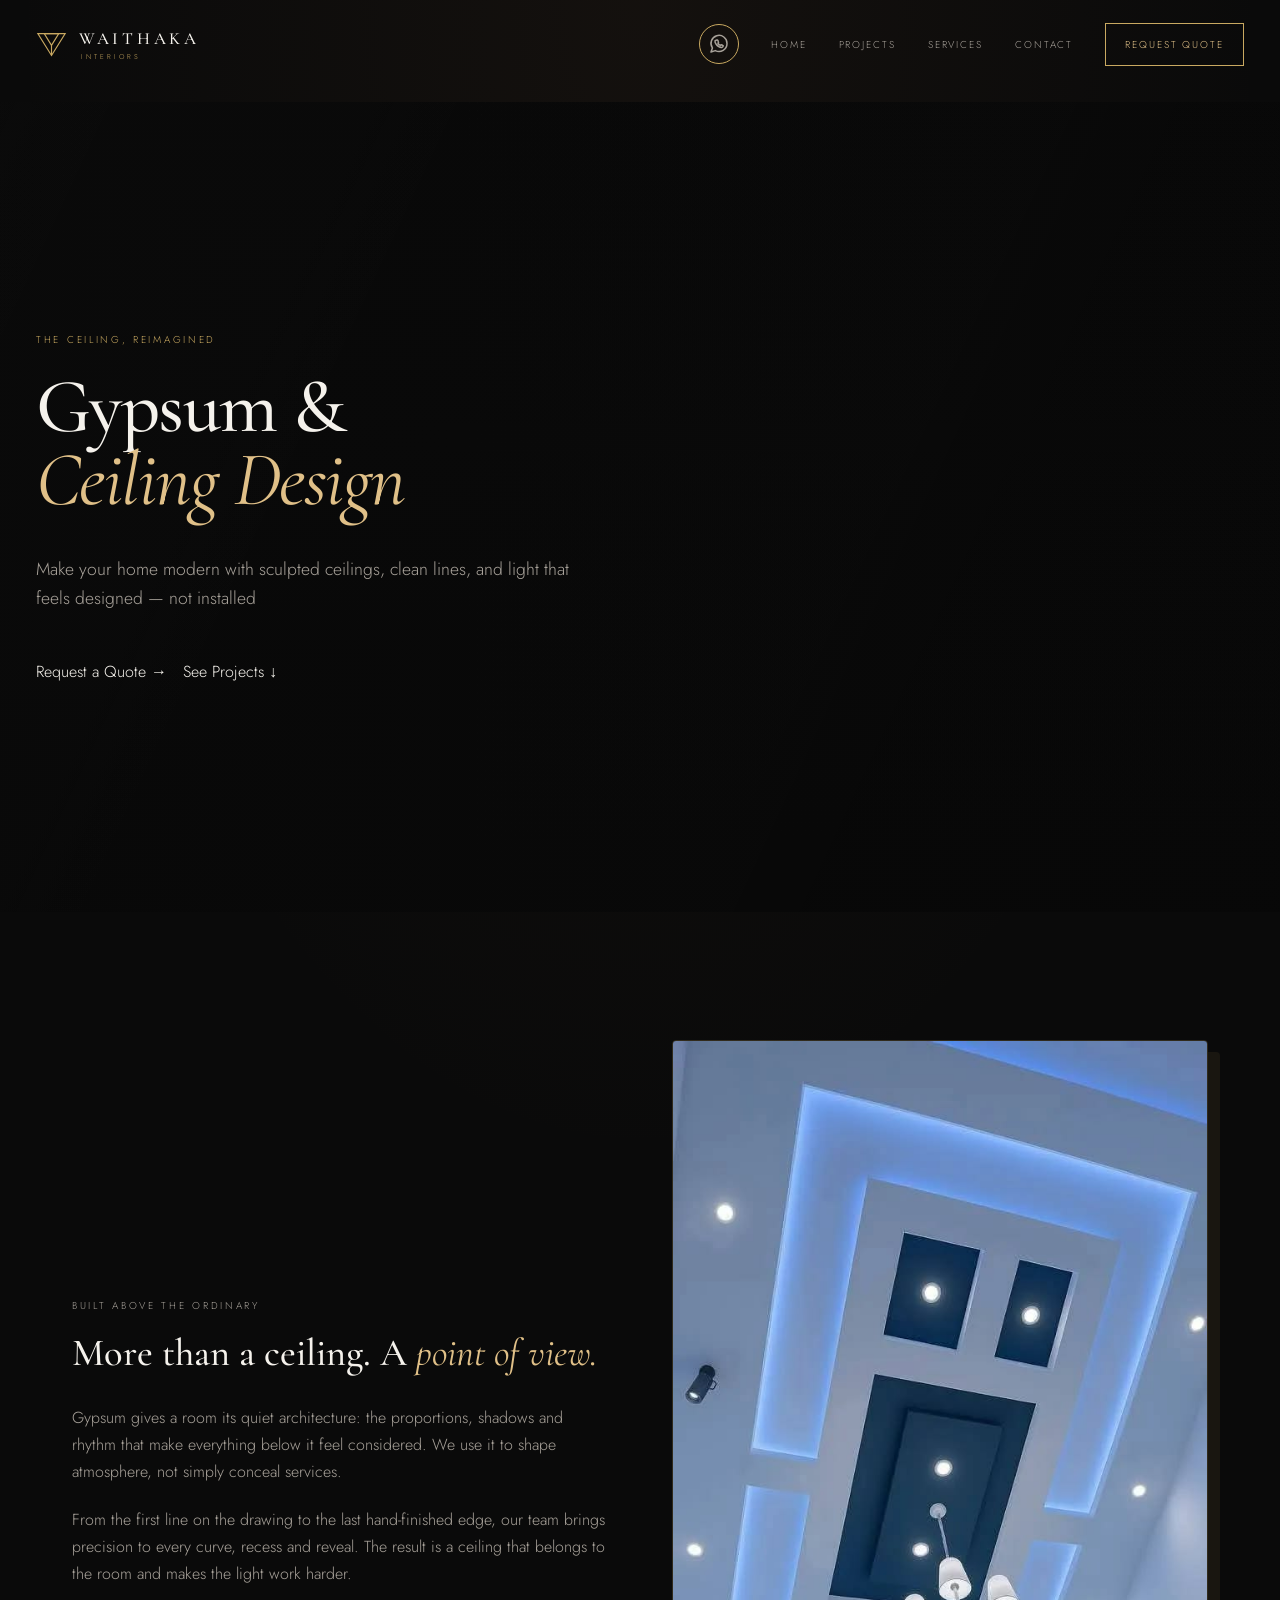
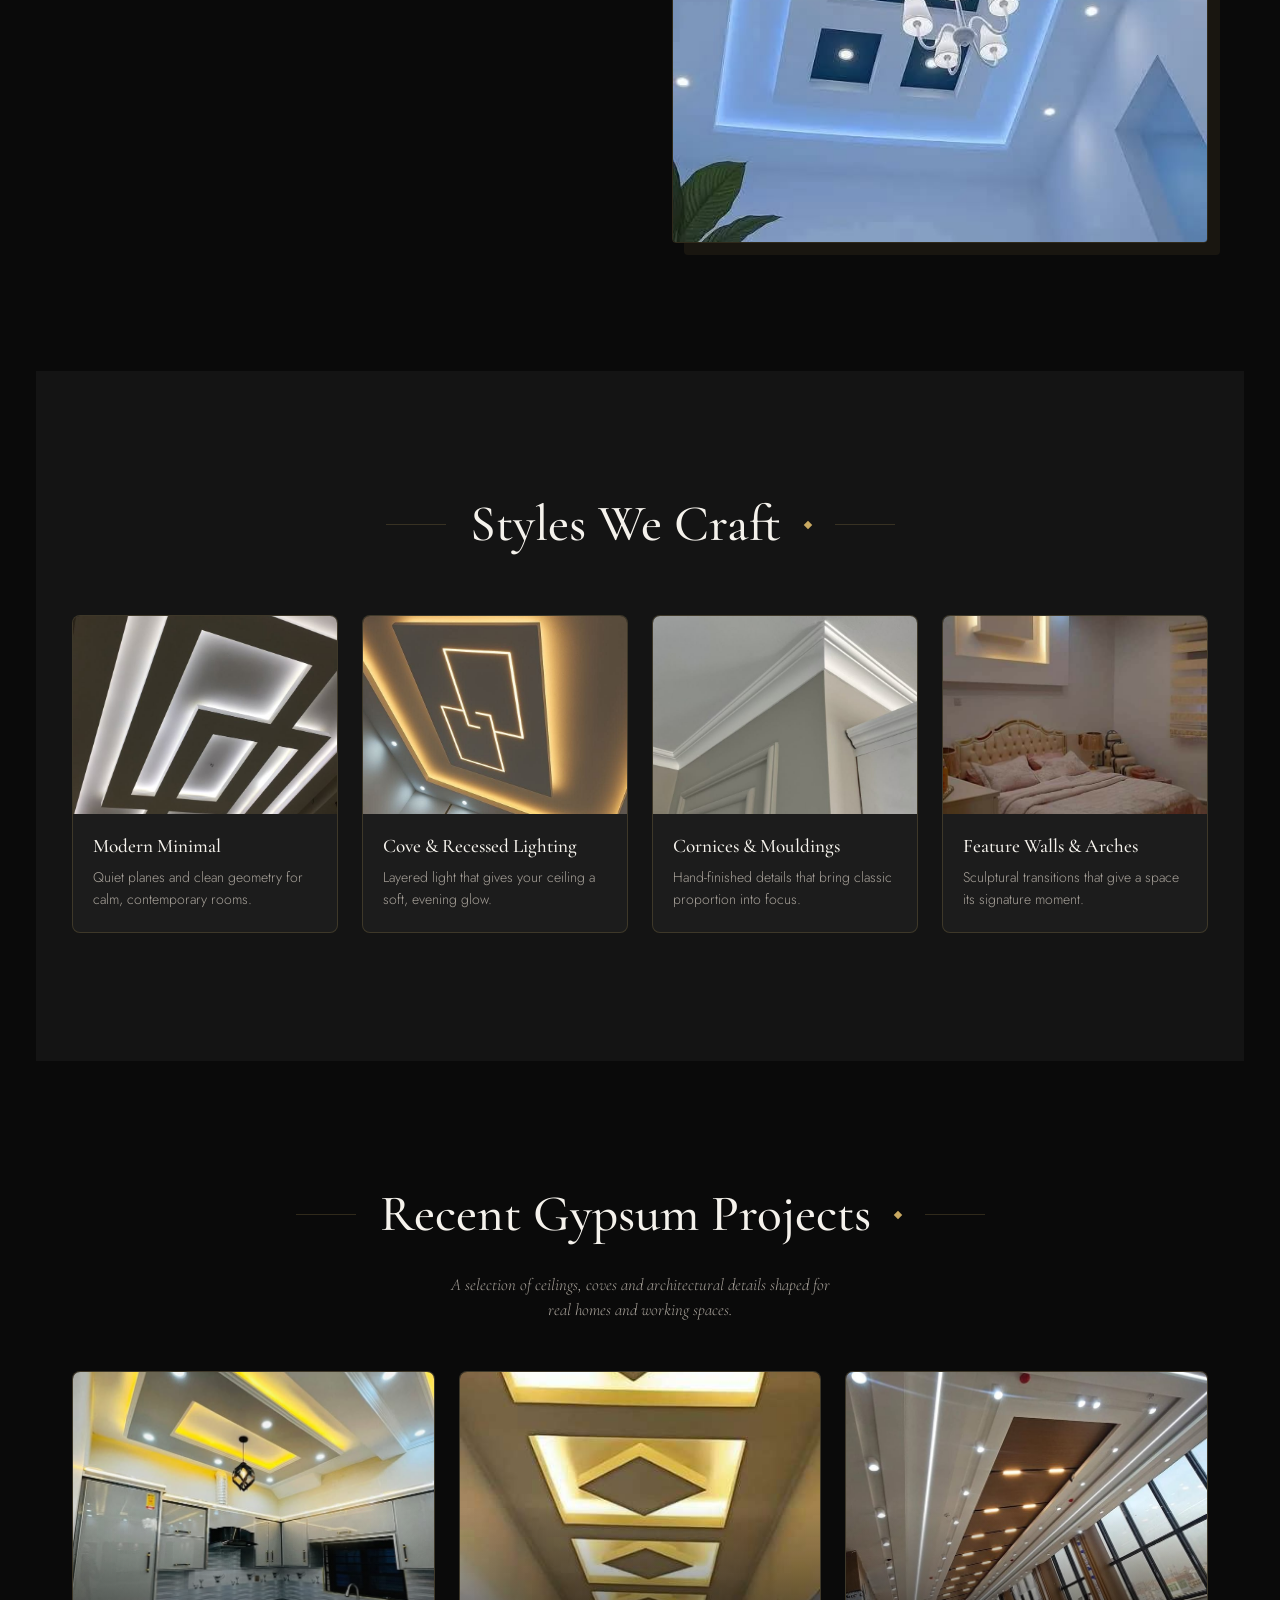
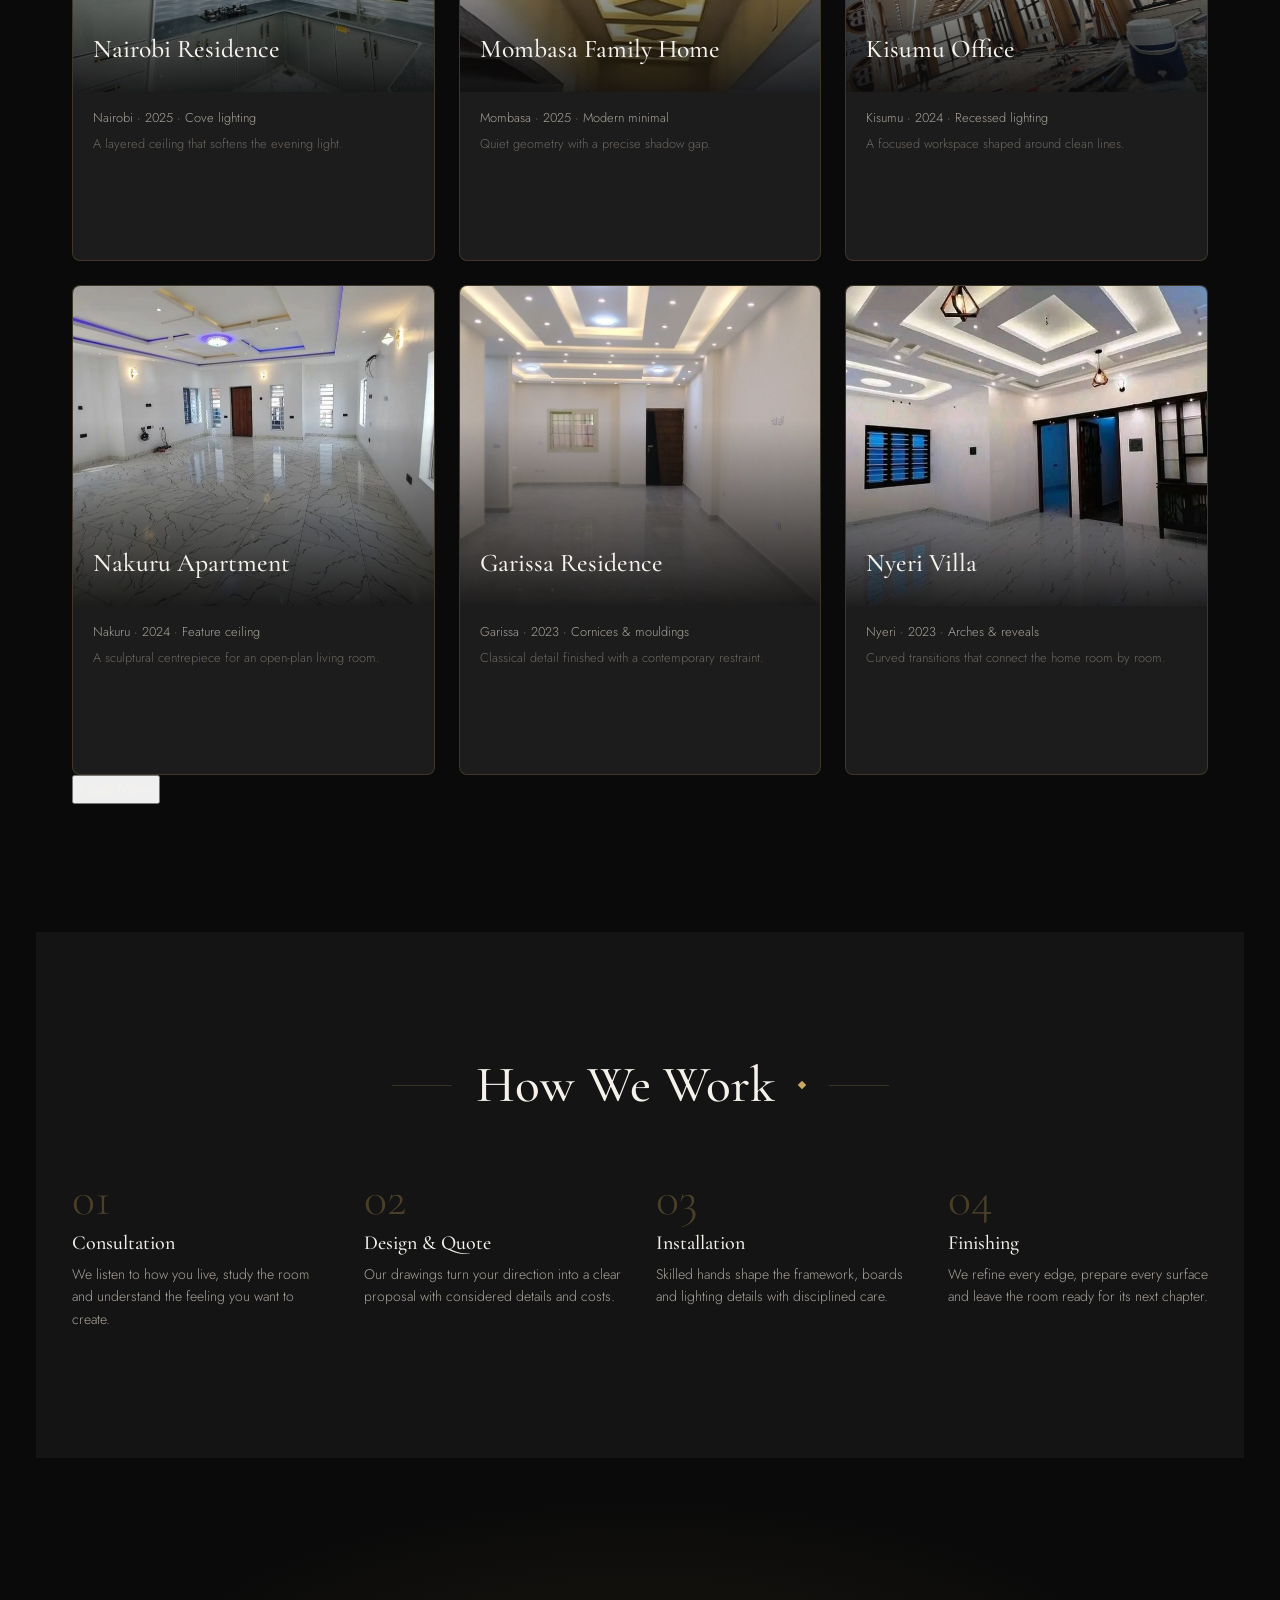
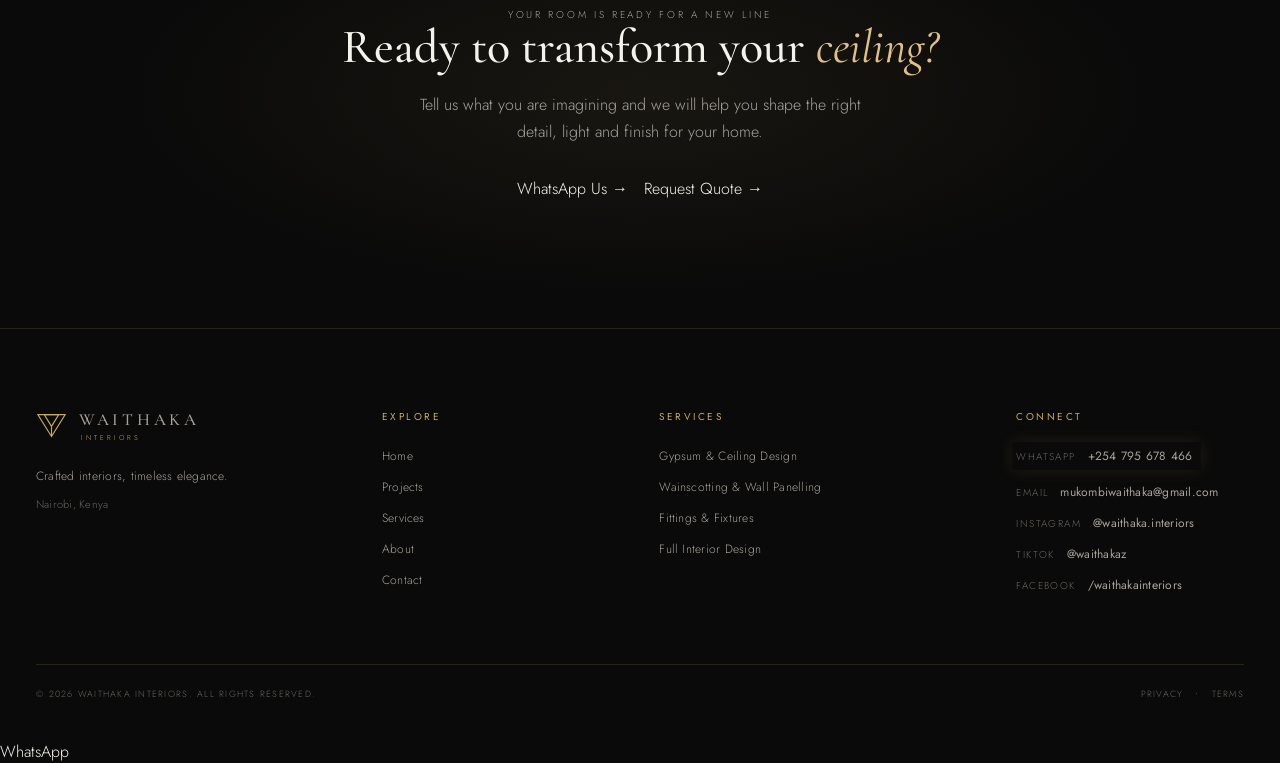
<file: services/gypsum.html>
<!doctype html>
<html lang="en">
<head>
  <meta charset="UTF-8" />
  <meta name="viewport" content="width=device-width, initial-scale=1.0" />
  <meta name="description" content="Waithaka Interiors gypsum and ceiling design: sculpted ceilings, clean lines, feature walls and considered lighting." />
  <title>Gypsum &amp; Ceiling Design | Waithaka Interiors</title>
  <link rel="preconnect" href="https://fonts.googleapis.com" />
  <link rel="preconnect" href="https://fonts.gstatic.com" crossorigin />
  <link href="https://fonts.googleapis.com/css2?family=Cormorant+Garamond:ital,wght@0,400;0,500;0,600;1,400;1,500&family=Jost:wght@300;400;500&display=swap" rel="stylesheet" />
  <link rel="stylesheet" href="../style.css" />
  <link rel="stylesheet" href="service.css" />
  <style>
    .service-page .container { width: min(1240px, calc(100% - 72px)); margin-right: auto; margin-left: auto; }
    @media (max-width: 767px) { .service-page .container { width: calc(100% - 40px); } }
  </style>
</head>
<body class="service-page">
  <header class="site-header">
    <nav class="nav-shell" aria-label="Main navigation">
      <a class="brand" href="../index.html#home" aria-label="Waithaka Interiors home">
        <svg class="brand-mark" viewBox="0 0 34 34" aria-hidden="true"><path d="M2 5h30L17 29 2 5Z"/><path d="M9 5h16L17 18 9 5Z"/><path d="M17 18v11"/></svg>
        <span class="brand-copy"><strong>WAITHAKA</strong><small>INTERIORS</small></span>
      </a>
      <button class="menu-toggle" type="button" aria-label="Open menu" aria-expanded="false"><span></span><span></span></button>
      <div class="nav-links">
        <a class="nav-whatsapp" href="https://wa.me/2547XXXXXXXX" target="_blank" rel="noopener" aria-label="Chat on WhatsApp"><svg viewBox="0 0 24 24" aria-hidden="true"><path d="M20 11.5a8 8 0 0 1-11.7 7.1L4 20l1.4-4.1A8 8 0 1 1 20 11.5Z"/><path d="M9 8.5c.2-.5.5-.5.8-.5h.5c.2 0 .4.1.5.4l.7 1.6c.1.2.1.4-.1.6l-.5.6c.5 1 1.3 1.7 2.3 2.2l.6-.5c.2-.2.4-.2.6-.1l1.5.7c.3.1.4.3.3.6-.2.8-.7 1.3-1.5 1.4-2 .1-4.7-2.1-5.7-3.5-.8-1.2-1.2-2.8-.9-3.5Z"/></svg></a>
        <a href="../index.html#home">Home</a>
        <a href="#projects">Projects</a>
        <a href="#services">Services</a>
        <a href="../index.html#contact">Contact</a>
        <a class="nav-quote" href="../index.html#contact">Request Quote</a>
      </div>
    </nav>
  </header>

  <main>
    <section class="service-hero" style="--service-hero-image: url('https://images.unsplash.com/photo-1600607687920-4e2a09cf159d?auto=format&fit=crop&w=2200&q=88');">
      <div class="container">
        <p class="eyebrow">The ceiling, reimagined</p>
        <h1>Gypsum &amp; <em>Ceiling Design</em></h1>
        <div class="gold-divider" aria-hidden="true"><span></span><i></i><span></span></div>
        <p class="lede">Make your home modern with sculpted ceilings, clean lines, and light that feels designed — not installed</p>
        <div class="btn-row">
          <a class="btn btn--gold" href="https://wa.me/2547XXXXXXXX" target="_blank" rel="noopener">Request a Quote <span aria-hidden="true">→</span></a>
          <a class="btn btn--ghost" href="#projects">See Projects <span aria-hidden="true">↓</span></a>
        </div>
      </div>
    </section>

    <section class="service-intro section">
      <div class="container two-col">
        <div class="two-col__text">
          <p class="eyebrow">Built above the ordinary</p>
          <h2>More than a ceiling. A <em>point of view.</em></h2>
          <p>Gypsum gives a room its quiet architecture: the proportions, shadows and rhythm that make everything below it feel considered. We use it to shape atmosphere, not simply conceal services.</p>
          <p>From the first line on the drawing to the last hand-finished edge, our team brings precision to every curve, recess and reveal. The result is a ceiling that belongs to the room and makes the light work harder.</p>
        </div>
        <div class="two-col__image"><img src="../gypsum/gypsum1.jpeg" alt="Close-up of a detailed finished gypsum ceiling and warm architectural lighting" loading="lazy" /></div>
      </div>
    </section>

    <section class="service-styles section" id="services">
      <div class="container">
        <div class="section-title"><span></span><h2>Styles We Craft</h2><i aria-hidden="true"></i><span></span></div>
        <div class="styles-grid">
          <article class="style-card"><div class="style-card__image"><img src="../gypsum/gypsum2.jpeg" alt="Modern minimal living room with a clean ceiling line" loading="lazy" /></div><h3>Modern Minimal</h3><p>Quiet planes and clean geometry for calm, contemporary rooms.</p></article>
          <article class="style-card"><div class="style-card__image"><img src="../gypsum/gypsum3.jpeg" alt="Living room with cove lighting integrated into the ceiling" loading="lazy" /></div><h3>Cove &amp; Recessed Lighting</h3><p>Layered light that gives your ceiling a soft, evening glow.</p></article>
          <article class="style-card"><div class="style-card__image"><img src="../cornice/c1.jpeg" alt="Interior featuring decorative cornices and mouldings" loading="lazy" /></div><h3>Cornices &amp; Mouldings</h3><p>Hand-finished details that bring classic proportion into focus.</p></article>
          <article class="style-card"><div class="style-card__image"><img src="../gypsum/gypsum5.jpeg" alt="Feature wall with a sculpted arch and architectural finish" loading="lazy" /></div><h3>Feature Walls &amp; Arches</h3><p>Sculptural transitions that give a space its signature moment.</p></article>
        </div>
      </div>
    </section>

    <section class="service-projects section" id="projects">
      <div class="container">
        <div class="section-title"><span></span><h2>Recent Gypsum Projects</h2><i aria-hidden="true"></i><span></span></div>
        <p class="section-sub">A selection of ceilings, coves and architectural details shaped for real homes and working spaces.</p>
        <p class="projects-loading" id="projectsLoading">Loading recent projects...</p>
        <div class="projects-grid" id="projectsGrid" aria-live="polite"></div>
        <div class="btn-row"><button class="btn btn--ghost" id="loadMoreBtn" type="button" hidden>Load More</button></div>
      </div>
    </section>

    <section class="service-process section">
      <div class="container">
        <div class="section-title"><span></span><h2>How We Work</h2><i aria-hidden="true"></i><span></span></div>
        <ol class="process-grid">
          <li><span class="step-num">01</span><h3>Consultation</h3><p>We listen to how you live, study the room and understand the feeling you want to create.</p></li>
          <li><span class="step-num">02</span><h3>Design &amp; Quote</h3><p>Our drawings turn your direction into a clear proposal with considered details and costs.</p></li>
          <li><span class="step-num">03</span><h3>Installation</h3><p>Skilled hands shape the framework, boards and lighting details with disciplined care.</p></li>
          <li><span class="step-num">04</span><h3>Finishing</h3><p>We refine every edge, prepare every surface and leave the room ready for its next chapter.</p></li>
        </ol>
      </div>
    </section>

    <section class="service-cta section">
      <div class="container">
        <p class="eyebrow">Your room is ready for a new line</p>
        <h2>Ready to transform your <em>ceiling?</em></h2>
        <p>Tell us what you are imagining and we will help you shape the right detail, light and finish for your home.</p>
        <div class="btn-row"><a class="btn btn--gold" href="https://wa.me/2547XXXXXXXX" target="_blank" rel="noopener">WhatsApp Us <span aria-hidden="true">→</span></a><a class="btn btn--ghost" href="../index.html#contact">Request Quote <span aria-hidden="true">→</span></a></div>
      </div>
    </section>
  </main>

  <footer class="site-footer" id="footer">
    <div class="footer-grid">
      <div class="footer-brand"><a class="brand footer-brand-link" href="../index.html#home" aria-label="Waithaka Interiors home"><svg class="brand-mark" viewBox="0 0 34 34" aria-hidden="true"><path d="M2 5h30L17 29 2 5Z"/><path d="M9 5h16L17 18 9 5Z"/><path d="M17 18v11"/></svg><span class="brand-copy"><strong>WAITHAKA</strong><small>INTERIORS</small></span></a><p>Crafted interiors, timeless elegance.</p><span>Nairobi, Kenya</span></div>
      <div class="footer-column"><h3>Explore</h3><a href="../index.html#home">Home</a><a href="#projects">Projects</a><a href="#services">Services</a><a href="../index.html#about">About</a><a href="../index.html#contact">Contact</a></div>
      <div class="footer-column"><h3>Services</h3><a href="#services">Gypsum &amp; Ceiling Design</a><a href="wainscotting.html">Wainscotting &amp; Wall Panelling</a><a href="fittings.html">Fittings &amp; Fixtures</a><a href="full-interior-design.html">Full Interior Design</a></div>
      <div class="footer-column footer-connect"><h3>Connect</h3><a class="social-link whatsapp-link" href="https://wa.me/2547XXXXXXXX" target="_blank" rel="noopener"><svg viewBox="0 0 24 24" aria-hidden="true"><path d="M20 11.5a8 8 0 0 1-11.7 7.1L4 20l1.4-4.1A8 8 0 1 1 20 11.5Z"/><path d="M9 8.5c.2-.5.5-.5.8-.5h.5c.2 0 .4.1.5.4l.7 1.6c.1.2.1.4-.1.6l-.5.6c.5 1 1.3 1.7 2.3 2.2l.6-.5c.2-.2.4-.2.6-.1l1.5.7c.3.1.4.3.3.6-.2.8-.7 1.3-1.5 1.4-2 .1-4.7-2.1-5.7-3.5-.8-1.2-1.2-2.8-.9-3.5Z"/></svg><span>+254 7XX XXX XXX</span></a><a class="social-link" href="https://instagram.com/waithaka.interiors" target="_blank" rel="noopener"><svg viewBox="0 0 24 24" aria-hidden="true"><rect x="3.5" y="3.5" width="17" height="17" rx="4"/><circle cx="12" cy="12" r="4"/><circle cx="17.5" cy="6.7" r=".7"/></svg><span>@waithaka.interiors</span></a><a class="social-link" href="https://tiktok.com/@waithaka.interiors" target="_blank" rel="noopener"><svg viewBox="0 0 24 24" aria-hidden="true"><path d="M14 4v10.2a3.8 3.8 0 1 1-3-3.7"/><path d="M14 4c.5 2.2 1.8 3.5 4 4"/></svg><span>@waithaka.interiors</span></a><a class="social-link" href="https://facebook.com/waithakainteriors" target="_blank" rel="noopener"><svg viewBox="0 0 24 24" aria-hidden="true"><rect x="3.5" y="3.5" width="17" height="17" rx="4"/><path d="M13.5 20v-7h2.4l.4-2.7h-2.8V8.6c0-.8.2-1.4 1.4-1.4h1.5V4.8c-.3 0-1.1-.1-2.1-.1-2.1 0-3.5 1.3-3.5 3.6v2h-2v2.7h2v7"/></svg><span>/waithakainteriors</span></a></div>
    </div>
    <div class="footer-bottom"><span>© 2025 Waithaka Interiors. All rights reserved.</span><div><a href="#footer">Privacy</a><i>•</i><a href="#footer">Terms</a></div></div>
  </footer>

  <a class="whatsapp-bubble" href="https://wa.me/2547XXXXXXXX" target="_blank" rel="noopener" aria-label="Chat with Waithaka Interiors on WhatsApp">WhatsApp</a>

  <div class="lightbox" id="lightbox" role="dialog" aria-modal="true" aria-label="Project image viewer" aria-hidden="true">
    <button class="lightbox__close" id="lightboxClose" type="button" aria-label="Close image viewer">×</button>
    <button class="lightbox__nav lightbox__nav--prev" id="lightboxPrev" type="button" aria-label="Previous project">←</button>
    <figure class="lightbox__figure"><img class="lightbox__img" id="lightboxImage" alt="" /><figcaption class="lightbox__caption" id="lightboxCaption"></figcaption></figure>
    <button class="lightbox__nav lightbox__nav--next" id="lightboxNext" type="button" aria-label="Next project">→</button>
  </div>

  <script>
    const header = document.querySelector('.site-header');
    const menuToggle = document.querySelector('.menu-toggle');
    const navLinks = document.querySelector('.nav-links');
    const projectsGrid = document.querySelector('#projectsGrid');
    const projectsLoading = document.querySelector('#projectsLoading');
    const loadMoreButton = document.querySelector('#loadMoreBtn');
    const lightbox = document.querySelector('#lightbox');
    const lightboxImage = document.querySelector('#lightboxImage');
    const lightboxCaption = document.querySelector('#lightboxCaption');
    const pageSize = 6;
    let projects = [];
    let visibleCount = 0;
    let activeProject = 0;

    const updateHeader = () => header.classList.toggle('scrolled', window.scrollY > 24);
    window.addEventListener('scroll', updateHeader, { passive: true });
    updateHeader();

    menuToggle.addEventListener('click', () => {
      const open = navLinks.classList.toggle('open');
      menuToggle.classList.toggle('active', open);
      menuToggle.setAttribute('aria-expanded', String(open));
      menuToggle.setAttribute('aria-label', open ? 'Close menu' : 'Open menu');
    });

    document.querySelectorAll('.nav-links a').forEach((link) => link.addEventListener('click', () => {
      navLinks.classList.remove('open');
      menuToggle.classList.remove('active');
      menuToggle.setAttribute('aria-expanded', 'false');
    }));

    const renderProjects = () => {
      projects.slice(visibleCount, visibleCount + pageSize).forEach((project, index) => {
        const projectIndex = visibleCount + index;
        const card = document.createElement('article');
        card.className = 'project-card';
        card.tabIndex = 0;
        card.setAttribute('role', 'button');
        card.setAttribute('aria-label', `View ${project.title}`);
        card.innerHTML = `<div class="project-card__media"><img src="${project.image}" alt="${project.title}" loading="lazy"><h3>${project.title}</h3></div><div class="project-card__meta"><span>${project.location} · ${project.year} · ${project.style}</span><span class="caption">${project.caption}</span></div>`;
        card.addEventListener('click', () => openLightbox(projectIndex));
        card.addEventListener('keydown', (event) => { if (event.key === 'Enter' || event.key === ' ') { event.preventDefault(); openLightbox(projectIndex); } });
        projectsGrid.append(card);
      });
      visibleCount += Math.min(pageSize, projects.length - visibleCount);
      loadMoreButton.hidden = visibleCount >= projects.length;
    };

    const openLightbox = (index) => {
      activeProject = index;
      const project = projects[activeProject];
      lightboxImage.src = project.image;
      lightboxImage.alt = project.title;
      lightboxCaption.textContent = `${project.title} — ${project.location} · ${project.year} · ${project.style}`;
      lightbox.classList.add('is-open');
      lightbox.setAttribute('aria-hidden', 'false');
      document.body.style.overflow = 'hidden';
      document.querySelector('#lightboxClose').focus();
    };

    const closeLightbox = () => {
      lightbox.classList.remove('is-open');
      lightbox.setAttribute('aria-hidden', 'true');
      document.body.style.overflow = '';
    };

    const moveLightbox = (direction) => openLightbox((activeProject + direction + projects.length) % projects.length);
    document.querySelector('#lightboxClose').addEventListener('click', closeLightbox);
    document.querySelector('#lightboxPrev').addEventListener('click', () => moveLightbox(-1));
    document.querySelector('#lightboxNext').addEventListener('click', () => moveLightbox(1));
    lightbox.addEventListener('click', (event) => { if (event.target === lightbox) closeLightbox(); });
    document.addEventListener('keydown', (event) => {
      if (!lightbox.classList.contains('is-open')) return;
      if (event.key === 'Escape') closeLightbox();
      if (event.key === 'ArrowLeft') moveLightbox(-1);
      if (event.key === 'ArrowRight') moveLightbox(1);
    });
    loadMoreButton.addEventListener('click', renderProjects);

    fetch('gypsum-projects.json')
      .then((response) => { if (!response.ok) throw new Error('Project data unavailable'); return response.json(); })
      .then((data) => { projects = data; projectsLoading.hidden = true; renderProjects(); })
      .catch(() => { projectsLoading.textContent = 'Project gallery unavailable. Please try again shortly.'; });
  </script>

  <!-- Service-page classes not yet in the original style.css: service-page, service-hero, service-intro, two-col, service-styles, section-title, styles-grid, style-card, service-projects, projects-grid, project-card, lightbox, service-process, process-grid, service-cta. They are provided by service.css. -->
  <script src="contact-consistency.js"></script>
</body>
</html>
</file>
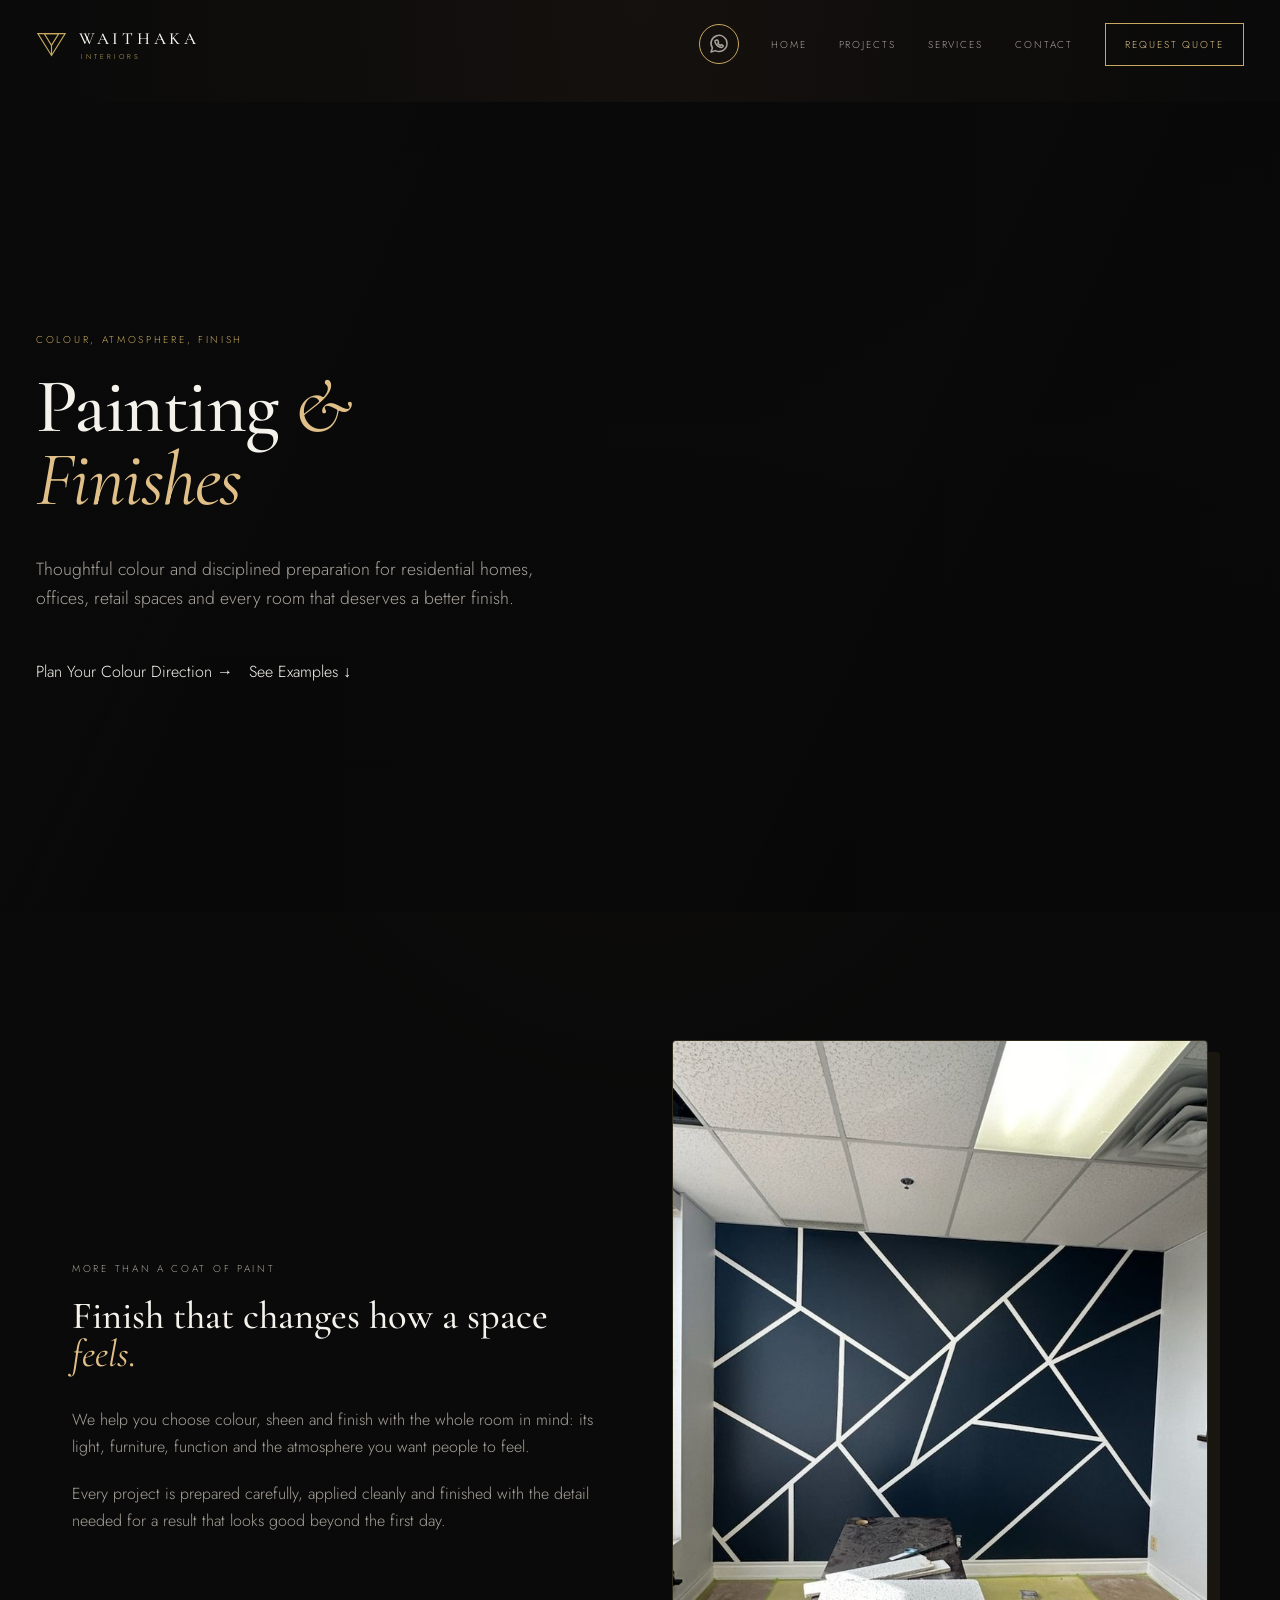
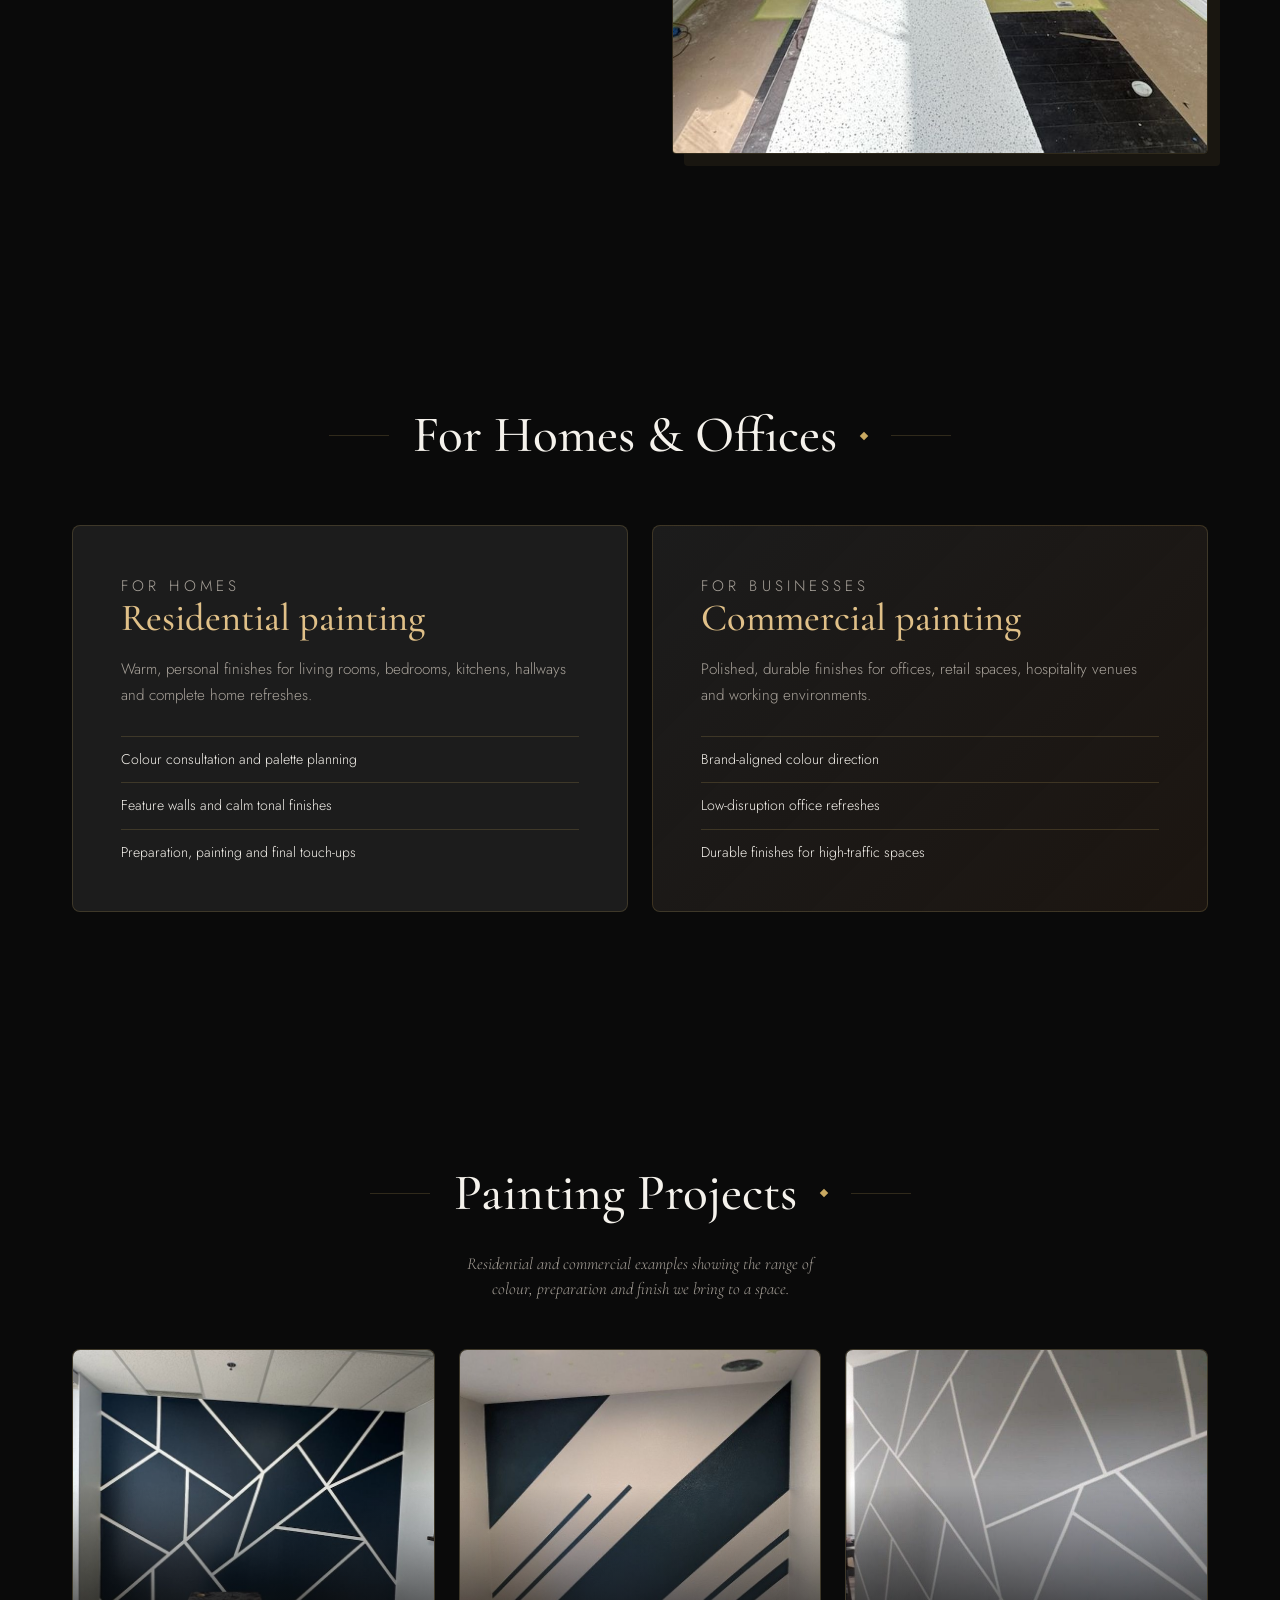
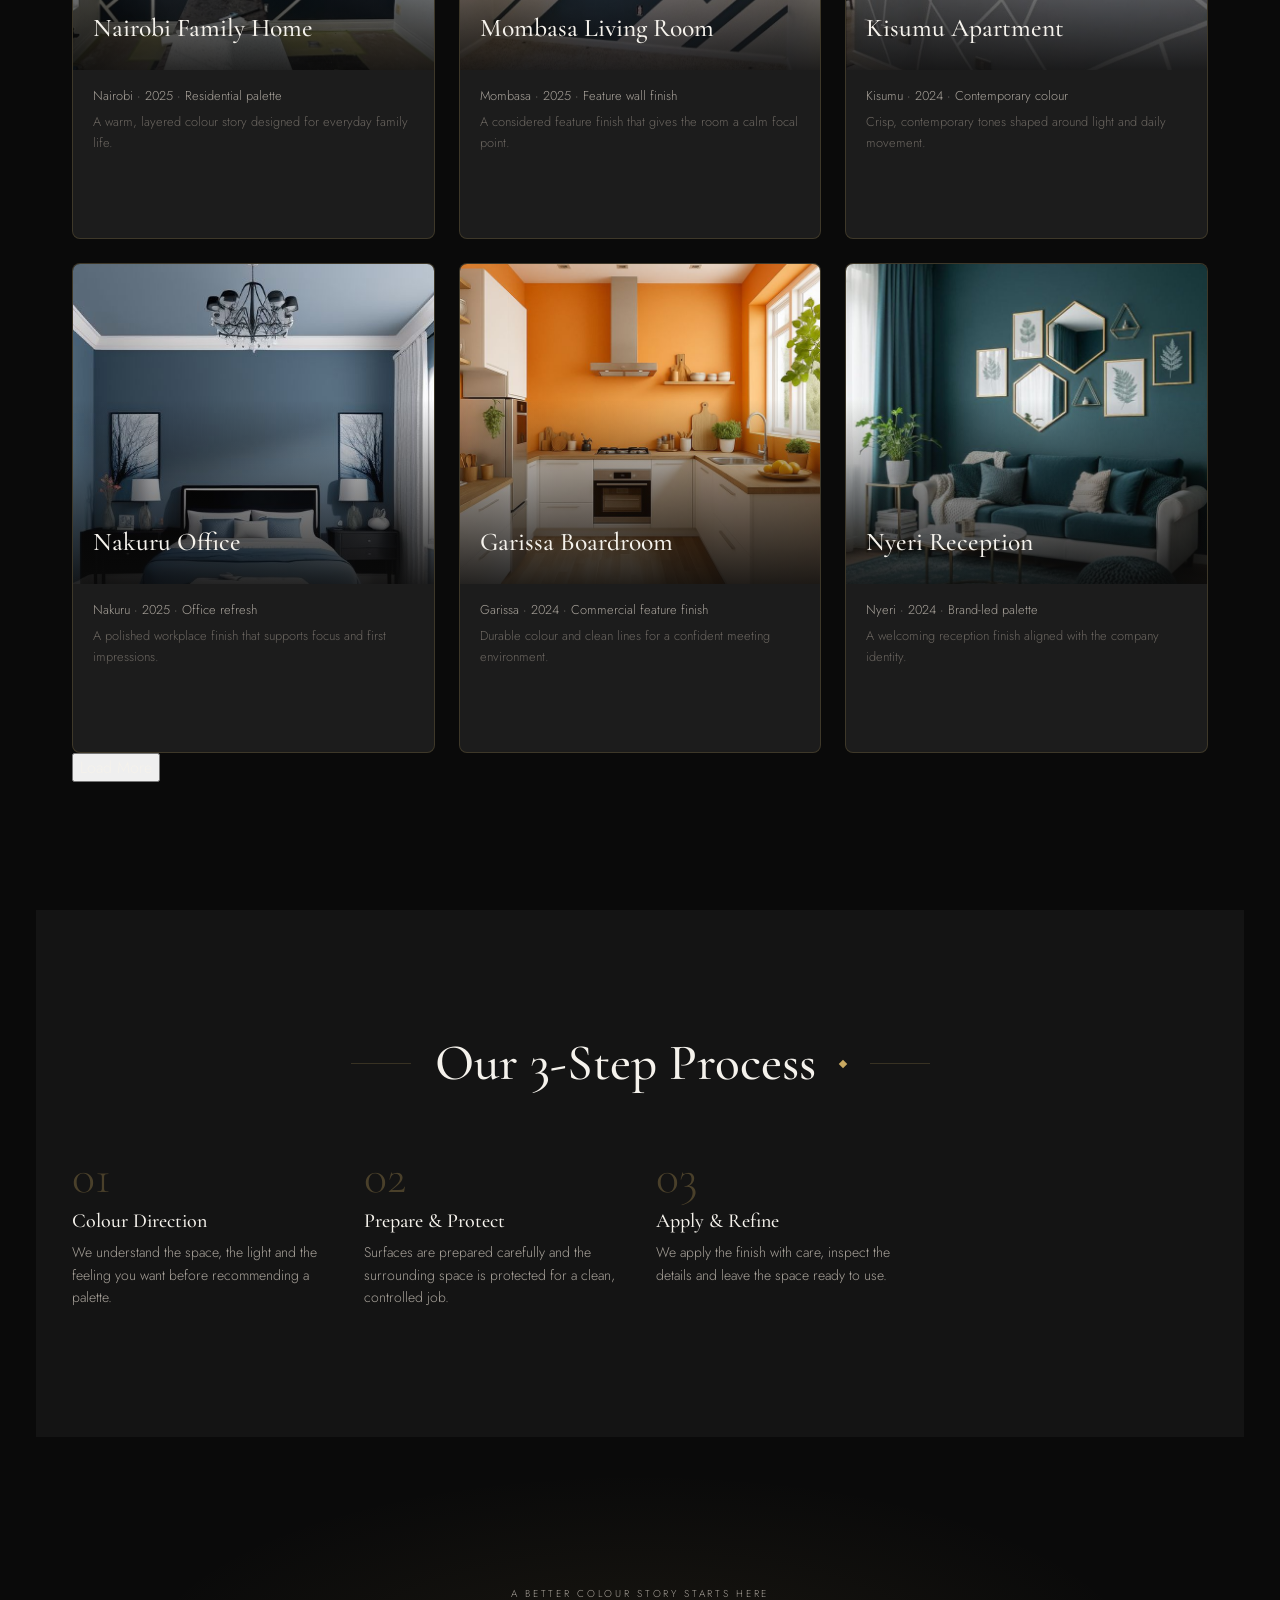
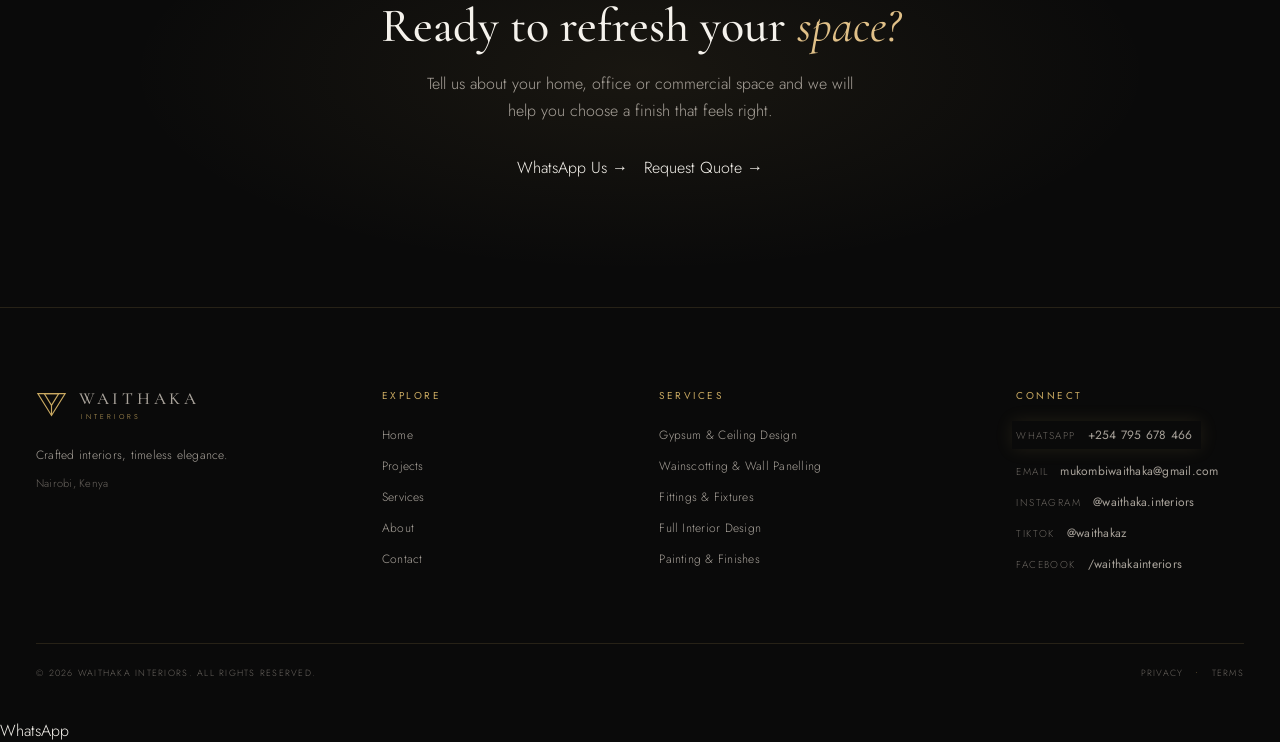
<file: services/painting.html>
<!doctype html>
<html lang="en">
<head>
  <meta charset="UTF-8" />
  <meta name="viewport" content="width=device-width, initial-scale=1.0" />
  <meta name="description" content="Residential and commercial painting services by Waithaka Interiors for considered colour, durable finishes and polished spaces." />
  <title>Painting &amp; Finishes | Waithaka Interiors</title>
  <link rel="preconnect" href="https://fonts.googleapis.com" />
  <link rel="preconnect" href="https://fonts.gstatic.com" crossorigin />
  <link href="https://fonts.googleapis.com/css2?family=Cormorant+Garamond:ital,wght@0,400;0,500;0,600;1,400;1,500&family=Jost:wght@300;400;500&display=swap" rel="stylesheet" />
  <link rel="stylesheet" href="../style.css" />
  <link rel="stylesheet" href="service.css" />
  <style>
    .service-page .container { width: min(1240px, calc(100% - 72px)); margin-right: auto; margin-left: auto; }
    .painting-scope { padding: clamp(5rem, 10vw, 9rem) 0; }
    .painting-scope-grid { display: grid; grid-template-columns: repeat(2, minmax(0, 1fr)); gap: 1.5rem; }
    .painting-scope-card { padding: clamp(1.5rem, 4vw, 3rem); background: var(--bg-card, var(--card)); border: 1px solid var(--divider, var(--line)); border-radius: 8px; }
    .painting-scope-card--office { background: linear-gradient(135deg, var(--bg-card, var(--card)), rgba(139, 94, 60, .14)); }
    .painting-scope-card h3 { margin: 0 0 1.25rem; color: var(--gold-light, var(--gold)); font: 500 clamp(1.8rem, 3vw, 2.8rem) / .95 var(--font-serif, 'Cormorant Garamond', serif); }
    .painting-scope-card p { margin: 0; color: var(--text-muted, var(--muted)); font: 300 .95rem / 1.7 var(--font-sans, 'Jost', sans-serif); }
    .painting-scope-card ul { display: grid; gap: .75rem; margin: 1.75rem 0 0; padding: 0; list-style: none; }
    .painting-scope-card li { padding-top: .75rem; border-top: 1px solid var(--divider, var(--line)); color: var(--text, #f5f2ec); font: 300 .88rem / 1.5 var(--font-sans, 'Jost', sans-serif); }
    @media (max-width: 767px) { .service-page .container { width: calc(100% - 40px); } .painting-scope-grid { grid-template-columns: 1fr; } }
  </style>
</head>
<body class="service-page">
  <header class="site-header">
    <nav class="nav-shell" aria-label="Main navigation">
      <a class="brand" href="../index.html#home" aria-label="Waithaka Interiors home"><svg class="brand-mark" viewBox="0 0 34 34" aria-hidden="true"><path d="M2 5h30L17 29 2 5Z"/><path d="M9 5h16L17 18 9 5Z"/><path d="M17 18v11"/></svg><span class="brand-copy"><strong>WAITHAKA</strong><small>INTERIORS</small></span></a>
      <button class="menu-toggle" type="button" aria-label="Open menu" aria-expanded="false"><span></span><span></span></button>
      <div class="nav-links"><a class="nav-whatsapp" href="https://wa.me/254795678466" target="_blank" rel="noopener" aria-label="Chat on WhatsApp"><svg viewBox="0 0 24 24" aria-hidden="true"><path d="M20 11.5a8 8 0 0 1-11.7 7.1L4 20l1.4-4.1A8 8 0 1 1 20 11.5Z"/><path d="M9 8.5c.2-.5.5-.5.8-.5h.5c.2 0 .4.1.5.4l.7 1.6c.1.2.1.4-.1.6l-.5.6c.5 1 1.3 1.7 2.3 2.2l.6-.5c.2-.2.4-.2.6-.1l1.5.7c.3.1.4.3.3.6-.2.8-.7 1.3-1.5 1.4-2 .1-4.7-2.1-5.7-3.5-.8-1.2-1.2-2.8-.9-3.5Z"/></svg></a><a href="../index.html#home">Home</a><a href="#projects">Projects</a><a href="#services">Services</a><a href="../index.html#contact">Contact</a><a class="nav-quote" href="../index.html#contact">Request Quote</a></div>
    </nav>
  </header>

  <main>
    <section class="service-hero" style="--service-hero-image: url('https://images.unsplash.com/photo-1589939705384-5185137a7f0f?auto=format&amp;fit=crop&amp;w=2400&amp;q=90');">
      <div class="container"><p class="eyebrow">Colour, atmosphere, finish</p><h1>Painting <em>&amp; Finishes</em></h1><div class="gold-divider" aria-hidden="true"><span></span><i></i><span></span></div><p class="lede">Thoughtful colour and disciplined preparation for residential homes, offices, retail spaces and every room that deserves a better finish.</p><div class="btn-row"><a class="btn btn--gold" href="https://wa.me/254795678466" target="_blank" rel="noopener">Plan Your Colour Direction <span aria-hidden="true">→</span></a><a class="btn btn--ghost" href="#projects">See Examples <span aria-hidden="true">↓</span></a></div></div>
    </section>

    <section class="service-intro section"><div class="container two-col"><div class="two-col__text"><p class="eyebrow">More than a coat of paint</p><h2>Finish that changes how a space <em>feels.</em></h2><p>We help you choose colour, sheen and finish with the whole room in mind: its light, furniture, function and the atmosphere you want people to feel.</p><p>Every project is prepared carefully, applied cleanly and finished with the detail needed for a result that looks good beyond the first day.</p></div><div class="two-col__image"><img src="../paint/p1.jpeg" alt="Finished residential painting example" loading="lazy" /></div></div></section>

    <section class="painting-scope section" id="services"><div class="container"><div class="section-title"><span></span><h2>For Homes &amp; Offices</h2><i aria-hidden="true"></i><span></span></div><div class="painting-scope-grid"><article class="painting-scope-card"><p class="eyebrow">For homes</p><h3>Residential painting</h3><p>Warm, personal finishes for living rooms, bedrooms, kitchens, hallways and complete home refreshes.</p><ul><li>Colour consultation and palette planning</li><li>Feature walls and calm tonal finishes</li><li>Preparation, painting and final touch-ups</li></ul></article><article class="painting-scope-card painting-scope-card--office"><p class="eyebrow">For businesses</p><h3>Commercial painting</h3><p>Polished, durable finishes for offices, retail spaces, hospitality venues and working environments.</p><ul><li>Brand-aligned colour direction</li><li>Low-disruption office refreshes</li><li>Durable finishes for high-traffic spaces</li></ul></article></div></div></section>

    <section class="service-projects section" id="projects"><div class="container"><div class="section-title"><span></span><h2>Painting Projects</h2><i aria-hidden="true"></i><span></span></div><p class="section-sub">Residential and commercial examples showing the range of colour, preparation and finish we bring to a space.</p><p class="projects-loading" id="projectsLoading">Loading painting projects...</p><div class="projects-grid" id="projectsGrid" aria-live="polite"></div><div class="btn-row"><button class="btn btn--ghost" id="loadMoreBtn" type="button" hidden>Load More</button></div></div></section>

    <section class="service-process section"><div class="container"><div class="section-title"><span></span><h2>Our 3-Step Process</h2><i aria-hidden="true"></i><span></span></div><ol class="process-grid"><li><span class="step-num">01</span><h3>Colour Direction</h3><p>We understand the space, the light and the feeling you want before recommending a palette.</p></li><li><span class="step-num">02</span><h3>Prepare &amp; Protect</h3><p>Surfaces are prepared carefully and the surrounding space is protected for a clean, controlled job.</p></li><li><span class="step-num">03</span><h3>Apply &amp; Refine</h3><p>We apply the finish with care, inspect the details and leave the space ready to use.</p></li></ol></div></section>

    <section class="service-cta section"><div class="container"><p class="eyebrow">A better colour story starts here</p><h2>Ready to refresh your <em>space?</em></h2><p>Tell us about your home, office or commercial space and we will help you choose a finish that feels right.</p><div class="btn-row"><a class="btn btn--gold" href="https://wa.me/254795678466" target="_blank" rel="noopener">WhatsApp Us <span aria-hidden="true">→</span></a><a class="btn btn--ghost" href="../index.html#contact">Request Quote <span aria-hidden="true">→</span></a></div></div></section>
  </main>

  <footer class="site-footer" id="footer"><div class="footer-grid"><div class="footer-brand"><a class="brand footer-brand-link" href="../index.html#home" aria-label="Waithaka Interiors home"><svg class="brand-mark" viewBox="0 0 34 34" aria-hidden="true"><path d="M2 5h30L17 29 2 5Z"/><path d="M9 5h16L17 18 9 5Z"/><path d="M17 18v11"/></svg><span class="brand-copy"><strong>WAITHAKA</strong><small>INTERIORS</small></span></a><p>Crafted interiors, timeless elegance.</p><span>Nairobi, Kenya</span></div><div class="footer-column"><h3>Explore</h3><a href="../index.html#home">Home</a><a href="#projects">Projects</a><a href="#services">Services</a><a href="../index.html#about">About</a><a href="../index.html#contact">Contact</a></div><div class="footer-column"><h3>Services</h3><a href="gypsum.html">Gypsum &amp; Ceiling Design</a><a href="wainscotting.html">Wainscotting &amp; Wall Panelling</a><a href="fittings.html">Fittings &amp; Fixtures</a><a href="full-interior-design.html">Full Interior Design</a><a href="painting.html">Painting &amp; Finishes</a></div><div class="footer-column footer-connect"><h3>Connect</h3></div></div><div class="footer-bottom"><span>© 2026 Waithaka Interiors. All rights reserved.</span><div><a href="#footer">Privacy</a><i>•</i><a href="#footer">Terms</a></div></div></footer>

  <a class="whatsapp-bubble" href="https://wa.me/254795678466" target="_blank" rel="noopener" aria-label="Chat with Waithaka Interiors on WhatsApp">WhatsApp</a>
  <div class="lightbox" id="lightbox" role="dialog" aria-modal="true" aria-label="Project image viewer" aria-hidden="true"><button class="lightbox__close" id="lightboxClose" type="button" aria-label="Close image viewer">×</button><button class="lightbox__nav lightbox__nav--prev" id="lightboxPrev" type="button" aria-label="Previous project">←</button><figure class="lightbox__figure"><img class="lightbox__img" id="lightboxImage" alt="" /><figcaption class="lightbox__caption" id="lightboxCaption"></figcaption></figure><button class="lightbox__nav lightbox__nav--next" id="lightboxNext" type="button" aria-label="Next project">→</button></div>
  <script>
    const header = document.querySelector('.site-header');
    const menuToggle = document.querySelector('.menu-toggle');
    const navLinks = document.querySelector('.nav-links');
    const projectsGrid = document.querySelector('#projectsGrid');
    const projectsLoading = document.querySelector('#projectsLoading');
    const loadMoreButton = document.querySelector('#loadMoreBtn');
    const lightbox = document.querySelector('#lightbox');
    const lightboxImage = document.querySelector('#lightboxImage');
    const lightboxCaption = document.querySelector('#lightboxCaption');
    const pageSize = 6;
    let projects = [];
    let visibleCount = 0;
    let activeProject = 0;
    const updateHeader = () => header.classList.toggle('scrolled', window.scrollY > 24);
    window.addEventListener('scroll', updateHeader, { passive: true });
    updateHeader();
    menuToggle.addEventListener('click', () => { const open = navLinks.classList.toggle('open'); menuToggle.classList.toggle('active', open); menuToggle.setAttribute('aria-expanded', String(open)); menuToggle.setAttribute('aria-label', open ? 'Close menu' : 'Open menu'); });
    document.querySelectorAll('.nav-links a').forEach((link) => link.addEventListener('click', () => { navLinks.classList.remove('open'); menuToggle.classList.remove('active'); menuToggle.setAttribute('aria-expanded', 'false'); }));
    const openLightbox = (index) => { activeProject = index; const project = projects[activeProject]; lightboxImage.src = project.image; lightboxImage.alt = project.title; lightboxCaption.textContent = `${project.title} - ${project.location} - ${project.year} - ${project.style}`; lightbox.classList.add('is-open'); lightbox.setAttribute('aria-hidden', 'false'); document.body.style.overflow = 'hidden'; document.querySelector('#lightboxClose').focus(); };
    const closeLightbox = () => { lightbox.classList.remove('is-open'); lightbox.setAttribute('aria-hidden', 'true'); document.body.style.overflow = ''; };
    const renderProjects = () => { projects.slice(visibleCount, visibleCount + pageSize).forEach((project, index) => { const projectIndex = visibleCount + index; const card = document.createElement('article'); card.className = 'project-card'; card.tabIndex = 0; card.setAttribute('role', 'button'); card.setAttribute('aria-label', `View ${project.title}`); card.innerHTML = `<div class="project-card__media"><img src="${project.image}" alt="${project.title}" loading="lazy"><h3>${project.title}</h3></div><div class="project-card__meta"><span>${project.location} · ${project.year} · ${project.style}</span><span class="caption">${project.caption}</span></div>`; card.addEventListener('click', () => openLightbox(projectIndex)); card.addEventListener('keydown', (event) => { if (event.key === 'Enter' || event.key === ' ') { event.preventDefault(); openLightbox(projectIndex); } }); projectsGrid.append(card); }); visibleCount += Math.min(pageSize, projects.length - visibleCount); loadMoreButton.hidden = visibleCount >= projects.length; };
    const moveLightbox = (direction) => openLightbox((activeProject + direction + projects.length) % projects.length);
    document.querySelector('#lightboxClose').addEventListener('click', closeLightbox); document.querySelector('#lightboxPrev').addEventListener('click', () => moveLightbox(-1)); document.querySelector('#lightboxNext').addEventListener('click', () => moveLightbox(1)); lightbox.addEventListener('click', (event) => { if (event.target === lightbox) closeLightbox(); }); document.addEventListener('keydown', (event) => { if (!lightbox.classList.contains('is-open')) return; if (event.key === 'Escape') closeLightbox(); if (event.key === 'ArrowLeft') moveLightbox(-1); if (event.key === 'ArrowRight') moveLightbox(1); }); loadMoreButton.addEventListener('click', renderProjects);
    fetch('painting-projects.json').then((response) => { if (!response.ok) throw new Error('Project data unavailable'); return response.json(); }).then((data) => { projects = data; projectsLoading.hidden = true; renderProjects(); }).catch(() => { projectsLoading.textContent = 'Project gallery unavailable. Please try again shortly.'; });
  </script>
  <script src="contact-consistency.js"></script>
</body>
</html>
</file>
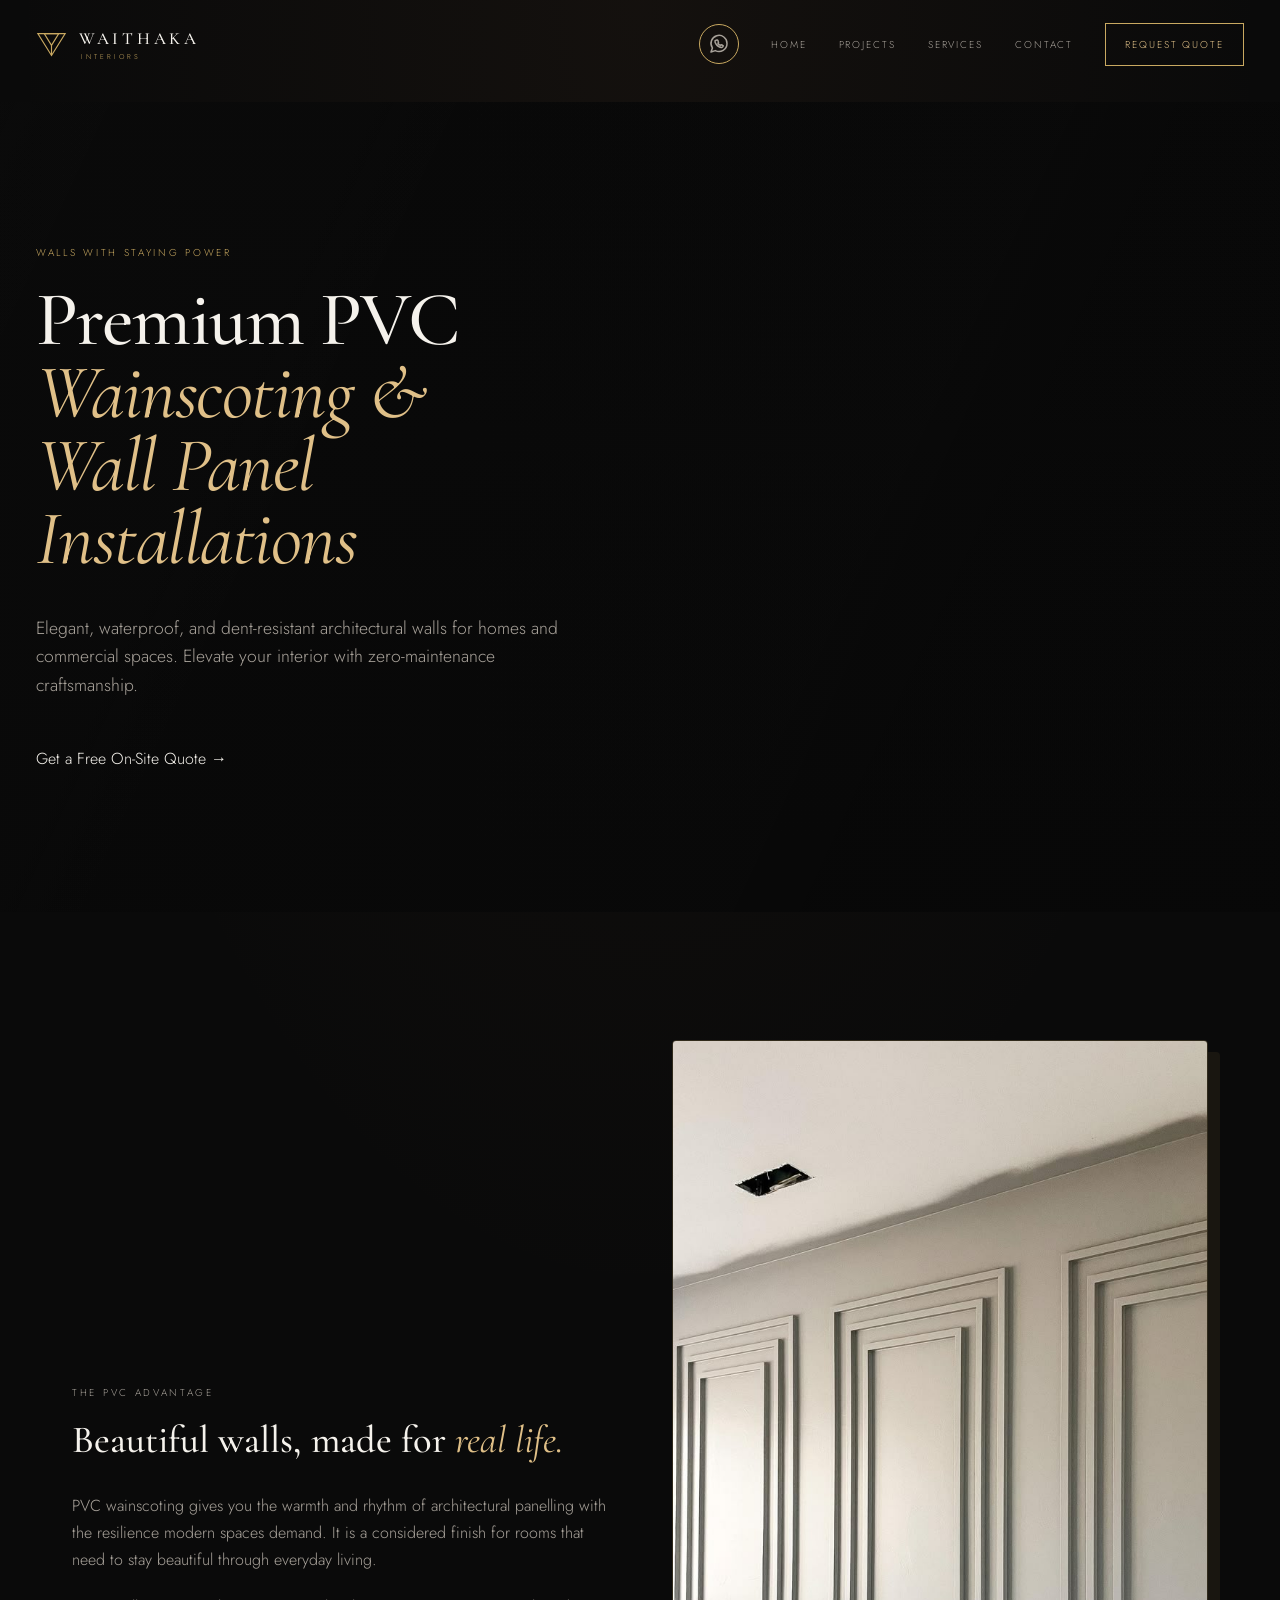
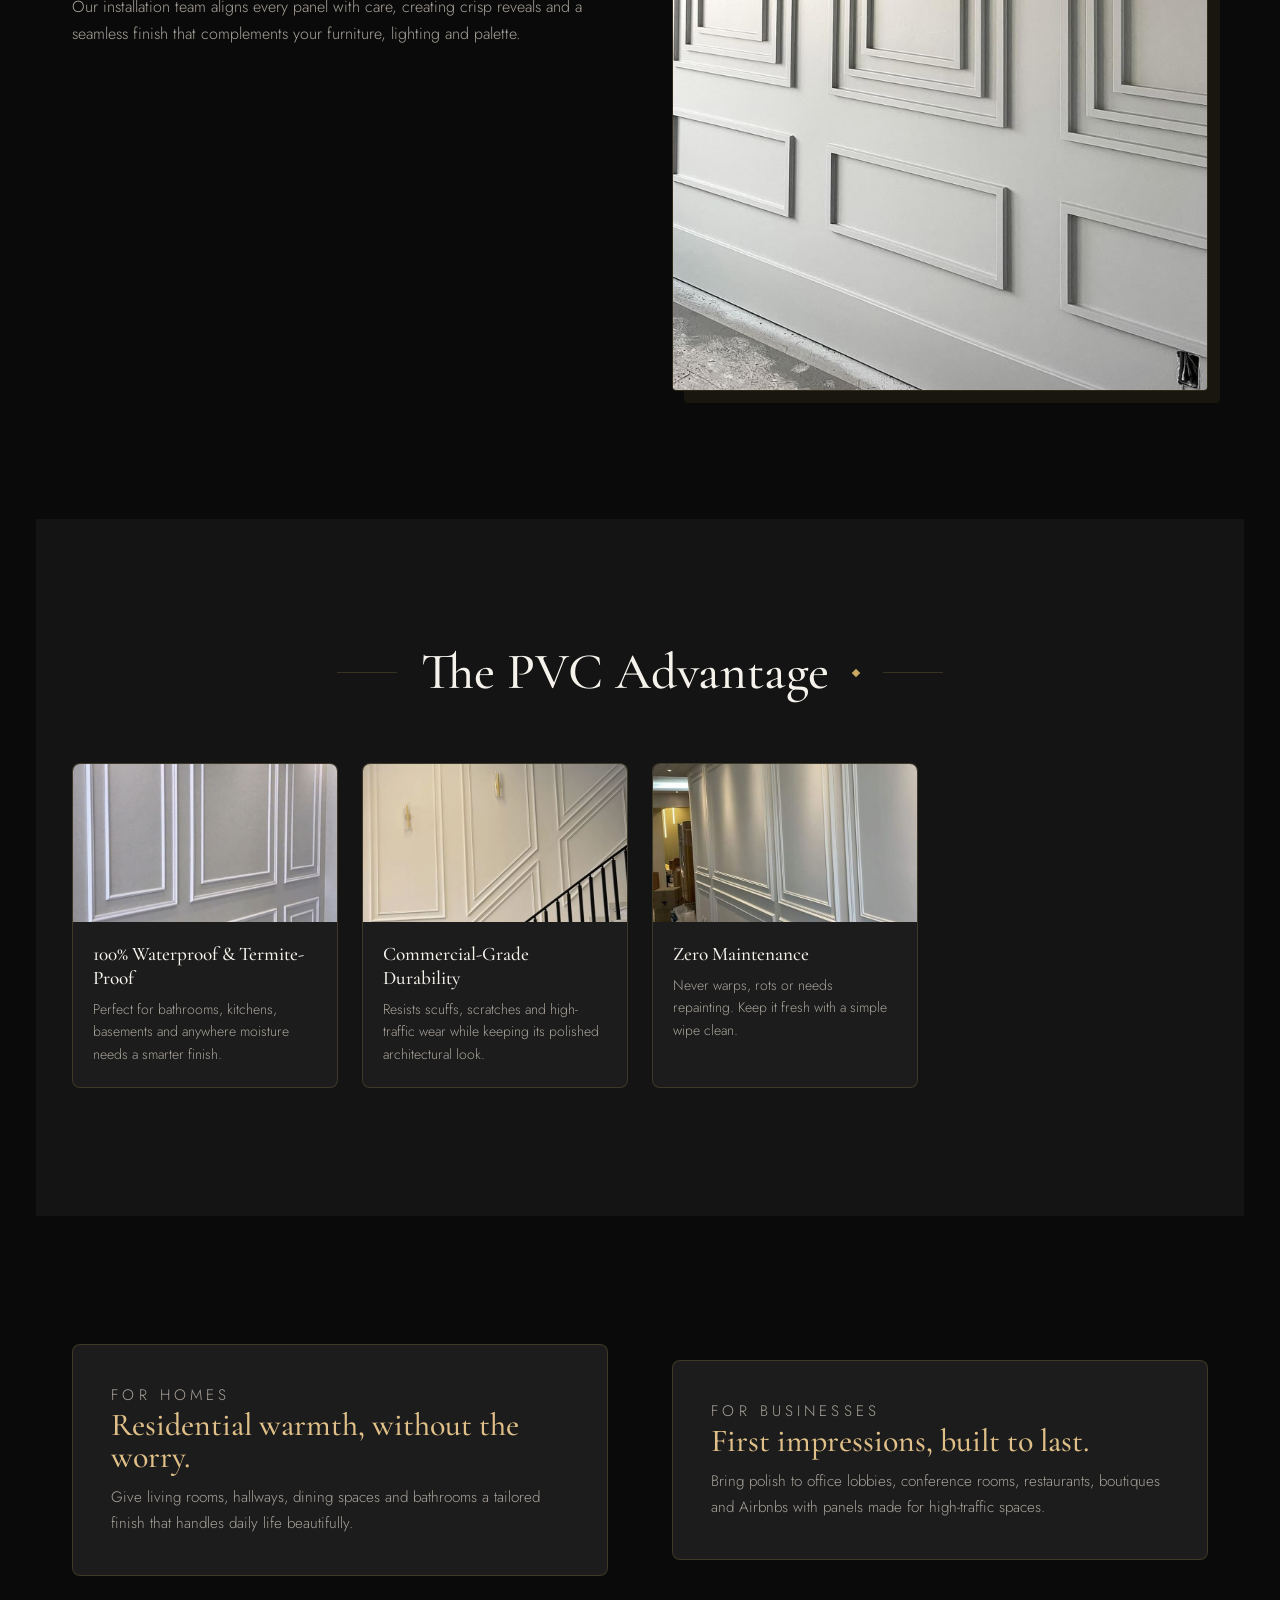
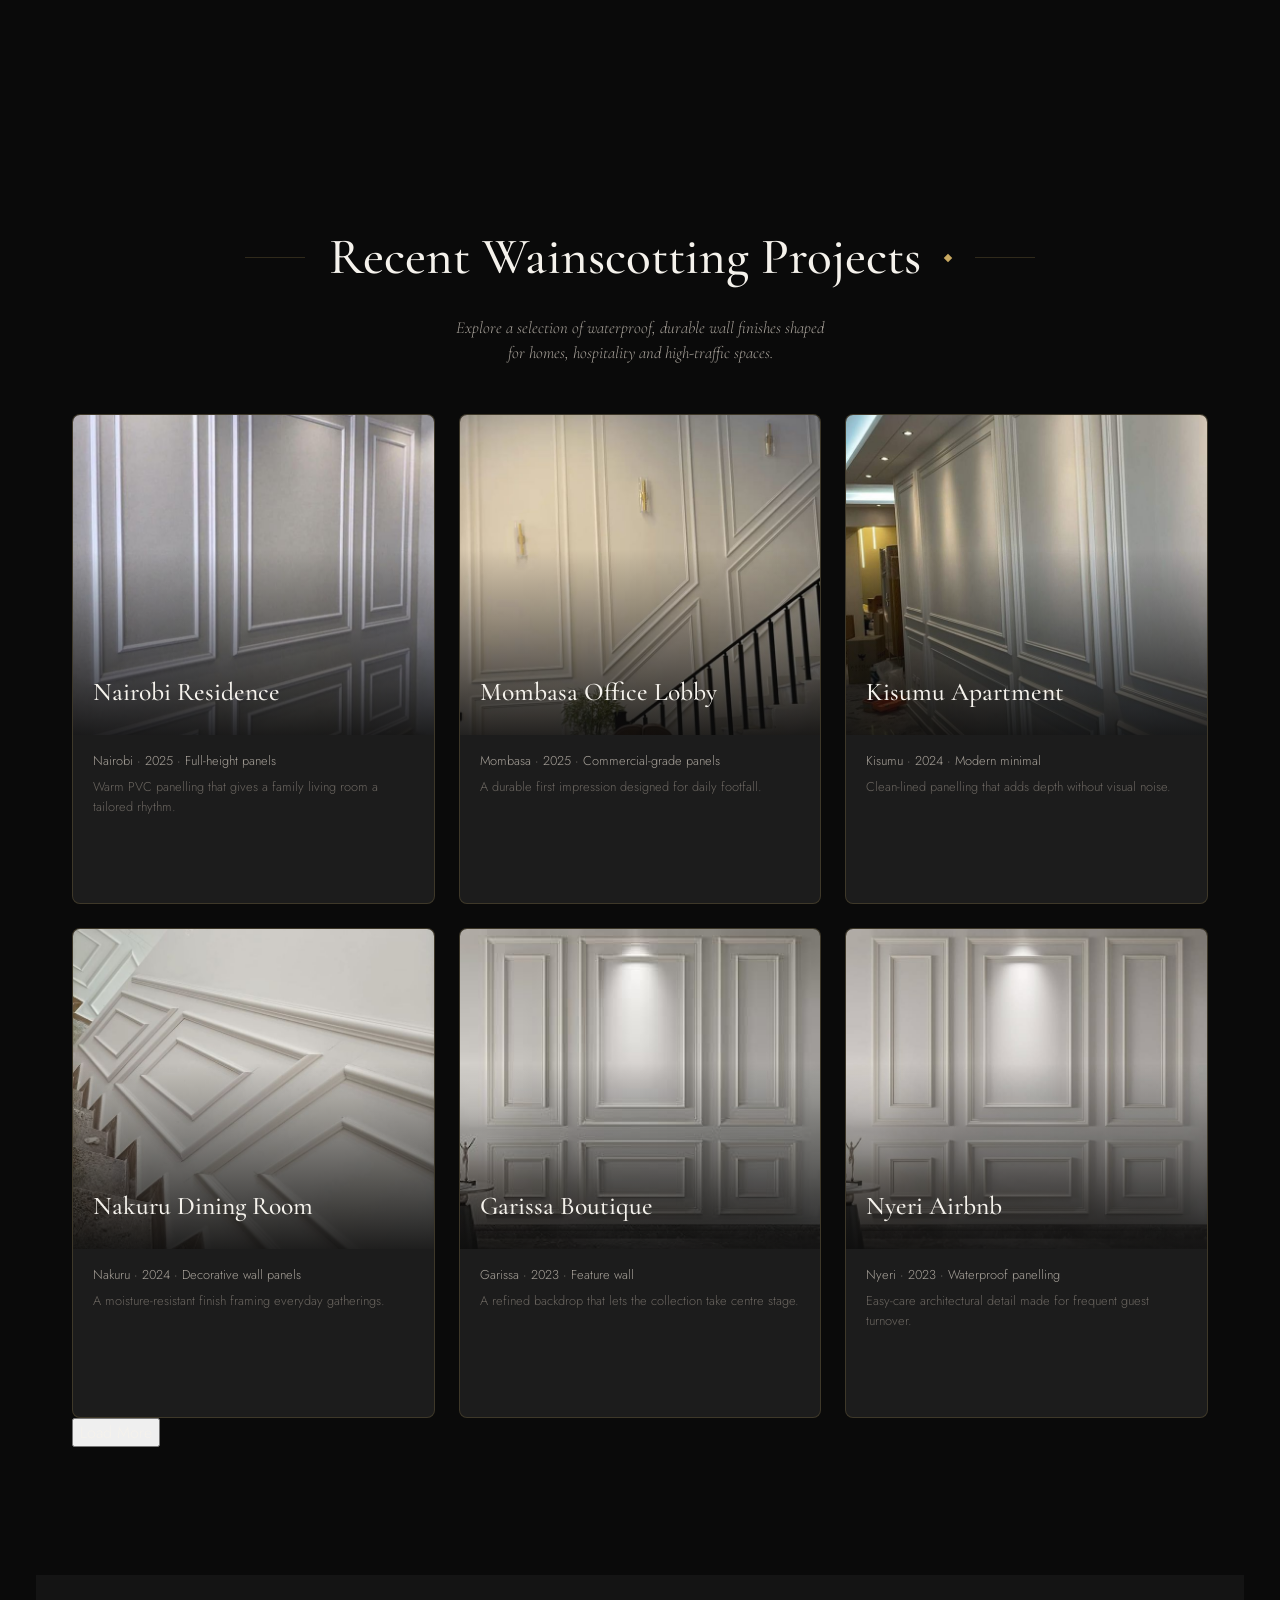
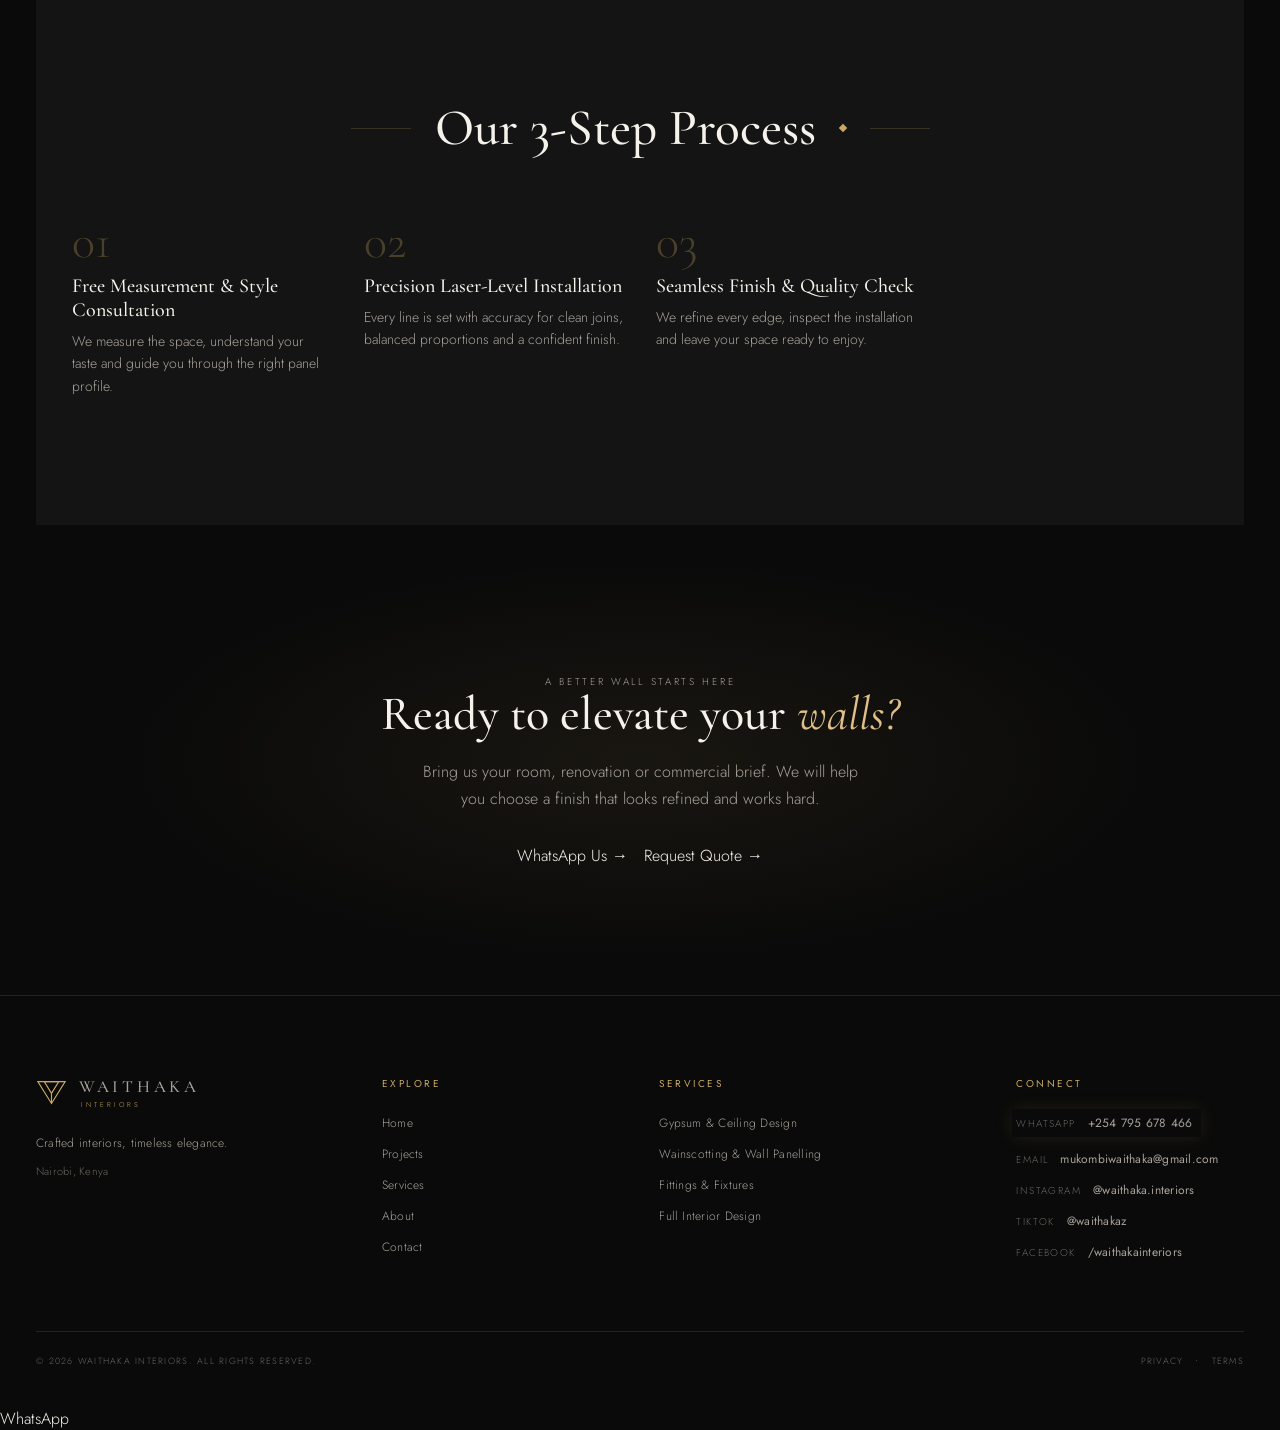
<file: services/wainscotting.html>
<!doctype html>
<html lang="en">
<head>
  <meta charset="UTF-8" />
  <meta name="viewport" content="width=device-width, initial-scale=1.0" />
  <meta name="description" content="Premium PVC wainscoting and wall panel installations by Waithaka Interiors for elegant, durable residential and commercial spaces." />
  <title>Wainscotting &amp; Wall Panelling | Waithaka Interiors</title>
  <link rel="preconnect" href="https://fonts.googleapis.com" />
  <link rel="preconnect" href="https://fonts.gstatic.com" crossorigin />
  <link href="https://fonts.googleapis.com/css2?family=Cormorant+Garamond:ital,wght@0,400;0,500;0,600;1,400;1,500&family=Jost:wght@300;400;500&display=swap" rel="stylesheet" />
  <link rel="stylesheet" href="../style.css" />
  <link rel="stylesheet" href="service.css" />
  <style>
    .service-page .container { width: min(1240px, calc(100% - 72px)); margin-right: auto; margin-left: auto; }
    .wainscotting-advantage .style-card__image { aspect-ratio: 5 / 3; }
    .application-panel { padding: clamp(1.5rem, 3vw, 2.5rem); background: var(--bg-card, var(--card)); border: 1px solid var(--divider, var(--line)); border-radius: 8px; }
    .application-panel h3 { margin: 0 0 0.75rem; color: var(--gold-light, var(--gold)); font: 500 clamp(1.5rem, 2.5vw, 2rem) / 1 var(--font-serif, 'Cormorant Garamond', serif); }
    .application-panel p { margin: 0; color: var(--text-muted, var(--muted)); font: 300 0.95rem / 1.7 var(--font-sans, 'Jost', sans-serif); }
    @media (max-width: 767px) { .service-page .container { width: calc(100% - 40px); } }
  </style>
</head>
<body class="service-page">
  <header class="site-header">
    <nav class="nav-shell" aria-label="Main navigation">
      <a class="brand" href="../index.html#home" aria-label="Waithaka Interiors home">
        <svg class="brand-mark" viewBox="0 0 34 34" aria-hidden="true"><path d="M2 5h30L17 29 2 5Z"/><path d="M9 5h16L17 18 9 5Z"/><path d="M17 18v11"/></svg>
        <span class="brand-copy"><strong>WAITHAKA</strong><small>INTERIORS</small></span>
      </a>
      <button class="menu-toggle" type="button" aria-label="Open menu" aria-expanded="false"><span></span><span></span></button>
      <div class="nav-links">
        <a class="nav-whatsapp" href="https://wa.me/2547XXXXXXXX" target="_blank" rel="noopener" aria-label="Chat on WhatsApp"><svg viewBox="0 0 24 24" aria-hidden="true"><path d="M20 11.5a8 8 0 0 1-11.7 7.1L4 20l1.4-4.1A8 8 0 1 1 20 11.5Z"/><path d="M9 8.5c.2-.5.5-.5.8-.5h.5c.2 0 .4.1.5.4l.7 1.6c.1.2.1.4-.1.6l-.5.6c.5 1 1.3 1.7 2.3 2.2l.6-.5c.2-.2.4-.2.6-.1l1.5.7c.3.1.4.3.3.6-.2.8-.7 1.3-1.5 1.4-2 .1-4.7-2.1-5.7-3.5-.8-1.2-1.2-2.8-.9-3.5Z"/></svg></a>
        <a href="../index.html#home">Home</a>
        <a href="#applications">Projects</a>
        <a href="#advantage">Services</a>
        <a href="../index.html#contact">Contact</a>
        <a class="nav-quote" href="../index.html#contact">Request Quote</a>
      </div>
    </nav>
  </header>

  <main>
    <section class="service-hero" style="--service-hero-image: url('https://images.unsplash.com/photo-1618221195710-dd6b41faaea6?auto=format&amp;fit=crop&amp;w=2400&amp;q=90');">
      <div class="container">
        <p class="eyebrow">Walls with staying power</p>
        <h1>Premium PVC <em>Wainscoting &amp; Wall Panel Installations</em></h1>
        <div class="gold-divider" aria-hidden="true"><span></span><i></i><span></span></div>
        <p class="lede">Elegant, waterproof, and dent-resistant architectural walls for homes and commercial spaces. Elevate your interior with zero-maintenance craftsmanship.</p>
        <div class="btn-row"><a class="btn btn--gold" href="https://wa.me/2547XXXXXXXX" target="_blank" rel="noopener">Get a Free On-Site Quote <span aria-hidden="true">→</span></a></div>
      </div>
    </section>

    <section class="service-intro section" id="advantage">
      <div class="container two-col">
        <div class="two-col__text">
          <p class="eyebrow">The PVC advantage</p>
          <h2>Beautiful walls, made for <em>real life.</em></h2>
          <p>PVC wainscoting gives you the warmth and rhythm of architectural panelling with the resilience modern spaces demand. It is a considered finish for rooms that need to stay beautiful through everyday living.</p>
          <p>Our installation team aligns every panel with care, creating crisp reveals and a seamless finish that complements your furniture, lighting and palette.</p>
        </div>
        <div class="two-col__image"><img src="../wainscotting/wain1.jpeg" alt="Elegant interior with warm decorative wall panelling" loading="lazy" /></div>
      </div>
    </section>

    <section class="service-styles section wainscotting-advantage">
      <div class="container">
        <div class="section-title"><span></span><h2>The PVC Advantage</h2><i aria-hidden="true"></i><span></span></div>
        <div class="styles-grid">
          <article class="style-card"><div class="style-card__image"><img src="../wainscotting/wain2.jpeg" alt="Water-resistant wall panelling in a refined bathroom interior" loading="lazy" /></div><h3>100% Waterproof &amp; Termite-Proof</h3><p>Perfect for bathrooms, kitchens, basements and anywhere moisture needs a smarter finish.</p></article>
          <article class="style-card"><div class="style-card__image"><img src="../wainscotting/wain3.jpeg" alt="Durable wall panels in a busy commercial office" loading="lazy" /></div><h3>Commercial-Grade Durability</h3><p>Resists scuffs, scratches and high-traffic wear while keeping its polished architectural look.</p></article>
          <article class="style-card"><div class="style-card__image"><img src="../wainscotting/wain4.jpeg" alt="Low-maintenance paneled living space" loading="lazy" /></div><h3>Zero Maintenance</h3><p>Never warps, rots or needs repainting. Keep it fresh with a simple wipe clean.</p></article>
        </div>
      </div>
    </section>

    <section class="service-intro section" id="applications">
      <div class="container two-col">
        <div class="application-panel"><p class="eyebrow">For homes</p><h3>Residential warmth, without the worry.</h3><p>Give living rooms, hallways, dining spaces and bathrooms a tailored finish that handles daily life beautifully.</p></div>
        <div class="application-panel"><p class="eyebrow">For businesses</p><h3>First impressions, built to last.</h3><p>Bring polish to office lobbies, conference rooms, restaurants, boutiques and Airbnbs with panels made for high-traffic spaces.</p></div>
      </div>
    </section>

    <section class="service-projects section" id="projects">
      <div class="container">
        <div class="section-title"><span></span><h2>Recent Wainscotting Projects</h2><i aria-hidden="true"></i><span></span></div>
        <p class="section-sub">Explore a selection of waterproof, durable wall finishes shaped for homes, hospitality and high-traffic spaces.</p>
        <p class="projects-loading" id="projectsLoading">Loading recent projects...</p>
        <div class="projects-grid" id="projectsGrid" aria-live="polite"></div>
        <div class="btn-row"><button class="btn btn--ghost" id="loadMoreBtn" type="button" hidden>Load More</button></div>
      </div>
    </section>

    <section class="service-process section">
      <div class="container">
        <div class="section-title"><span></span><h2>Our 3-Step Process</h2><i aria-hidden="true"></i><span></span></div>
        <ol class="process-grid">
          <li><span class="step-num">01</span><h3>Free Measurement &amp; Style Consultation</h3><p>We measure the space, understand your taste and guide you through the right panel profile.</p></li>
          <li><span class="step-num">02</span><h3>Precision Laser-Level Installation</h3><p>Every line is set with accuracy for clean joins, balanced proportions and a confident finish.</p></li>
          <li><span class="step-num">03</span><h3>Seamless Finish &amp; Quality Check</h3><p>We refine every edge, inspect the installation and leave your space ready to enjoy.</p></li>
        </ol>
      </div>
    </section>

    <section class="service-cta section">
      <div class="container">
        <p class="eyebrow">A better wall starts here</p>
        <h2>Ready to elevate your <em>walls?</em></h2>
        <p>Bring us your room, renovation or commercial brief. We will help you choose a finish that looks refined and works hard.</p>
        <div class="btn-row"><a class="btn btn--gold" href="https://wa.me/2547XXXXXXXX" target="_blank" rel="noopener">WhatsApp Us <span aria-hidden="true">→</span></a><a class="btn btn--ghost" href="../index.html#contact">Request Quote <span aria-hidden="true">→</span></a></div>
      </div>
    </section>
  </main>

  <footer class="site-footer" id="footer">
    <div class="footer-grid">
      <div class="footer-brand"><a class="brand footer-brand-link" href="../index.html#home" aria-label="Waithaka Interiors home"><svg class="brand-mark" viewBox="0 0 34 34" aria-hidden="true"><path d="M2 5h30L17 29 2 5Z"/><path d="M9 5h16L17 18 9 5Z"/><path d="M17 18v11"/></svg><span class="brand-copy"><strong>WAITHAKA</strong><small>INTERIORS</small></span></a><p>Crafted interiors, timeless elegance.</p><span>Nairobi, Kenya</span></div>
      <div class="footer-column"><h3>Explore</h3><a href="../index.html#home">Home</a><a href="#applications">Projects</a><a href="#advantage">Services</a><a href="../index.html#about">About</a><a href="../index.html#contact">Contact</a></div>
      <div class="footer-column"><h3>Services</h3><a href="gypsum.html">Gypsum &amp; Ceiling Design</a><a href="wainscotting.html">Wainscotting &amp; Wall Panelling</a><a href="fittings.html">Fittings &amp; Fixtures</a><a href="full-interior-design.html">Full Interior Design</a></div>
      <div class="footer-column footer-connect"><h3>Connect</h3><a class="social-link whatsapp-link" href="https://wa.me/2547XXXXXXXX" target="_blank" rel="noopener"><svg viewBox="0 0 24 24" aria-hidden="true"><path d="M20 11.5a8 8 0 0 1-11.7 7.1L4 20l1.4-4.1A8 8 0 1 1 20 11.5Z"/><path d="M9 8.5c.2-.5.5-.5.8-.5h.5c.2 0 .4.1.5.4l.7 1.6c.1.2.1.4-.1.6l-.5.6c.5 1 1.3 1.7 2.3 2.2l.6-.5c.2-.2.4-.2.6-.1l1.5.7c.3.1.4.3.3.6-.2.8-.7 1.3-1.5 1.4-2 .1-4.7-2.1-5.7-3.5-.8-1.2-1.2-2.8-.9-3.5Z"/></svg><span>+254 7XX XXX XXX</span></a><a class="social-link" href="https://instagram.com/waithaka.interiors" target="_blank" rel="noopener"><svg viewBox="0 0 24 24" aria-hidden="true"><rect x="3.5" y="3.5" width="17" height="17" rx="4"/><circle cx="12" cy="12" r="4"/><circle cx="17.5" cy="6.7" r=".7"/></svg><span>@waithaka.interiors</span></a><a class="social-link" href="https://tiktok.com/@waithaka.interiors" target="_blank" rel="noopener"><svg viewBox="0 0 24 24" aria-hidden="true"><path d="M14 4v10.2a3.8 3.8 0 1 1-3-3.7"/><path d="M14 4c.5 2.2 1.8 3.5 4 4"/></svg><span>@waithaka.interiors</span></a><a class="social-link" href="https://facebook.com/waithakainteriors" target="_blank" rel="noopener"><svg viewBox="0 0 24 24" aria-hidden="true"><rect x="3.5" y="3.5" width="17" height="17" rx="4"/><path d="M13.5 20v-7h2.4l.4-2.7h-2.8V8.6c0-.8.2-1.4 1.4-1.4h1.5V4.8c-.3 0-1.1-.1-2.1-.1-2.1 0-3.5 1.3-3.5 3.6v2h-2v2.7h2v7"/></svg><span>/waithakainteriors</span></a></div>
    </div>
    <div class="footer-bottom"><span>© 2025 Waithaka Interiors. All rights reserved.</span><div><a href="#footer">Privacy</a><i>•</i><a href="#footer">Terms</a></div></div>
  </footer>
  <a class="whatsapp-bubble" href="https://wa.me/2547XXXXXXXX" target="_blank" rel="noopener" aria-label="Chat with Waithaka Interiors on WhatsApp">WhatsApp</a>

  <div class="lightbox" id="lightbox" role="dialog" aria-modal="true" aria-label="Project image viewer" aria-hidden="true">
    <button class="lightbox__close" id="lightboxClose" type="button" aria-label="Close image viewer">×</button>
    <button class="lightbox__nav lightbox__nav--prev" id="lightboxPrev" type="button" aria-label="Previous project">←</button>
    <figure class="lightbox__figure"><img class="lightbox__img" id="lightboxImage" alt="" /><figcaption class="lightbox__caption" id="lightboxCaption"></figcaption></figure>
    <button class="lightbox__nav lightbox__nav--next" id="lightboxNext" type="button" aria-label="Next project">→</button>
  </div>

  <!-- Service-page classes not yet in the original style.css are provided by service.css. -->
  <script>
    const header = document.querySelector('.site-header');
    const menuToggle = document.querySelector('.menu-toggle');
    const navLinks = document.querySelector('.nav-links');
    const projectsGrid = document.querySelector('#projectsGrid');
    const projectsLoading = document.querySelector('#projectsLoading');
    const loadMoreButton = document.querySelector('#loadMoreBtn');
    const lightbox = document.querySelector('#lightbox');
    const lightboxImage = document.querySelector('#lightboxImage');
    const lightboxCaption = document.querySelector('#lightboxCaption');
    const pageSize = 6;
    let projects = [];
    let visibleCount = 0;
    let activeProject = 0;
    const updateHeader = () => header.classList.toggle('scrolled', window.scrollY > 24);
    window.addEventListener('scroll', updateHeader, { passive: true });
    updateHeader();
    menuToggle.addEventListener('click', () => {
      const open = navLinks.classList.toggle('open');
      menuToggle.classList.toggle('active', open);
      menuToggle.setAttribute('aria-expanded', String(open));
      menuToggle.setAttribute('aria-label', open ? 'Close menu' : 'Open menu');
    });
    document.querySelectorAll('.nav-links a').forEach((link) => link.addEventListener('click', () => {
      navLinks.classList.remove('open');
      menuToggle.classList.remove('active');
      menuToggle.setAttribute('aria-expanded', 'false');
    }));

    const openLightbox = (index) => {
      activeProject = index;
      const project = projects[activeProject];
      lightboxImage.src = project.image;
      lightboxImage.alt = project.title;
      lightboxCaption.textContent = `${project.title} — ${project.location} · ${project.year} · ${project.style}`;
      lightbox.classList.add('is-open');
      lightbox.setAttribute('aria-hidden', 'false');
      document.body.style.overflow = 'hidden';
      document.querySelector('#lightboxClose').focus();
    };

    const closeLightbox = () => {
      lightbox.classList.remove('is-open');
      lightbox.setAttribute('aria-hidden', 'true');
      document.body.style.overflow = '';
    };

    const moveLightbox = (direction) => openLightbox((activeProject + direction + projects.length) % projects.length);

    const renderProjects = () => {
      projects.slice(visibleCount, visibleCount + pageSize).forEach((project, index) => {
        const projectIndex = visibleCount + index;
        const card = document.createElement('article');
        card.className = 'project-card';
        card.tabIndex = 0;
        card.setAttribute('role', 'button');
        card.setAttribute('aria-label', `View ${project.title}`);
        card.innerHTML = `<div class="project-card__media"><img src="${project.image}" alt="${project.title}" loading="lazy"><h3>${project.title}</h3></div><div class="project-card__meta"><span>${project.location} · ${project.year} · ${project.style}</span><span class="caption">${project.caption}</span></div>`;
        card.addEventListener('click', () => openLightbox(projectIndex));
        card.addEventListener('keydown', (event) => { if (event.key === 'Enter' || event.key === ' ') { event.preventDefault(); openLightbox(projectIndex); } });
        projectsGrid.append(card);
      });
      visibleCount += Math.min(pageSize, projects.length - visibleCount);
      loadMoreButton.hidden = visibleCount >= projects.length;
    };

    document.querySelector('#lightboxClose').addEventListener('click', closeLightbox);
    document.querySelector('#lightboxPrev').addEventListener('click', () => moveLightbox(-1));
    document.querySelector('#lightboxNext').addEventListener('click', () => moveLightbox(1));
    lightbox.addEventListener('click', (event) => { if (event.target === lightbox) closeLightbox(); });
    document.addEventListener('keydown', (event) => {
      if (!lightbox.classList.contains('is-open')) return;
      if (event.key === 'Escape') closeLightbox();
      if (event.key === 'ArrowLeft') moveLightbox(-1);
      if (event.key === 'ArrowRight') moveLightbox(1);
    });
    loadMoreButton.addEventListener('click', renderProjects);

    fetch('wainscotting-projects.json')
      .then((response) => { if (!response.ok) throw new Error('Project data unavailable'); return response.json(); })
      .then((data) => { projects = data; projectsLoading.hidden = true; renderProjects(); })
      .catch(() => { projectsLoading.textContent = 'Project gallery unavailable. Please try again shortly.'; });
  </script>
  <script src="contact-consistency.js"></script>
</body>
</html>
</file>
<file: style.css>
:root {
  --bg: #0a0a0a;
  --surface: #141414;
  --card: #1c1c1c;
  --gold: #c9a961;
  --gold-light: #e0c088;
  --gold-deep: #8a6d3a;
  --earth: #8b5e3c;
  --text: #f5f2ec;
  --muted: #a8a29a;
  --dim: #6b6660;
  --line: rgba(201, 169, 97, .2);
}

* { box-sizing: border-box; }
html { scroll-behavior: smooth; }
body { margin: 0; background: var(--bg); color: var(--text); font-family: 'Jost', sans-serif; font-weight: 300; }
a { color: inherit; text-decoration: none; }
button { color: inherit; font: inherit; }
.site-header { position: fixed; inset: 0 0 auto; z-index: 20; transition: background .4s, border-color .4s; border-bottom: 1px solid transparent; }
.site-header.scrolled { background: rgba(10, 10, 10, .88); backdrop-filter: blur(12px); border-color: var(--line); }
.nav-shell { width: min(1240px, calc(100% - 72px)); height: 88px; margin: auto; display: flex; align-items: center; justify-content: space-between; gap: 2rem; }
.brand { display: flex; align-items: center; gap: 12px; flex-shrink: 0; }
.brand-mark { width: 31px; height: 31px; fill: none; stroke: var(--gold); stroke-width: 1.25; }
.brand-copy { display: flex; flex-direction: column; line-height: 1; gap: 5px; }
.brand-copy strong { font: 500 17px 'Cormorant Garamond', serif; letter-spacing: .22em; }
.brand-copy small { color: var(--gold); font-size: 7px; letter-spacing: .42em; padding-left: 2px; }
.nav-links { display: flex; align-items: center; gap: 2rem; font-size: 10px; letter-spacing: .19em; text-transform: uppercase; }
.nav-links > a:not(.nav-quote) { color: var(--muted); transition: color .25s; }
.nav-links > a:not(.nav-quote):hover { color: var(--gold-light); }
.nav-quote { padding: 13px 19px; border: 1px solid var(--gold); color: var(--gold-light); transition: .25s; }
.nav-quote:hover { background: var(--gold); color: var(--bg); }
.menu-toggle { display: none; background: none; border: 0; width: 38px; padding: 9px 0; cursor: pointer; }
.menu-toggle span { display: block; width: 27px; height: 1px; background: var(--gold); margin: 6px 0; transition: .3s; }
.hero { min-height: 100vh; position: relative; display: flex; align-items: center; overflow: hidden; background: linear-gradient(90deg, rgba(10,10,10,.93) 0%, rgba(10,10,10,.59) 47%, rgba(10,10,10,.35)), url('https://images.unsplash.com/photo-1618221195710-dd6b41faaea6?auto=format&fit=crop&w=2200&q=85') center/cover; }
.hero::after { content: ''; position: absolute; inset: 0; background: linear-gradient(0deg, rgba(10,10,10,.62), transparent 35%, rgba(10,10,10,.14)); pointer-events: none; }
.hero-content { position: relative; z-index: 1; width: min(1240px, calc(100% - 72px)); margin: 40px auto 0; }
.eyebrow { color: var(--gold); font-size: 10px; letter-spacing: .27em; text-transform: uppercase; margin: 0 0 24px; }
.hero h1 { font: 500 clamp(60px, 7.6vw, 112px)/.86 'Cormorant Garamond', serif; letter-spacing: -.03em; max-width: 790px; margin: 0; }
em { color: var(--gold-light); font-weight: 400; }
.ornament { width: 268px; display: flex; align-items: center; gap: 12px; margin: 38px 0 24px; }
.ornament span { height: 1px; background: var(--gold); flex: 1; opacity: .75; }
.ornament i { width: 8px; height: 8px; background: var(--gold); transform: rotate(45deg); }
.hero-subline { color: var(--text); font-size: 11px; letter-spacing: .19em; text-transform: uppercase; margin: 0; }
.hero-subline b { color: var(--gold); font-weight: 400; padding: 0 8px; }
.hero-actions { display: flex; gap: 27px; align-items: center; margin-top: 38px; }
.button { display: inline-flex; align-items: center; gap: 27px; font-size: 10px; letter-spacing: .16em; text-transform: uppercase; transition: .3s; }
.button-gold { padding: 17px 21px; background: var(--gold); color: var(--bg); }
.button-gold:hover { background: var(--gold-light); box-shadow: 0 0 28px rgba(201,169,97,.25); transform: translateY(-2px); }
.button span { font-size: 19px; line-height: 0; }
.hero-text-link { display: inline-flex; align-items: center; gap: 12px; color: var(--gold-light); font-size: 10px; letter-spacing: .16em; text-transform: uppercase; }
.hero-text-link span { color: var(--gold); font-size: 17px; transition: transform .25s; }
.hero-text-link:hover span { transform: translateY(3px); }
.hero-scroll { position: absolute; z-index: 2; bottom: 36px; left: 36px; display: flex; align-items: center; gap: 14px; color: var(--muted); font-size: 9px; letter-spacing: .22em; text-transform: uppercase; transform: rotate(-90deg); transform-origin: left center; }
.hero-scroll i { display: block; width: 50px; height: 1px; background: var(--gold); }
.hero-index { position: absolute; z-index: 2; right: 36px; bottom: 40px; color: var(--gold); font: 18px 'Cormorant Garamond', serif; letter-spacing: .08em; }.hero-index span { color: var(--dim); padding: 0 8px; }
.section { width: min(1240px, calc(100% - 72px)); margin: auto; padding: 138px 0; }.services-section { padding-bottom: 148px; }.projects-section { padding-top: 112px; }
.section-heading { display: grid; grid-template-columns: 1fr auto 1fr; align-items: center; gap: 30px; margin-bottom: 66px; text-align: center; }.section-heading .eyebrow { margin-bottom: 14px; font-size: 9px; }.section-heading h2, .cta-section h2 { font: 500 clamp(44px, 5vw, 70px)/.9 'Cormorant Garamond', serif; margin: 0; letter-spacing: -.02em; }.flourish { height: 1px; background: linear-gradient(90deg, transparent, var(--line)); }.flourish:last-child { background: linear-gradient(90deg, var(--line), transparent); }
.services-grid { display: grid; grid-template-columns: repeat(5, 1fr); gap: 14px; }.service-card { display: block; min-height: 330px; position: relative; background: var(--card); border: 1px solid rgba(201,169,97,.15); border-radius: 8px; padding: 31px 28px 26px; color: var(--text); text-decoration: none; transition: .35s; }.service-card:hover { border-color: rgba(201,169,97,.48); transform: translateY(-7px); box-shadow: 0 18px 30px rgba(0,0,0,.2); }.service-number { position: absolute; right: 27px; top: 29px; color: var(--dim); font-size: 10px; letter-spacing: .15em; }.service-card svg { width: 52px; height: 52px; fill: none; stroke: var(--gold); stroke-width: 1.35; stroke-linecap: round; stroke-linejoin: round; margin: 18px 0 33px; }.service-card h3 { font: 500 25px/1 'Cormorant Garamond', serif; margin: 0 0 14px; max-width: 190px; }.service-card p { color: var(--muted); font-size: 12px; line-height: 1.5; margin: 0; max-width: 190px; }
.service-card__explore { position: absolute; bottom: 26px; color: var(--gold); font-size: 9px; letter-spacing: .2em; text-transform: uppercase; }.service-card__explore b { font-size: 16px; margin-left: 8px; font-weight: 400; }
.design-scope-section { padding-top: 35px; padding-bottom: 130px; }.design-scope-grid { display: grid; grid-template-columns: repeat(2, minmax(0, 1fr)); gap: 14px; }.design-scope-card { min-height: 275px; padding: 34px 35px; border: 1px solid rgba(201,169,97,.18); background: linear-gradient(135deg, var(--card), rgba(139,94,60,.1)); }.design-scope-card:nth-child(2) { background: linear-gradient(135deg, rgba(139,94,60,.16), var(--card)); }.design-scope-card__number { color: var(--gold); font-size: 9px; letter-spacing: .2em; text-transform: uppercase; }.design-scope-card h3 { margin: 38px 0 14px; font: 500 34px/1 'Cormorant Garamond', serif; }.design-scope-card p { max-width: 42ch; margin: 0; color: var(--muted); font-size: 13px; line-height: 1.7; }.design-scope-card a { display: inline-block; margin-top: 28px; color: var(--gold-light); font-size: 10px; letter-spacing: .15em; text-transform: uppercase; }.design-scope-card a span { margin-left: 8px; font-size: 15px; }
.about-section { padding-top: 110px; padding-bottom: 110px; border-top: 1px solid var(--line); }.about-grid { display: grid; grid-template-columns: .9fr 1.1fr; gap: clamp(3rem, 9vw, 9rem); align-items: start; }.about-heading h2 { max-width: 9ch; margin: 0; font: 500 clamp(44px, 5vw, 70px)/.9 'Cormorant Garamond', serif; }.about-copy { max-width: 54ch; padding-top: 2.8rem; }.about-copy p { color: var(--muted); font-size: 14px; line-height: 1.8; margin: 0 0 1.2rem; }.about-copy .button { margin-top: 1rem; }
.trust-section { padding-top: 110px; padding-bottom: 135px; background: var(--surface); }.trust-grid { display: grid; grid-template-columns: repeat(3, 1fr); gap: 14px; }.trust-card { min-height: 230px; padding: 30px; border: 1px solid rgba(201,169,97,.16); background: var(--card); }.trust-card span { color: var(--gold); font-size: 10px; letter-spacing: .18em; }.trust-card h3 { margin: 42px 0 13px; font: 500 27px/1 'Cormorant Garamond', serif; }.trust-card p { margin: 0; color: var(--muted); font-size: 12px; line-height: 1.7; }
.projects-grid { display: grid; grid-template-columns: 1.05fr 1fr 1fr; gap: 16px; }.project-card { height: 490px; position: relative; overflow: hidden; background: var(--card); }.project-image { position: absolute; inset: 0; background-position: center; background-size: cover; transition: transform .8s cubic-bezier(.2,.7,.2,1); }.project-one .project-image { background-image: linear-gradient(0deg, rgba(10,10,10,.9), transparent 62%), url('https://images.unsplash.com/photo-1616486338812-3dadae4b4ace?auto=format&fit=crop&w=1200&q=85'); }.project-two .project-image { background-image: linear-gradient(0deg, rgba(10,10,10,.9), transparent 62%), url('https://images.unsplash.com/photo-1497366754035-f200968a6e72?auto=format&fit=crop&w=1200&q=85'); }.project-three .project-image { background-image: linear-gradient(0deg, rgba(10,10,10,.9), transparent 62%), url('https://images.unsplash.com/photo-1618220179428-22790b461013?auto=format&fit=crop&w=1200&q=85'); }.project-card:hover .project-image { transform: scale(1.06); }.project-meta { position: absolute; left: 29px; right: 25px; bottom: 27px; }.project-meta p { color: var(--gold); font-size: 9px; letter-spacing: .18em; text-transform: uppercase; margin: 0 0 12px; }.project-meta h3 { font: 500 31px/1 'Cormorant Garamond', serif; margin: 0 0 12px; }.project-meta span { color: var(--muted); font-size: 11px; letter-spacing: .06em; padding-bottom: 9px; position: relative; }.project-meta span::after { content: ''; position: absolute; left: 0; bottom: 0; width: 0; height: 1px; background: var(--gold); transition: width .4s; }.project-card:hover .project-meta span::after { width: calc(100% - 21px); }.project-meta b { color: var(--gold); font-size: 16px; margin-left: 8px; font-weight: 300; }
.stats-section { min-height: 190px; display: flex; justify-content: center; border-top: 1px solid var(--line); border-bottom: 1px solid var(--line); background: var(--surface); }.stat { width: 270px; padding: 39px 35px; display: grid; grid-template-columns: 32px 1fr; grid-template-rows: auto auto; column-gap: 15px; }.stat + .stat { border-left: 1px solid var(--line); }.stat svg { grid-row: 1 / 3; width: 27px; height: 27px; fill: none; stroke: var(--gold); stroke-width: 1.2; stroke-linejoin: round; margin-top: 5px; }.stat strong { color: var(--gold-light); font: 500 43px/.85 'Cormorant Garamond', serif; }.stat strong span { font-size: 25px; }.stat p { color: var(--muted); font-size: 9px; letter-spacing: .15em; text-transform: uppercase; margin: 9px 0 0; }
.cta-section { min-height: 630px; display: flex; flex-direction: column; align-items: center; justify-content: center; text-align: center; padding: 100px 24px; background: radial-gradient(ellipse at center, rgba(139,94,60,.13), transparent 53%); }.cta-section .eyebrow { margin-bottom: 29px; }.cta-section h2 { font-size: clamp(60px, 8vw, 108px); }.cta-copy { max-width: 390px; color: var(--muted); font-size: 13px; line-height: 1.7; margin: 27px 0 34px; }.cta-actions { display: flex; flex-wrap: wrap; justify-content: center; gap: 12px; }.button-large { padding: 20px 27px; box-shadow: 0 0 35px rgba(201,169,97,.1); }.button-outline { border: 1px solid var(--gold); color: var(--gold-light); }.button-outline:hover { background: var(--gold); color: var(--bg); }.cta-signoff { color: var(--gold); font: italic 400 24px 'Cormorant Garamond', serif; margin: 59px 0 0; }
.footer-placeholder { display: none; }
.reveal { opacity: 0; transform: translateY(22px); transition: opacity .8s ease, transform .8s ease; }.reveal.visible { opacity: 1; transform: none; }.services-grid .reveal:nth-child(2), .projects-grid .reveal:nth-child(2) { transition-delay: .1s; }.services-grid .reveal:nth-child(3), .projects-grid .reveal:nth-child(3) { transition-delay: .2s; }.services-grid .reveal:nth-child(4) { transition-delay: .3s; }
@media (max-width: 1100px) { .services-grid { grid-template-columns: repeat(3, 1fr); } }
@media (max-width: 900px) { .nav-shell, .hero-content, .section, footer { width: min(100% - 48px, 700px); }.nav-links { gap: 1.1rem; }.services-grid { grid-template-columns: repeat(2, 1fr); }.projects-grid { grid-template-columns: repeat(2, 1fr); }.project-card:last-child { grid-column: span 2; height: 390px; }.hero h1 { font-size: clamp(62px, 10vw, 90px); }.stat { width: 220px; padding-left: 22px; padding-right: 22px; } }
@media (max-width: 767px) { .site-header { background: rgba(10,10,10,.76); }.nav-shell { height: 74px; width: calc(100% - 40px); }.menu-toggle { display: block; }.nav-links { position: fixed; inset: 74px 0 0; background: rgba(10,10,10,.97); backdrop-filter: blur(16px); flex-direction: column; justify-content: center; gap: 27px; transform: translateX(100%); transition: transform .4s; }.nav-links.open { transform: translateX(0); }.nav-links > a:not(.nav-quote) { font: 400 26px 'Cormorant Garamond', serif; letter-spacing: .07em; color: var(--text); }.nav-quote { margin-top: 10px; }.menu-toggle.active span:first-child { transform: translateY(3px) rotate(45deg); }.menu-toggle.active span:last-child { transform: translateY(-4px) rotate(-45deg); }.hero { min-height: 760px; background-position: 60% center; }.hero-content { width: calc(100% - 40px); margin-top: 70px; }.hero h1 { font-size: clamp(55px, 16vw, 82px); }.hero-subline { font-size: 9px; letter-spacing: .12em; line-height: 2; max-width: 270px; }.hero-subline b { padding: 0 4px; }.ornament { margin: 30px 0 20px; width: 185px; }.hero-actions { align-items: flex-start; flex-direction: column; gap: 20px; }.hero-scroll { left: 16px; bottom: 31px; }.hero-index { right: 20px; bottom: 35px; }.section { width: calc(100% - 40px); padding: 90px 0; }.section-heading { grid-template-columns: 34px 1fr 34px; gap: 14px; margin-bottom: 43px; }.section-heading h2 { font-size: 48px; }.section-heading .eyebrow { white-space: nowrap; font-size: 7px; }.services-grid, .projects-grid { grid-template-columns: 1fr; gap: 12px; }.service-card { min-height: 290px; }.project-card, .project-card:last-child { grid-column: auto; height: 430px; }.stats-section { min-height: 0; display: grid; grid-template-columns: repeat(3, 1fr); }.stat { width: auto; display: block; padding: 30px 12px; text-align: center; }.stat + .stat { border-left: 1px solid var(--line); }.stat svg { margin: 0 auto 12px; display: block; }.stat strong { display: block; font-size: 36px; }.stat p { font-size: 7px; letter-spacing: .1em; line-height: 1.4; }.cta-section { min-height: 580px; padding: 80px 20px; }.cta-section h2 { font-size: 68px; }.cta-copy { font-size: 12px; }.cta-signoff { font-size: 21px; margin-top: 47px; }footer { width: calc(100% - 40px); font-size: 7px; gap: 15px; }footer span:nth-child(2) { display: none; }.modal-content h2 { font-size: 58px; }.tour-frame { height: 240px; }.modal-close { right: 20px; } }
.tour-modal[hidden] { display: none; }

.nav-whatsapp { width: 40px; height: 40px; display: grid; place-items: center; border: 1px solid var(--gold); border-radius: 50%; color: var(--gold); transition: .25s; }
.nav-whatsapp svg { width: 24px; height: 24px; fill: none; stroke: currentColor; stroke-width: 1.5; stroke-linecap: round; stroke-linejoin: round; }
.nav-whatsapp:hover { background: var(--gold); color: var(--bg); }
.site-footer { width: 100%; max-width: none; min-height: 0; margin: 0; padding: 80px max(36px, calc((100% - 1240px) / 2)) 40px; display: block; border-top: 1px solid rgba(201, 169, 97, .15); background: var(--bg); color: var(--muted); font-size: 12px; letter-spacing: .02em; text-transform: none; }
.footer-grid { display: grid; grid-template-columns: 1.3fr 1fr 1.35fr 1fr; gap: 50px; padding-bottom: 70px; }
.footer-brand-link { margin-bottom: 25px; }
.footer-brand p { margin: 0 0 10px; color: var(--muted); font-size: 12px; }
.footer-brand > span { color: var(--dim); font-size: 11px; }
.footer-column { display: flex; flex-direction: column; align-items: flex-start; gap: 13px; }
.footer-column h3 { margin: 0 0 10px; color: var(--gold); font-size: 10px; font-weight: 400; letter-spacing: .25em; text-transform: uppercase; }
.footer-column > a { color: var(--muted); font-size: 12px; transition: color .25s, transform .25s; }
.footer-column > a:hover { color: var(--gold-light); }
.social-link { display: flex; align-items: center; gap: 12px; }
.social-link span { color: var(--dim); font-size: 10px; letter-spacing: .14em; text-transform: uppercase; }
.social-link strong { color: var(--muted); font-size: 12px; font-weight: 400; }
.social-link svg { width: 24px; height: 24px; flex: 0 0 24px; fill: none; stroke: var(--gold); stroke-width: 1.5; stroke-linecap: round; stroke-linejoin: round; transition: filter .25s; }
.social-link:hover { transform: translateX(4px); }
.social-link:hover svg { filter: drop-shadow(0 0 5px rgba(201, 169, 97, .35)); }
.whatsapp-link { padding: 5px 8px 5px 4px; margin: -5px 0 0 -4px; box-shadow: 0 0 18px rgba(201, 169, 97, .12); }
.footer-bottom { display: flex; justify-content: space-between; align-items: center; gap: 20px; padding-top: 22px; border-top: 1px solid rgba(201, 169, 97, .15); color: var(--dim); font-size: 9px; letter-spacing: .14em; text-transform: uppercase; }
.footer-bottom div { display: flex; align-items: center; gap: 12px; }.footer-bottom a { color: var(--dim); }.footer-bottom a:hover { color: var(--gold); }.footer-bottom i { color: var(--gold); font-style: normal; }

@media (max-width: 767px) {
  .design-scope-section { padding-top: 20px; padding-bottom: 90px; }
  .design-scope-grid { grid-template-columns: 1fr; }
  .design-scope-card { min-height: 245px; padding: 28px 25px; }
  .design-scope-card h3 { margin-top: 30px; font-size: 31px; }
  .about-section { padding-top: 80px; padding-bottom: 80px; }
  .about-grid { grid-template-columns: 1fr; gap: 0; }
  .about-heading h2 { max-width: 11ch; }
  .about-copy { padding-top: 2rem; }
  .trust-section { padding-top: 80px; padding-bottom: 90px; }
  .trust-grid { grid-template-columns: 1fr; }
  .trust-card { min-height: 0; }
  .trust-card h3 { margin-top: 25px; }
  .cta-actions { width: 100%; flex-direction: column; align-items: stretch; }
}

@media (max-width: 900px) {
  .site-footer { padding-left: 24px; padding-right: 24px; }
  .footer-grid { grid-template-columns: repeat(2, 1fr); row-gap: 55px; }
}

@media (max-width: 767px) {
  .nav-links { align-items: center; padding: 35px 20px; }
  .nav-links .nav-whatsapp { order: -1; margin-bottom: 5px; }
  .site-footer { padding: 65px 20px 30px; text-align: center; }
  .footer-grid { grid-template-columns: 1fr; gap: 47px; padding-bottom: 55px; }
  .footer-brand, .footer-column { align-items: center; }
  .footer-brand-link { margin-bottom: 20px; }
  .footer-connect { width: 100%; }
  .social-link { flex-direction: column; gap: 6px; }
  .social-link:hover { transform: translateY(-2px); }
  .whatsapp-link { padding: 7px 13px; margin: -7px 0 2px; }
  .footer-bottom { flex-direction: column; gap: 15px; padding-top: 20px; line-height: 1.6; }
}
</file>
<file: services/service.css>
/*
  service.css
  Purpose: section-level styles for all Waithaka Interiors service pages.
  Load order: style.css -> service.css

  INHERITED FROM style.css - DO NOT REDEFINE
  Tokens assumed by the service pages:
    --bg-primary, --bg-secondary, --bg-card
    --gold, --gold-light, --gold-deep, --earth
    --text, --text-muted, --text-dim, --divider
    --font-serif, --font-sans
  Shared components assumed:
    .nav, .nav__logo, .nav__links, .nav__cta
    .btn, .btn--gold, .btn--ghost, .container
    .eyebrow, .gold-divider, .footer, .footer__*
    .whatsapp-bubble

  Note: the current main stylesheet uses --bg, --surface, --card, --text,
  --muted, --dim, --line, and font family literals. Reconcile those names
  with the contract above in style.css when the service pages are integrated.
*/

/* 1. Service page */
.service-page {
  min-height: 100%;
  padding-top: clamp(5rem, 8vw, 7rem);
  background:
    radial-gradient(ellipse 70% 30% at 50% 0%, rgba(139, 94, 60, 0.08), transparent 70%),
    var(--bg-primary, var(--bg));
}

/* 2. Service hero */
.service-hero {
  position: relative;
  isolation: isolate;
  min-height: 90vh;
  display: flex;
  align-items: center;
  overflow: hidden;
  background-color: var(--bg-primary, var(--bg));
  background-image: var(--service-hero-image, none);
  background-position: center 42%;
  background-size: cover;
}

.service-hero::before {
  position: absolute;
  z-index: 0;
  inset: 0;
  content: "";
  background:
    linear-gradient(90deg, rgba(8, 8, 8, 0.78) 0%, rgba(8, 8, 8, 0.42) 46%, rgba(8, 8, 8, 0.16) 100%),
    linear-gradient(0deg, rgba(8, 8, 8, 0.58) 0%, rgba(8, 8, 8, 0.04) 58%, rgba(8, 8, 8, 0.24) 100%);
  pointer-events: none;
}

.service-hero::after {
  position: absolute;
  z-index: 0;
  inset: 0;
  content: "";
  background: linear-gradient(115deg, rgba(255, 255, 255, 0.08), transparent 38%, rgba(0, 0, 0, 0.12) 100%);
  mix-blend-mode: soft-light;
  pointer-events: none;
}

.service-hero .container {
  position: relative;
  z-index: 1;
  width: 100%;
  padding-top: clamp(3rem, 8vw, 7rem);
  padding-bottom: clamp(3rem, 8vw, 7rem);
}

.service-hero h1 {
  max-width: 12ch;
  margin: 0;
  color: var(--text, #f5f2ec);
  font-family: var(--font-serif, 'Cormorant Garamond', serif);
  font-size: clamp(2.5rem, 6vw, 5rem);
  font-weight: 500;
  line-height: 0.95;
  letter-spacing: -0.02em;
}

.service-hero h1 em,
.service-intro h2 em,
.service-cta h2 em {
  color: var(--gold-light, var(--gold));
  font-style: italic;
  font-weight: 400;
}

.service-hero .gold-divider {
  width: min(100%, 17rem);
  margin: clamp(1.5rem, 3vw, 2.5rem) 0;
}

.service-hero .lede {
  max-width: 55ch;
  margin: 0;
  color: var(--text-muted, var(--muted));
  font-family: var(--font-sans, 'Jost', sans-serif);
  font-size: clamp(0.95rem, 1.5vw, 1.1rem);
  line-height: 1.6;
}

.btn-row {
  display: flex;
  flex-wrap: wrap;
  align-items: center;
  gap: 1rem;
}

.service-hero .btn-row {
  margin-top: clamp(1.75rem, 4vw, 3rem);
}

/* 3. Service intro */
.service-intro {
  padding: clamp(5rem, 10vw, 9rem) 0;
}

.service-intro .two-col {
  display: grid;
  grid-template-columns: repeat(2, minmax(0, 1fr));
  gap: clamp(2rem, 6vw, 4rem);
  align-items: center;
}

.two-col__text h2 {
  margin: 0 0 clamp(1.25rem, 3vw, 2rem);
  color: var(--text, #f5f2ec);
  font-family: var(--font-serif, 'Cormorant Garamond', serif);
  font-size: clamp(1.75rem, 3vw, 2.5rem);
  font-weight: 500;
  line-height: 1;
}

.two-col__text p {
  margin: 0 0 1.25rem;
  color: var(--text-muted, var(--muted));
  font-family: var(--font-sans, 'Jost', sans-serif);
  line-height: 1.7;
}

.two-col__text p:last-child {
  margin-bottom: 0;
}

.two-col__image {
  position: relative;
}

.two-col__image img {
  display: block;
  width: 100%;
  border: 1px solid var(--divider, var(--line));
  border-radius: 4px;
  box-shadow: 0.75rem 0.75rem 0 rgba(201, 169, 97, 0.08);
}

/* 4. Service styles */
.service-styles {
  padding: clamp(5rem, 10vw, 9rem) 0;
  background: var(--bg-secondary, var(--surface));
}

.section-title {
  display: flex;
  align-items: center;
  justify-content: center;
  gap: clamp(0.75rem, 2vw, 1.5rem);
  margin: 0 auto clamp(2.5rem, 5vw, 4rem);
  text-align: center;
}

.section-title h2 {
  margin: 0;
  color: var(--text, #f5f2ec);
  font-family: var(--font-serif, 'Cormorant Garamond', serif);
  font-size: clamp(2rem, 4vw, 3.5rem);
  font-weight: 500;
  line-height: 1;
}

.section-title span {
  display: block;
  width: clamp(2.5rem, 6vw, 3.75rem);
  height: 1px;
  background: var(--divider, var(--line));
}

.section-title i {
  display: block;
  width: 6px;
  height: 6px;
  flex: 0 0 6px;
  background: var(--gold, #c9a961);
  transform: rotate(45deg);
}

.styles-grid {
  display: grid;
  grid-template-columns: repeat(4, minmax(0, 1fr));
  gap: 1.5rem;
}

.style-card {
  overflow: hidden;
  background: var(--bg-card, var(--card));
  border: 1px solid var(--divider, var(--line));
  border-radius: 8px;
  transition: border-color 0.3s ease, transform 0.3s ease;
}

.style-card__image {
  overflow: hidden;
  aspect-ratio: 4 / 3;
}

.style-card img {
  display: block;
  width: 100%;
  height: 100%;
  object-fit: cover;
  transition: transform 0.3s ease;
}

.style-card h3 {
  margin: 1.25rem 1.25rem 0.5rem;
  color: var(--text, #f5f2ec);
  font-family: var(--font-serif, 'Cormorant Garamond', serif);
  font-size: clamp(1.1rem, 1.5vw, 1.25rem);
  font-weight: 500;
  transition: color 0.3s ease;
}

.style-card p {
  margin: 0;
  padding: 0 1.25rem 1.35rem;
  color: var(--text-muted, var(--muted));
  font-family: var(--font-sans, 'Jost', sans-serif);
  font-size: 0.875rem;
  line-height: 1.6;
}

.style-card:hover,
.style-card:focus-within {
  border-color: rgba(201, 169, 97, 0.4);
  transform: translateY(-4px);
}

.style-card:hover img,
.style-card:focus-within img {
  transform: scale(1.05);
}

.style-card:hover h3,
.style-card:focus-within h3 {
  color: var(--gold-light, var(--gold));
}

/* 5. Service projects and lightbox */
.service-projects {
  padding: clamp(5rem, 10vw, 9rem) 0;
}

.section-sub {
  max-width: 55ch;
  margin: calc(clamp(2.5rem, 5vw, 4rem) * -0.5) auto 3rem;
  color: var(--text-muted, var(--muted));
  font-family: var(--font-serif, 'Cormorant Garamond', serif);
  font-size: 1.05rem;
  font-style: italic;
  line-height: 1.5;
  text-align: center;
}

.projects-grid {
  display: grid;
  grid-template-columns: repeat(3, minmax(0, 1fr));
  gap: 1.5rem;
}

.project-card {
  overflow: hidden;
  background: var(--bg-card, var(--card));
  border: 1px solid var(--divider, var(--line));
  border-radius: 8px;
  cursor: pointer;
  transition: border-color 0.3s ease, transform 0.3s ease;
}

.project-card__media {
  position: relative;
  overflow: hidden;
  height: clamp(17rem, 27vw, 20rem);
}

.project-card__media::after {
  position: absolute;
  right: 0;
  bottom: 0;
  left: 0;
  height: 58%;
  content: "";
  background: linear-gradient(transparent, rgba(10, 10, 10, 0.88));
  pointer-events: none;
}

.project-card__media img {
  display: block;
  width: 100%;
  height: 100%;
  object-fit: cover;
  transition: transform 0.3s ease;
}

.project-card__media h3 {
  position: absolute;
  z-index: 1;
  right: 1.25rem;
  bottom: 1.25rem;
  left: 1.25rem;
  margin: 0;
  color: var(--text, #f5f2ec);
  font-family: var(--font-serif, 'Cormorant Garamond', serif);
  font-size: clamp(1.35rem, 2vw, 1.8rem);
  font-weight: 500;
}

.project-card__media h3::after {
  display: block;
  width: 0;
  height: 1px;
  margin-top: 0.4rem;
  content: "";
  background: var(--gold, #c9a961);
  transition: width 0.4s ease;
}

.project-card__meta {
  padding: 1rem 1.25rem 1.25rem;
  color: var(--text-muted, var(--muted));
  font-family: var(--font-sans, 'Jost', sans-serif);
  font-size: 0.8rem;
  line-height: 1.6;
}

.project-card__meta .caption {
  display: block;
  margin-top: 0.35rem;
  color: var(--text-dim, var(--dim));
}

.project-card:hover,
.project-card:focus-within {
  border-color: rgba(201, 169, 97, 0.4);
  transform: translateY(-4px);
}

.project-card:hover .project-card__media img,
.project-card:focus-within .project-card__media img {
  transform: scale(1.05);
}

.project-card:hover .project-card__media h3::after,
.project-card:focus-within .project-card__media h3::after {
  width: 100%;
}

.projects-loading {
  margin: 2rem 0 0;
  color: var(--text-muted, var(--muted));
  font-family: var(--font-serif, 'Cormorant Garamond', serif);
  font-size: 1rem;
  font-style: italic;
  text-align: center;
}

.service-projects > .btn-row {
  justify-content: center;
  margin-top: 3rem;
}

.lightbox {
  position: fixed;
  z-index: 999;
  inset: 0;
  display: none;
  align-items: center;
  justify-content: center;
  padding: 4rem 5rem;
  background: rgba(10, 10, 10, 0.96);
}

.lightbox.is-open {
  display: flex;
}

.lightbox__figure {
  display: flex;
  max-width: 90vw;
  max-height: 90vh;
  flex-direction: column;
  align-items: center;
  gap: 1rem;
  margin: 0;
}

.lightbox__img {
  display: block;
  max-width: 90vw;
  max-height: 85vh;
  object-fit: contain;
  border: 1px solid var(--divider, var(--line));
  box-shadow: 0 0 2rem rgba(201, 169, 97, 0.12);
}

.lightbox__caption {
  color: var(--text-muted, var(--muted));
  font-family: var(--font-serif, 'Cormorant Garamond', serif);
  font-style: italic;
  text-align: center;
}

.lightbox__close,
.lightbox__nav {
  position: absolute;
  z-index: 1;
  display: grid;
  place-items: center;
  padding: 0;
  color: var(--gold, #c9a961);
  background: transparent;
  border: 1px solid var(--gold, #c9a961);
  cursor: pointer;
  transition: color 0.3s ease, background-color 0.3s ease, transform 0.3s ease;
}

.lightbox__close {
  top: 1.5rem;
  right: 1.5rem;
  width: 32px;
  height: 32px;
  font-size: 1.5rem;
  line-height: 1;
}

.lightbox__nav {
  top: 50%;
  width: 2.75rem;
  height: 2.75rem;
  font-size: 1.5rem;
  transform: translateY(-50%);
}

.lightbox__nav--prev {
  left: 1.5rem;
}

.lightbox__nav--next {
  right: 1.5rem;
}

.lightbox__close:hover,
.lightbox__nav:hover {
  color: var(--bg-primary, var(--bg));
  background: var(--gold, #c9a961);
}

.lightbox__close:hover {
  transform: scale(1.08);
}

/* 6. Service process */
.service-process {
  padding: clamp(5rem, 10vw, 9rem) 0;
  background: var(--bg-secondary, var(--surface));
}

.process-grid {
  display: grid;
  grid-template-columns: repeat(4, minmax(0, 1fr));
  gap: 2rem;
  margin: 0;
  padding: 0;
  list-style: none;
  counter-reset: none;
}

.process-grid > li {
  position: relative;
  padding-left: 0;
}

.step-num {
  display: block;
  color: rgba(201, 169, 97, 0.3);
  font-family: var(--font-serif, 'Cormorant Garamond', serif);
  font-size: clamp(2.5rem, 5vw, 3rem);
  line-height: 1;
}

.process-grid h3 {
  margin: 0.5rem 0;
  color: var(--text, #f5f2ec);
  font-family: var(--font-serif, 'Cormorant Garamond', serif);
  font-size: clamp(1.1rem, 1.8vw, 1.25rem);
  font-weight: 500;
  transition: color 0.3s ease;
}

.process-grid li:hover h3,
.process-grid li:focus-within h3 {
  color: var(--gold-light, var(--gold));
}

.process-grid p {
  margin: 0;
  color: var(--text-muted, var(--muted));
  font-family: var(--font-sans, 'Jost', sans-serif);
  font-size: 0.875rem;
  line-height: 1.6;
}

/* 7. Service CTA */
.service-cta {
  padding: clamp(5rem, 10vw, 8rem) 0;
  background: radial-gradient(ellipse at center, rgba(201, 169, 97, 0.08), transparent 60%);
  text-align: center;
}

.service-cta h2 {
  margin: 0;
  color: var(--text, #f5f2ec);
  font-family: var(--font-serif, 'Cormorant Garamond', serif);
  font-size: clamp(2rem, 4vw, 3rem);
  font-weight: 500;
  line-height: 1;
}

.service-cta p {
  max-width: 50ch;
  margin: 1.25rem auto 0;
  color: var(--text-muted, var(--muted));
  font-family: var(--font-sans, 'Jost', sans-serif);
  line-height: 1.7;
}

.service-cta .btn-row {
  justify-content: center;
  margin-top: 2rem;
}

/* Accessibility and motion */
.service-page :is(a, button, [tabindex]):focus-visible {
  outline: 2px solid var(--gold, #c9a961);
  outline-offset: 3px;
}

@media (max-width: 1024px) {
  .styles-grid,
  .projects-grid,
  .process-grid {
    grid-template-columns: repeat(2, minmax(0, 1fr));
  }
}

@media (max-width: 768px) {
  .service-hero {
    min-height: 70vh;
  }

  .service-intro .two-col {
    grid-template-columns: 1fr;
  }

  /* The image comes first on small screens so the service is visible before the copy. */
  .two-col__image {
    order: -1;
  }
}

@media (max-width: 640px) {
  .section-title {
    gap: 0.75rem;
  }

  .styles-grid,
  .projects-grid,
  .process-grid {
    grid-template-columns: 1fr;
  }

  .lightbox {
    padding: 4rem 1rem 2rem;
  }

  .lightbox__nav--prev {
    left: 0.75rem;
  }

  .lightbox__nav--next {
    right: 0.75rem;
  }
}

@media (max-width: 380px) {
  .service-hero h1 {
    font-size: 2.35rem;
  }

  .section-title h2 {
    font-size: 1.8rem;
  }
}

@media (prefers-reduced-motion: reduce) {
  .service-page *,
  .service-page *::before,
  .service-page *::after {
    scroll-behavior: auto;
    transition-duration: 0.01ms !important;
    animation-duration: 0.01ms !important;
    animation-iteration-count: 1 !important;
  }

  .style-card:hover,
  .project-card:hover,
  .social-link:hover,
  .lightbox__close:hover {
    transform: none;
  }

  .style-card:hover img,
  .project-card:hover .project-card__media img {
    transform: none;
  }
}
</file>
